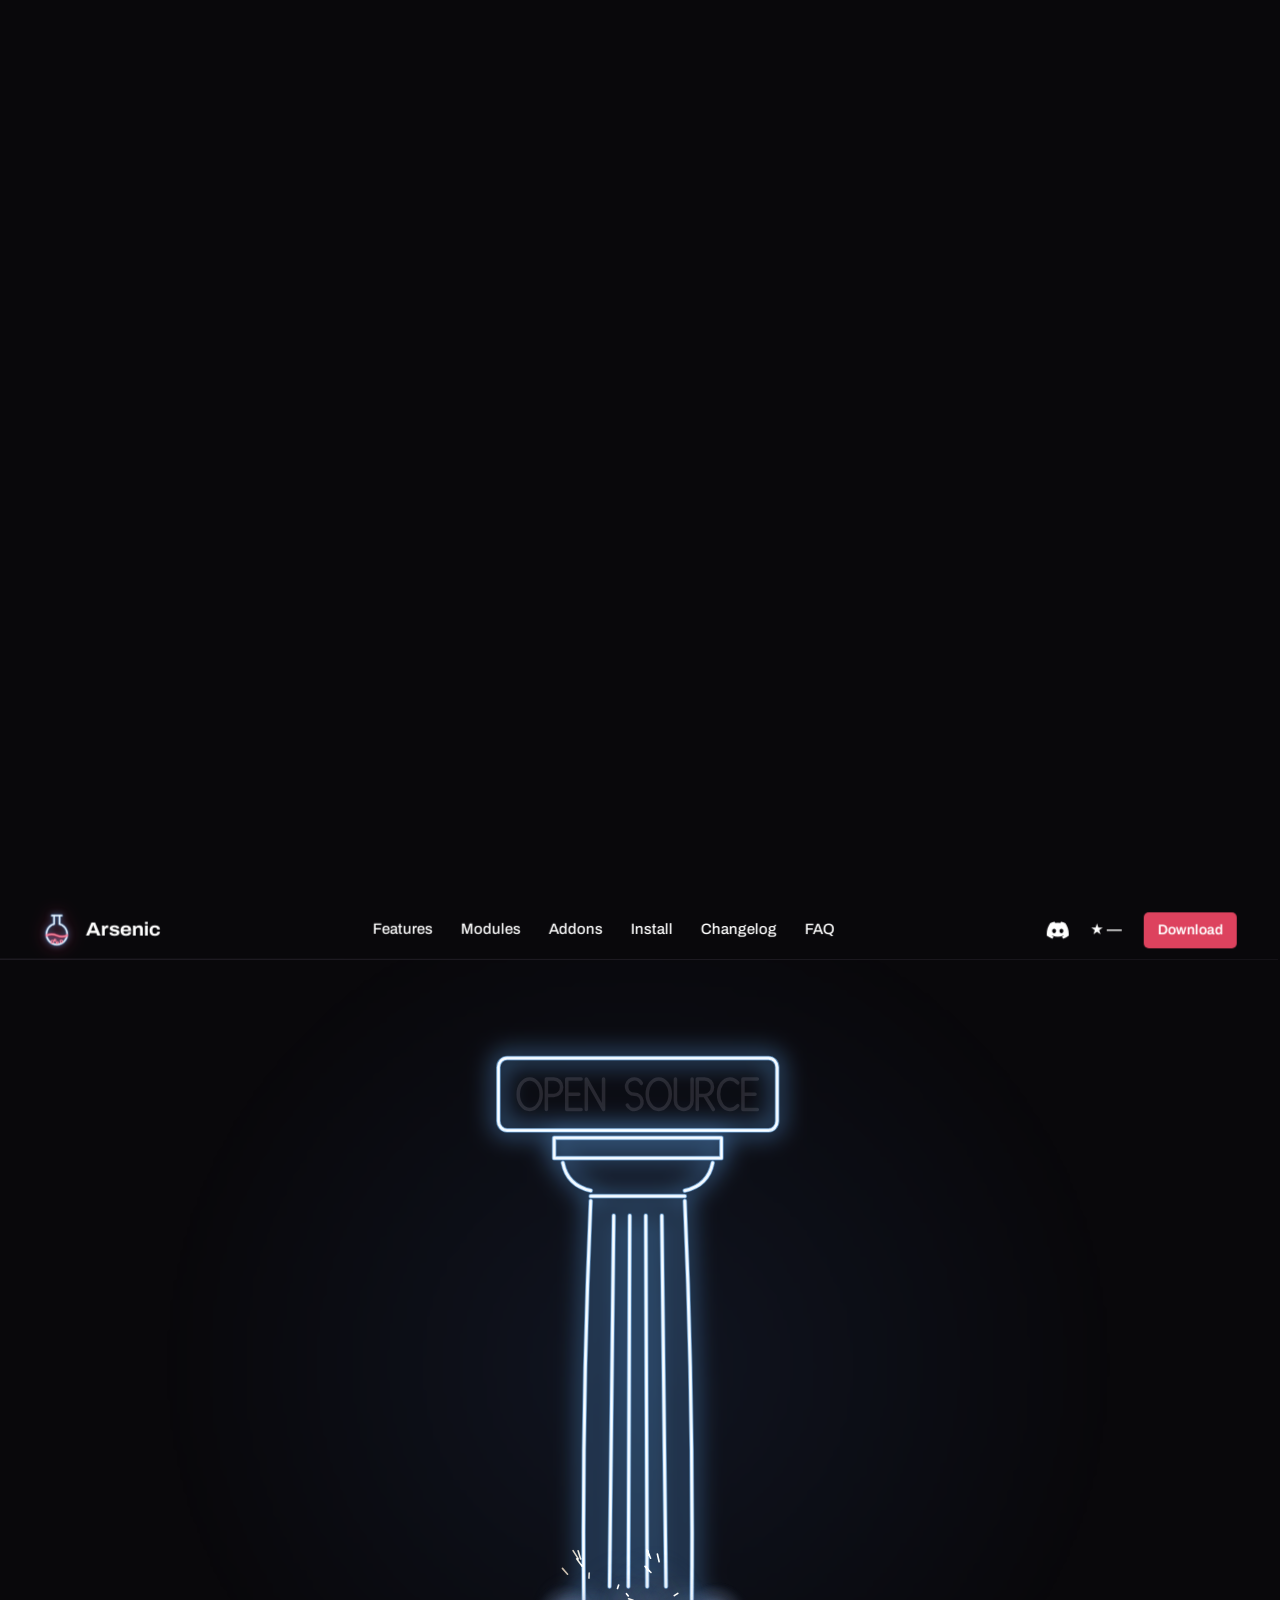
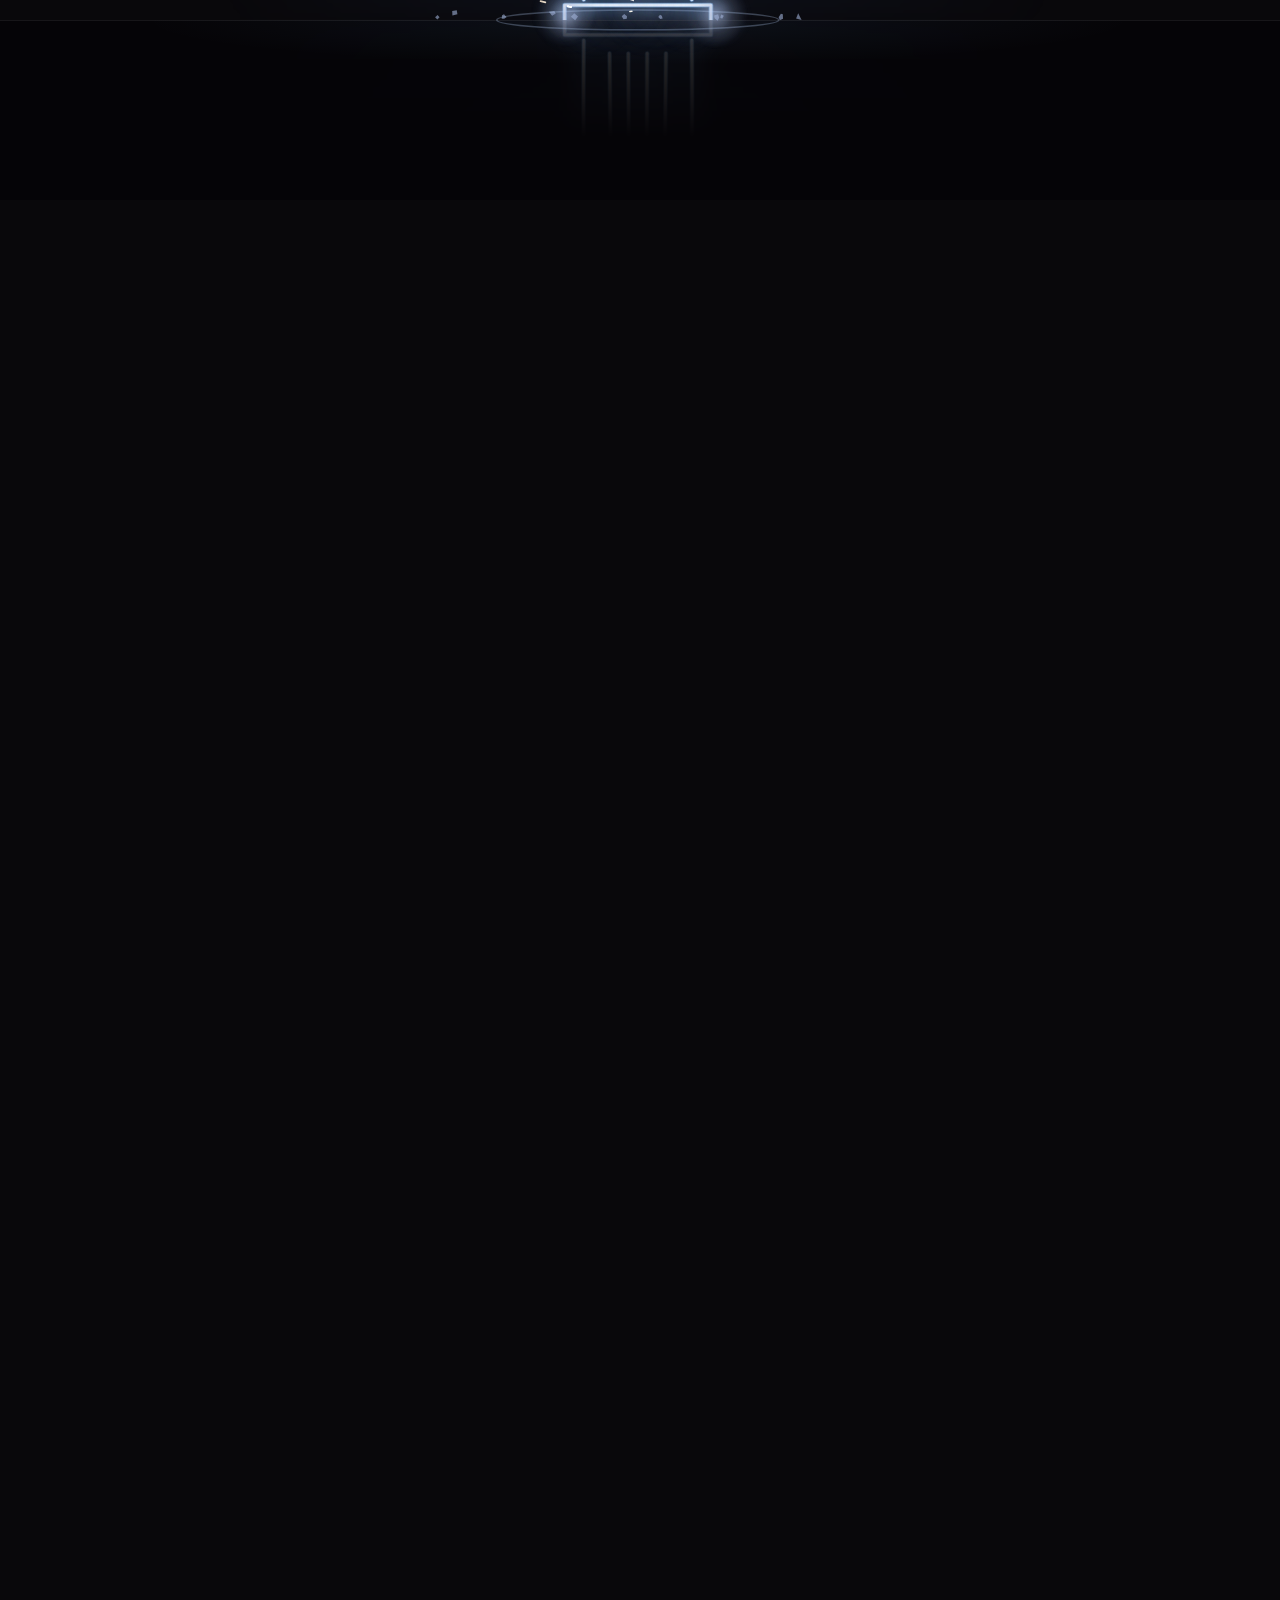
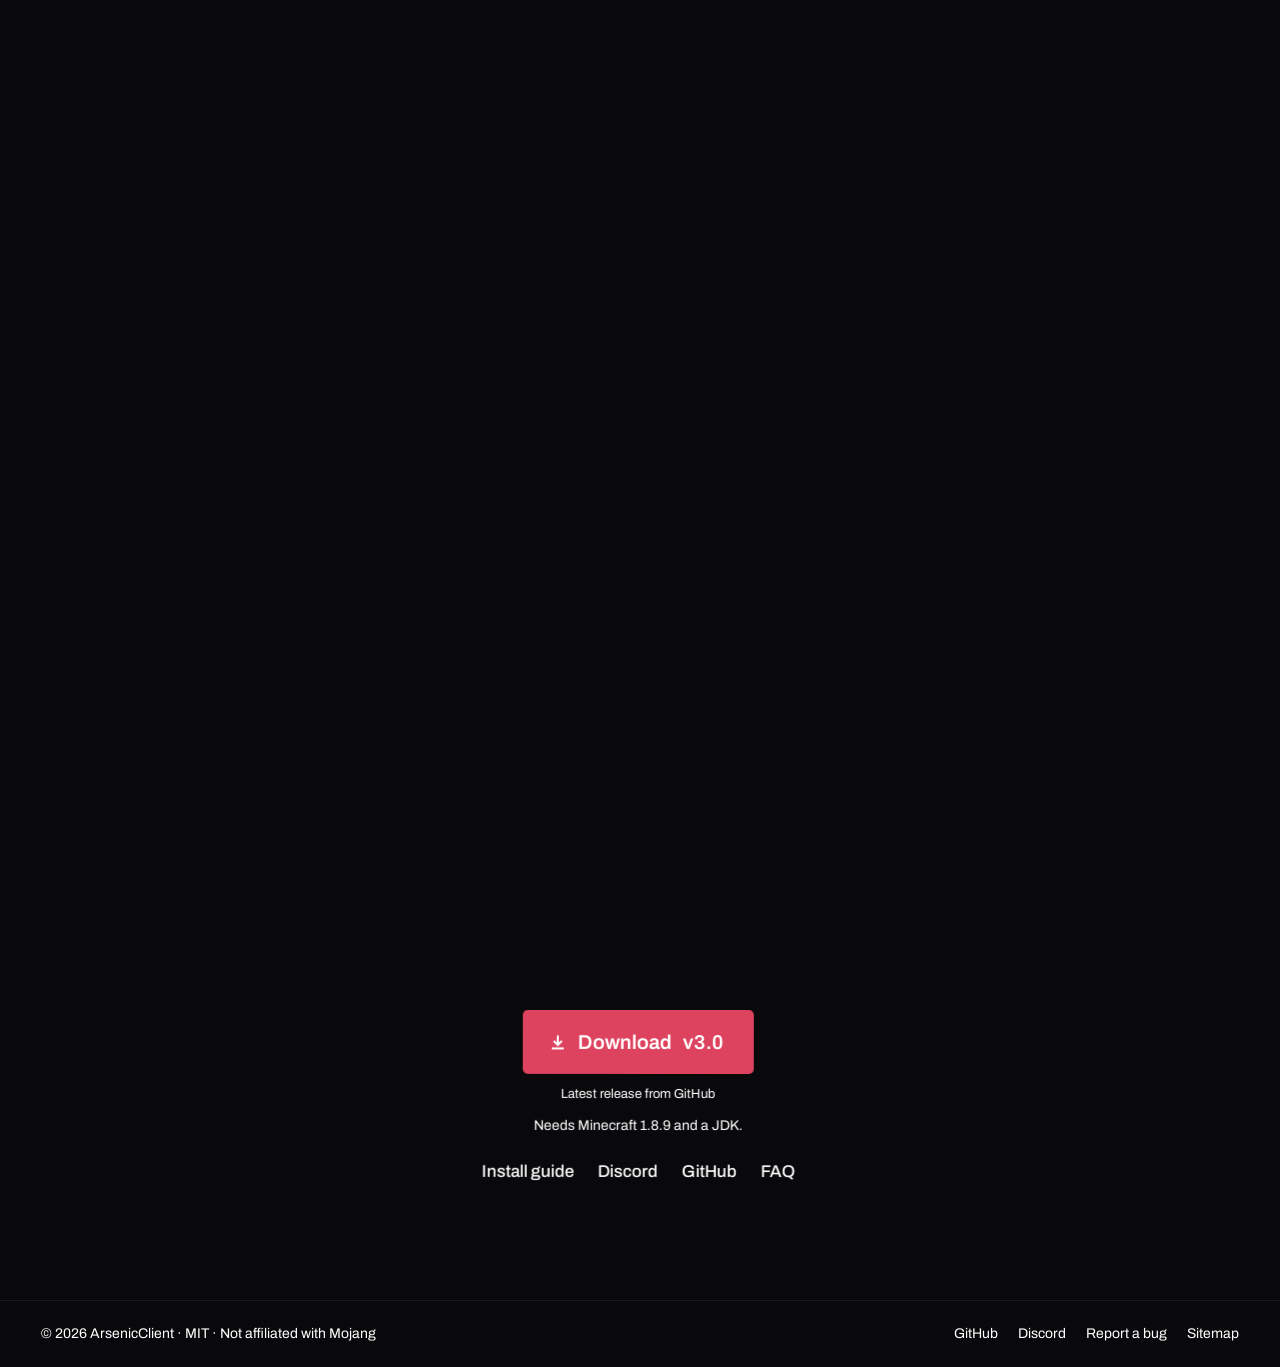
<file: index.html>
<!doctype html>
<html lang="en">
<head>
<meta charset="utf-8">
<meta name="viewport" content="width=device-width,initial-scale=1">
<title>Arsenic Client — Free Open Source Minecraft 1.8.9 PvP Client for Hypixel</title>
<meta name="description" content="Arsenic v3.0: free, open-source Minecraft 1.8.9 client built around Hypixel and Prediction anti-cheat. External injector for Vanilla, Forge and Lunar, 50+ modules, hot-loaded addons and packs.">
<meta name="robots" content="index, follow, max-snippet:-1, max-image-preview:large">
<meta name="author" content="ArsenicClient">
<meta name="theme-color" content="#09080b">
<link rel="canonical" href="https://arsenicclient.github.io/">
<link rel="icon" href="/favicon.ico" sizes="any">
<link rel="icon" type="image/png" sizes="48x48" href="/favicon-48.png">
<link rel="icon" type="image/svg+xml" href="data:image/svg+xml,%3Csvg xmlns="http://www.w3.org/2000/svg" viewBox="0 0 40 40"%3E%3Crect width="40" height="40" rx="9" fill="#09080b"/%3E%3Cpath d="M8.6 26.5Q14.3 24 20 26.5T31.4 26.5A11.5 11.5 0 0 1 8.6 26.5Z" fill="#dd425e"/%3E%3Cpath d="M14.5 4.5H25.5M17 4.5V14A11.5 11.5 0 1 0 23 14V4.5" fill="none" stroke="#d6ecff" stroke-width="2.6" stroke-linecap="round" stroke-linejoin="round"/%3E%3C/svg%3E">
<link rel="apple-touch-icon" href="/apple-touch-icon.png">
<meta name="google-site-verification" content="2pxJgqr8BIjc1vUOhCG8ClirSI0KEv28rkrMKEFR4RU" />
<meta property="og:type" content="website">
<meta property="og:url" content="https://arsenicclient.github.io/">
<meta property="og:title" content="Arsenic Client — Free Open Source Minecraft 1.8.9 PvP Client for Hypixel">
<meta property="og:description" content="Arsenic v3.0: free, open-source Minecraft 1.8.9 client built around Hypixel and Prediction anti-cheat. External injector for Vanilla, Forge and Lunar, 50+ modules, hot-loaded addons and packs.">
<meta property="og:image" content="https://img.youtube.com/vi/rcNm_LSZh-E/maxresdefault.jpg">
<meta property="og:site_name" content="Arsenic Client">
<meta property="og:locale" content="en_US">
<meta name="twitter:card" content="summary_large_image">
<meta name="twitter:title" content="Arsenic Client — Free Open Source Minecraft 1.8.9 PvP Client for Hypixel">
<meta name="twitter:description" content="Arsenic v3.0: free, open-source Minecraft 1.8.9 client built around Hypixel and Prediction anti-cheat. External injector for Vanilla, Forge and Lunar, 50+ modules, hot-loaded addons and packs.">
<meta name="twitter:image" content="https://img.youtube.com/vi/rcNm_LSZh-E/maxresdefault.jpg">
<script type="application/ld+json">
{
  "@context": "https://schema.org",
  "@type": "SoftwareApplication",
  "name": "Arsenic Client",
  "alternateName": [
    "Arsenic",
    "ArsenicClient",
    "Arsenic Minecraft Client"
  ],
  "description": "Arsenic is a free, open-source Minecraft 1.8.9 client for Hypixel PvP. Version 3.0 is an external injector for Vanilla, Forge and Lunar Client, with 50+ built-in modules and a hot-loaded Java addon and pack system.",
  "url": "https://arsenicclient.github.io/",
  "applicationCategory": "GameApplication",
  "operatingSystem": "Windows, macOS, Linux",
  "softwareVersion": "3.0",
  "datePublished": "2025-01-09",
  "dateModified": "2026-10-11",
  "offers": {
    "@type": "Offer",
    "price": "0",
    "priceCurrency": "USD"
  },
  "license": "https://opensource.org/licenses/MIT",
  "isAccessibleForFree": true,
  "downloadUrl": "https://github.com/ArsenicClient/Arsenic/releases/latest",
  "installUrl": "https://arsenicclient.github.io/install.html",
  "screenshot": "https://img.youtube.com/vi/rcNm_LSZh-E/maxresdefault.jpg",
  "softwareRequirements": "Minecraft 1.8.9 (Vanilla, Forge or Lunar Client), Java JDK 8 or newer",
  "programmingLanguage": "Java",
  "codeRepository": "https://github.com/ArsenicClient/Arsenic",
  "author": {
    "@type": "Organization",
    "name": "ArsenicClient",
    "url": "https://github.com/ArsenicClient"
  }
}
</script>
<script type="application/ld+json">
{
  "@context": "https://schema.org",
  "@type": "WebSite",
  "name": "Arsenic Client",
  "alternateName": "Arsenic",
  "url": "https://arsenicclient.github.io/"
}
</script>
<script type="application/ld+json">
{
  "@context": "https://schema.org",
  "@type": "FAQPage",
  "mainEntity": [
    {
      "@type": "Question",
      "name": "What is Arsenic Client?",
      "acceptedAnswer": {
        "@type": "Answer",
        "text": "Arsenic is a free, open-source Minecraft 1.8.9 client built around the Hypixel and Prediction anti-cheats. Anything that flags is removed from the base client, and modules have few settings so they work without configuration. Since v3.0 it is an external injector rather than a Forge mod."
      }
    },
    {
      "@type": "Question",
      "name": "How do I install Arsenic Client?",
      "acceptedAnswer": {
        "@type": "Answer",
        "text": "Start Minecraft 1.8.9 (Vanilla or Forge), double-click the Arsenic jar, pick your game in the window and press Inject. For Lunar Client, double-click the jar and choose \"inject into lunar\", then reopen Lunar on 1.8.9 with OptiFine. Never put the jar in .minecraft/mods. You need a JDK installed."
      }
    },
    {
      "@type": "Question",
      "name": "Is Arsenic still a Forge mod?",
      "acceptedAnswer": {
        "@type": "Answer",
        "text": "No. Since v3.0 Arsenic is no longer a Forge mod. It is an external injector that attaches to a running Vanilla, Forge or Lunar Client game at runtime, so the jar must not be placed in the mods folder."
      }
    },
    {
      "@type": "Question",
      "name": "Is Arsenic Client free?",
      "acceptedAnswer": {
        "@type": "Answer",
        "text": "Yes. Arsenic is completely free and open source under the MIT License. The source is on GitHub and contributions are welcome."
      }
    },
    {
      "@type": "Question",
      "name": "Does Arsenic work on Hypixel?",
      "acceptedAnswer": {
        "@type": "Answer",
        "text": "Arsenic is built around Hypixel and Prediction anti-cheat, and anything that flags is removed from the base client. No cheat client can promise you will never be banned, so test new modules carefully and use at your own risk."
      }
    },
    {
      "@type": "Question",
      "name": "Which Minecraft version and launchers does Arsenic support?",
      "acceptedAnswer": {
        "@type": "Answer",
        "text": "Minecraft 1.8.9 only. It injects into Vanilla, Forge and Lunar Client (Lunar with OptiFine on 1.8.9)."
      }
    }
  ]
}
</script>
<link rel="preconnect" href="https://fonts.googleapis.com">
<link rel="preconnect" href="https://fonts.gstatic.com" crossorigin>
<link href="https://fonts.googleapis.com/css2?family=Archivo:wdth,wght@62..125,100..900&family=JetBrains+Mono:wght@400;500;700&display=swap" rel="stylesheet">
<style>
:root{
  --void:#09080b;--bg:#121015;--bg2:#1a171e;--fg:#fff;--mute:#fff;--line:#2a2630;--red:#dd425e;--red2:#ff5f7c;
  --font:'Archivo',system-ui,sans-serif;--code:'JetBrains Mono',ui-monospace,monospace;
  --pad:clamp(16px,3.2vw,48px);--nav:60px;--sx:0px;--sy:0px;--sr:0deg;
}
*,*::before,*::after{box-sizing:border-box;margin:0;padding:0}
html{background:var(--void);color:var(--fg);-webkit-text-size-adjust:100%}
body{font:400 17px/1.55 var(--font);background:var(--void);overflow-x:hidden}
a{color:inherit;text-decoration:none}
button{font:inherit;color:inherit;background:none;border:0;cursor:pointer}
::selection{background:var(--red);color:#fff}
:focus-visible{outline:2px solid var(--red2);outline-offset:3px}
.sr{position:absolute;width:1px;height:1px;overflow:hidden;clip:rect(0 0 0 0);white-space:nowrap}
.shk{transform:translate3d(var(--sx),var(--sy),0) rotate(var(--sr))}
#neon{position:fixed;inset:0;width:100%;height:100%;z-index:30;pointer-events:none}

/* ---------- nav ---------- */
.nav{position:fixed;inset:0 0 auto;z-index:50;height:var(--nav);display:flex;align-items:center;justify-content:space-between;gap:24px;padding:0 var(--pad);background:var(--void);border-bottom:1px solid #1d1a21}
.brand{display:flex;align-items:center;gap:11px;font:700 19px/1 var(--font);font-stretch:108%}
.mark{width:36px;height:36px;flex:0 0 auto;overflow:visible;filter:drop-shadow(0 0 3px rgba(105,180,255,.55)) drop-shadow(0 0 8px rgba(255,40,85,.35))}
.bubs circle{transform-box:fill-box;transform-origin:center;animation:bub 2.4s ease-in infinite}
.bubs circle:nth-child(2){animation-duration:1.9s;animation-delay:-.7s}.bubs circle:nth-child(3){animation-duration:2.7s;animation-delay:-1.5s}.bubs circle:nth-child(4){animation-duration:2.1s;animation-delay:-1.1s}
@keyframes bub{0%{transform:translateY(0) scale(.5);opacity:0}15%{opacity:1}85%{opacity:1}100%{transform:translateY(-7.5px) scale(1);opacity:0}}
@media (prefers-reduced-motion:reduce){.bubs circle{animation:none}}
.links{display:flex;gap:28px;font:500 15px/1 var(--font);color:var(--mute)}
.links a{transition:color .15s}.links a:hover{color:var(--fg)}
.nav-r{display:flex;align-items:center;gap:22px;font:500 15px/1 var(--font);color:var(--mute)}
.nav-r>a:not(.btn),.nav-r button{transition:color .15s}
.nav-r>a:not(.btn):hover,.nav-r button:hover{color:var(--fg)}
.gh b{color:var(--fg);font-weight:600}
.dc{display:grid;place-items:center;width:34px;height:34px;margin:0 -6px}
.dc svg{width:22px;height:22px}
@media (max-width:860px){.links,.gh{display:none}.nav-r{gap:16px}}

/* ---------- buttons ---------- */
.btn{display:inline-flex;align-items:center;gap:11px;height:52px;padding:0 22px 0 20px;background:var(--red);color:#fff;font:600 17px/1 var(--font);border-radius:5px;transition:background .15s;white-space:nowrap}
.btn:hover{background:#e9566f}
.btn:active{transform:translateY(1px)}
.btn svg{width:18px;height:18px;flex:0 0 auto}
.btn.sm{height:36px;padding:0 14px;font-size:14px}
.btn.xl{height:64px;padding:0 30px 0 26px;font-size:20px}
.meta{font:400 13px/1.3 var(--font);color:var(--mute);min-height:17px}

/* ---------- hero + finale: the canvas draws the temple, this is the text under the floor ---------- */
.hero,.end{position:relative;height:100svh;min-height:600px;background:var(--void)}
.under{position:absolute;z-index:35;left:var(--pad);right:var(--pad);top:calc(var(--floor,74%) + 34px);display:flex;justify-content:space-between;align-items:flex-start;gap:28px}
.lede{font:700 clamp(24px,2.5vw,36px)/1.12 var(--font);font-stretch:106%;letter-spacing:-.015em}
.cta{display:flex;flex-direction:column;align-items:flex-end;gap:10px;flex:0 0 auto}
.reveal{opacity:0;transform:translateY(12px);transition:opacity .5s,transform .6s cubic-bezier(.2,.8,.2,1)}
.live .reveal{opacity:1;transform:none}
.live .reveal.d1{transition-delay:.1s}
.grab{position:absolute;z-index:36;cursor:grab;touch-action:pan-y;-webkit-tap-highlight-color:transparent}
.grab:active{cursor:grabbing}
.blk{position:absolute;z-index:37;cursor:pointer;touch-action:pan-y;-webkit-tap-highlight-color:transparent}
.end .under{flex-direction:column;align-items:center;text-align:center;gap:12px}
.fine{font-size:14px;color:var(--mute)}
.end-links{display:flex;justify-content:center;flex-wrap:wrap;gap:24px;margin-top:10px;font-weight:500;color:var(--mute)}
.end-links a:hover{color:var(--fg)}
@media (max-width:820px){
  .under{flex-direction:column;gap:20px;top:calc(var(--floor,64%) + 26px)}
  .cta{align-items:flex-start}
}

/* ---------- gates: a pillar rises, you go through its shaft into the section ---------- */
.gate{position:relative;background:var(--void)}
.card{position:relative;min-height:100svh;background:var(--bg);display:flex;flex-direction:column;justify-content:center;padding:calc(var(--nav) + clamp(20px,4vh,48px)) var(--pad) clamp(36px,6vh,64px);opacity:0}
.card-h{text-align:center;margin-bottom:clamp(28px,5vh,56px)}
.card h2{font:800 clamp(40px,6.2vw,104px)/.94 var(--font);font-stretch:110%;letter-spacing:-.025em;max-width:12em;margin:0 auto;text-wrap:balance}
.card-h p{margin:16px auto 0;max-width:30em;font-size:clamp(17px,1.4vw,20px);color:var(--mute)}
.card-h .nomods{display:flex;justify-content:center;align-items:baseline;margin-top:20px;font:500 clamp(28px,3.6vw,56px)/1 var(--code);letter-spacing:-.02em}
.card-h .nomods span{font-size:.5em;color:var(--mute);margin-right:.12em}
.nomods s{position:relative;text-decoration:none;color:#fff}
.nomods s::after{content:"";position:absolute;left:-3%;right:-10%;top:48%;height:.11em;min-height:5px;background:var(--red2);border-radius:4px;transform:rotate(-11deg)}
.static .card{opacity:1}

/* ---------- sections ---------- */
.sec-in{width:100%;max-width:1180px;margin:0 auto;display:grid;grid-template-columns:minmax(0,5fr) minmax(0,7fr);gap:clamp(32px,5vw,84px);align-items:start}
@media (max-width:900px){.sec-in{grid-template-columns:1fr}}
.lnk{display:inline-flex;align-items:center;gap:8px;font-weight:600;border-bottom:2px solid var(--red);padding-bottom:2px;transition:gap .2s}
.lnk:hover{gap:13px}
code{font:400 .86em var(--code);background:var(--bg2);border:1px solid var(--line);padding:.08em .35em;border-radius:3px;white-space:nowrap}

.sub{font:500 14px/1 var(--font);color:var(--mute);margin-bottom:14px}
.sub b{color:var(--fg);font-weight:600}
.crew{display:flex;flex-wrap:wrap;gap:8px;margin-bottom:28px;min-height:44px}
.crew a{display:block;border-radius:6px;transition:transform .15s}
.crew a:hover{transform:translateY(-3px)}
.crew img{display:block;width:44px;height:44px;border-radius:6px;background:var(--bg2);border:1px solid var(--line)}

.pane{background:#0f0d12;border:1px solid var(--line);border-radius:6px;overflow:hidden}
.pane-h{display:flex;align-items:center;justify-content:space-between;gap:12px;padding:12px 16px;background:#16131a;border-bottom:1px solid var(--line);font:500 13px/1 var(--font);color:var(--mute)}
.pane-h b{color:var(--fg);font-weight:600}
@media (max-width:560px){.pane-h .path{display:none}}
.log{list-style:none}
.log li{display:grid;grid-template-columns:70px minmax(0,1fr) auto;gap:14px;align-items:baseline;padding:12px 16px;border-bottom:1px solid #1d1a21;font-size:15px}
.log li:last-child{border-bottom:0}
.log .sha{font:400 13px var(--code);color:var(--red2)}
.log .msg{white-space:nowrap;overflow:hidden;text-overflow:ellipsis}
.log .who{font-size:13px;color:var(--mute);white-space:nowrap}
@media (max-width:560px){.log li{grid-template-columns:62px minmax(0,1fr)}.log .who{display:none}}

.steps{list-style:none;counter-reset:s;border-top:1px solid var(--line);margin-bottom:32px}
.steps li{display:grid;grid-template-columns:40px 1fr;align-items:baseline;padding:16px 0;border-bottom:1px solid var(--line);font-size:18px}
.steps li::before{counter-increment:s;content:counter(s);font:700 16px/1 var(--font);color:var(--red2)}
.packs{display:flex;flex-wrap:wrap;gap:8px;margin-bottom:32px}
.packs span{padding:8px 12px;border:1px solid var(--line);border-radius:4px;font-size:14px;color:var(--mute)}
.packs b{color:var(--fg);font-weight:600;margin-right:5px}

.tabs{display:flex;gap:2px}
.tabs button{padding:8px 12px 7px;border-radius:4px 4px 0 0;font:500 13px/1 var(--code);color:var(--mute)}
.tabs button[aria-selected=true]{background:#0f0d12;color:var(--fg)}
.code{font:400 13.5px/1.62 var(--code);padding:16px 0;overflow:auto;max-height:430px;counter-reset:ln;tab-size:4}
@media (max-width:560px){.code{max-height:340px;font-size:12.5px}}
.code .ln{display:block;padding:0 18px 0 0;white-space:pre}
.code .ln::before{counter-increment:ln;content:counter(ln);display:inline-block;width:44px;padding-right:16px;text-align:right;color:#fff}
.k{color:#ff7a90}.a{color:#f5c26b}.s{color:#9fe0a8}.c{color:#fff}.ty{color:#9ec5ff}.n{color:#d6b4ff}

.works ul{list-style:none;display:grid;grid-template-columns:repeat(3,1fr);gap:12px}
.works li{background:var(--bg2);border:1px solid var(--line);border-radius:6px;padding:20px 20px 18px;display:flex;flex-direction:column}
.works .ico{width:44px;height:44px;margin-bottom:22px}
.works .ico svg{display:block;width:100%;height:100%}
.works b{font:700 clamp(22px,2.2vw,30px)/1 var(--font);font-stretch:106%}
.works span{display:flex;align-items:center;gap:8px;margin-top:12px;font-size:14px;color:var(--mute)}
.works span svg{width:14px;height:14px;color:#6fe08a}
@media (max-width:560px){.works li{padding:14px 12px}.works .ico{width:34px;height:34px;margin-bottom:16px}}

footer{display:flex;justify-content:space-between;flex-wrap:wrap;gap:12px;padding:22px var(--pad);border-top:1px solid #1d1a21;font-size:14px;color:var(--mute);background:var(--void)}
footer nav{display:flex;gap:20px;flex-wrap:wrap}
footer a:hover{color:var(--fg)}
@media (prefers-reduced-motion:reduce){.reveal{transition:none}}
</style>
</head>
<body>
<header class="nav shk">
  <a class="brand" href="#top" aria-label="Arsenic home"><svg class="mark" viewBox="0 0 40 40" aria-hidden="true"><path d="M8.6 26.5Q14.3 24 20 26.5T31.4 26.5A11.5 11.5 0 0 1 8.6 26.5Z" fill="rgba(255,60,104,.16)"/><g fill="none" stroke-linecap="round" stroke-linejoin="round"><path d="M14.5 4.5H25.5M17 4.5V14A11.5 11.5 0 1 0 23 14V4.5" stroke="#69b4ff" stroke-width="3.4" opacity=".35"/><path d="M14.5 4.5H25.5M17 4.5V14A11.5 11.5 0 1 0 23 14V4.5" stroke="#d6ecff" stroke-width="1.7"/><path d="M14.5 4.5H25.5M17 4.5V14A11.5 11.5 0 1 0 23 14V4.5" stroke="#fff" stroke-width=".6"/><path d="M8.6 26.5Q14.3 24 20 26.5T31.4 26.5" stroke="#ff2a58" stroke-width="3.2" opacity=".4"/><path d="M8.6 26.5Q14.3 24 20 26.5T31.4 26.5" stroke="#ff8aa2" stroke-width="1.6"/><g class="bubs" stroke="#ff8aa2" stroke-width="1.2"><circle cx="15" cy="33.5" r="1.5"/><circle cx="20.5" cy="34.5" r="1.1"/><circle cx="25" cy="33" r="1.4"/><circle cx="18" cy="32" r="1"/></g></g></svg>Arsenic</a>
  <nav class="links" aria-label="Pages"><a href="features.html">Features</a><a href="modules.html">Modules</a><a href="addons.html">Addons</a><a href="install.html">Install</a><a href="changelog.html">Changelog</a><a href="faq.html">FAQ</a></nav>
  <div class="nav-r">
    <a class="dc" href="https://discord.gg/t6cJQVHupk" target="_blank" rel="noopener" aria-label="Discord"><svg viewBox="0 0 24 24" aria-hidden="true"><path fill="currentColor" d="M20.317 4.37a19.79 19.79 0 0 0-4.885-1.515.074.074 0 0 0-.079.037c-.21.375-.444.865-.608 1.25a18.27 18.27 0 0 0-5.487 0 12.64 12.64 0 0 0-.617-1.25.077.077 0 0 0-.079-.037A19.74 19.74 0 0 0 3.677 4.37a.07.07 0 0 0-.032.027C.533 9.046-.32 13.58.099 18.057a.082.082 0 0 0 .031.057 19.9 19.9 0 0 0 5.993 3.03.078.078 0 0 0 .084-.028c.462-.63.874-1.295 1.226-1.994a.076.076 0 0 0-.041-.106 13.1 13.1 0 0 1-1.872-.892.077.077 0 0 1-.008-.128 10.2 10.2 0 0 0 .372-.292.074.074 0 0 1 .077-.01c3.928 1.793 8.18 1.793 12.062 0a.074.074 0 0 1 .078.01c.12.098.246.198.373.292a.077.077 0 0 1-.006.127 12.3 12.3 0 0 1-1.873.892.077.077 0 0 0-.041.107c.36.698.772 1.362 1.225 1.993a.076.076 0 0 0 .084.028 19.84 19.84 0 0 0 6.002-3.03.077.077 0 0 0 .032-.054c.5-5.177-.838-9.674-3.549-13.66a.061.061 0 0 0-.031-.03zM8.02 15.33c-1.183 0-2.157-1.085-2.157-2.419 0-1.333.956-2.419 2.157-2.419 1.21 0 2.176 1.096 2.157 2.42 0 1.333-.956 2.418-2.157 2.418zm7.975 0c-1.183 0-2.157-1.085-2.157-2.419 0-1.333.955-2.419 2.157-2.419 1.21 0 2.176 1.096 2.157 2.42 0 1.333-.946 2.418-2.157 2.418z"/></svg></a>
    <a class="gh" href="https://github.com/ArsenicClient/Arsenic" target="_blank" rel="noopener">★ <b data-gh="stars">—</b></a>
    <a class="btn sm" href="https://github.com/ArsenicClient/Arsenic/releases/latest" data-gh-href="jar">Download</a>
  </div>
</header>

<main>
<section class="hero" id="top">
  <h1 class="sr">Arsenic, a free Minecraft 1.8.9 client. Open source, addons, injectable.</h1>
  <div class="under shk">
    <div class="reveal">
      <p class="lede">Free client for Minecraft 1.8.9.</p>
      <p class="sr"><span data-gh="stars">—</span> stars, <span data-gh="commits">—</span> commits, <span data-gh="downloads">—</span> downloads.</p>
    </div>
    <div class="cta reveal d1">
      <a class="btn" href="https://github.com/ArsenicClient/Arsenic/releases/latest" data-gh-href="jar"><svg viewBox="0 0 18 18" fill="none" stroke="currentColor" stroke-width="2" aria-hidden="true"><path d="M9 2.5v9.5M5 8l4 4 4-4M3 15.5h12"/></svg>Download <span data-gh="tag">v3.0</span></a>
      <span class="meta" data-gh="jarmeta"></span>
    </div>
  </div>
</section>

<section class="gate" id="source" aria-label="Open source">
  <div class="card">
    <div class="card-h">
      <h2>Every line is public.</h2>
      <p>MIT licensed.</p>
    </div>
    <div class="sec-in">
    <div>
      <h3 class="sub"><b data-gh="people">—</b> contributors</h3>
      <div class="crew" id="crew"></div>
      <a class="lnk" href="https://github.com/ArsenicClient/Arsenic" target="_blank" rel="noopener">GitHub ↗</a>
    </div>
    <div class="pane">
      <div class="pane-h"><span><b>git log</b> · ArsenicClient/Arsenic</span><span id="logAge"></span></div>
      <ul class="log" id="log"><li><span class="sha">·······</span><span class="msg">Fetching commits…</span><span class="who"></span></li></ul>
    </div>
    </div>
  </div>
</section>

<section class="gate" id="addons" aria-label="Addons">
  <div class="card">
    <div class="card-h">
      <h2>Write your own modules.</h2>
      <p>Plain Java. Loads without a restart.</p>
    </div>
    <div class="sec-in">
    <div>
      <ol class="steps">
        <li><span>Drop a <code>.java</code> file in <code>~/Arsenic/addons</code></span></li>
        <li><span>Type <code>.addon reload</code></span></li>
        <li><span>It's in your ClickGUI</span></li>
      </ol>
      <div class="packs"><span><b>18</b>HUD</span><span><b>18</b>Render</span><span><b>13</b>QoL</span><span><b>7</b>Pit</span><span><b>6</b>Bedwars</span><span><b>6</b>Hypixel</span><span><b>3</b>Movement</span></div>
      <a class="lnk" href="addons.html">Addon packs →</a>
    </div>
    <div class="pane">
      <div class="pane-h" style="padding-bottom:0"><div class="tabs" role="tablist"><button role="tab" aria-selected="true" data-tab="0">HitCounter.java</button><button role="tab" aria-selected="false" data-tab="1">AutoGG.java</button></div><span class="path" style="padding-bottom:12px">~/Arsenic/addons</span></div>
      <div class="code" id="code"></div>
    </div>
    </div>
  </div>
</section>

<section class="gate" id="inject" aria-label="Injectable">
  <div class="card">
    <div class="card-h">
      <h2>It's not a mod.</h2>
      <p class="nomods" aria-label="Nothing goes in .minecraft/mods"><span>.minecraft/</span><s>mods/</s></p>
      <p>It attaches to a game that's already running.</p>
    </div>
    <div class="sec-in">
    <div>
      <ol class="steps">
        <li><span>Open Minecraft 1.8.9</span></li>
        <li><span>Run the Arsenic jar</span></li>
        <li><span>Pick your game, press Inject</span></li>
      </ol>
      <a class="lnk" href="install.html">Install guide →</a>
    </div>
    <div class="works">
      <h3 class="sub">Works with</h3>
      <ul>
        <li><i class="ico" data-ico="grass" aria-hidden="true"></i><b>Vanilla</b><span><svg viewBox="0 0 14 14" fill="none" stroke="currentColor" stroke-width="2.2" aria-hidden="true"><path d="M2.5 7.5l3 3 6-7"/></svg>1.8.9</span></li>
        <li><i class="ico" data-ico="anvil" aria-hidden="true"></i><b>Forge</b><span><svg viewBox="0 0 14 14" fill="none" stroke="currentColor" stroke-width="2.2" aria-hidden="true"><path d="M2.5 7.5l3 3 6-7"/></svg>1.8.9</span></li>
        <li><i class="ico" data-ico="moon" aria-hidden="true"></i><b>Lunar</b><span><svg viewBox="0 0 14 14" fill="none" stroke="currentColor" stroke-width="2.2" aria-hidden="true"><path d="M2.5 7.5l3 3 6-7"/></svg>1.8.9</span></li>
      </ul>
    </div>
    </div>
  </div>
</section>

<section class="end" id="download" aria-label="Download">
  <div class="under shk">
    <a class="btn xl" href="https://github.com/ArsenicClient/Arsenic/releases/latest" data-gh-href="jar"><svg viewBox="0 0 18 18" fill="none" stroke="currentColor" stroke-width="2" aria-hidden="true"><path d="M9 2.5v9.5M5 8l4 4 4-4M3 15.5h12"/></svg>Download <span data-gh="tag">v3.0</span></a>
    <span class="meta" data-gh="jarmeta">Latest release from GitHub</span>
    <p class="fine">Needs Minecraft 1.8.9 and a JDK.</p>
    <nav class="end-links" aria-label="More"><a href="install.html">Install guide</a><a href="https://discord.gg/t6cJQVHupk" target="_blank" rel="noopener">Discord</a><a href="https://github.com/ArsenicClient/Arsenic" target="_blank" rel="noopener">GitHub</a><a href="faq.html">FAQ</a></nav>
  </div>
</section>
</main>
<footer>
  <span id="footerCopy">© 2026 ArsenicClient · MIT · Not affiliated with Mojang</span>
  <nav aria-label="Footer"><a href="https://github.com/ArsenicClient/Arsenic" target="_blank" rel="noopener">GitHub</a><a href="https://discord.gg/t6cJQVHupk" target="_blank" rel="noopener">Discord</a><a href="https://github.com/ArsenicClient/Arsenic/issues" target="_blank" rel="noopener">Report a bug</a><a href="sitemap.xml">Sitemap</a></nav>
</footer>
<canvas id="neon" aria-hidden="true"></canvas>

<script>
(() => {
const $ = (s, r = document) => r.querySelector(s), $$ = (s, r = document) => [...r.querySelectorAll(s)];
const reduce = matchMedia('(prefers-reduced-motion: reduce)').matches;
const clamp = (v, a = 0, b = 1) => Math.min(b, Math.max(a, v)), lerp = (a, b, t) => a + (b - a) * t;
const smooth = t => t * t * (3 - 2 * t), sstep = (a, b, x) => smooth(clamp((x - a) / (b - a)));
const fmt = n => n == null ? '—' : n.toLocaleString('en-US');
const esc = s => String(s).replace(/[&<>"]/g, c => ({ '&': '&amp;', '<': '&lt;', '>': '&gt;', '"': '&quot;' }[c]));
const wait = ms => new Promise(r => setTimeout(r, ms));
const anim = (ms, fn) => new Promise(res => { const t0 = performance.now(); (function f(t) { const p = Math.min(1, (t - t0) / ms); fn(p); p < 1 ? requestAnimationFrame(f) : res(); })(t0); });
const root = document.documentElement, NAV = 60;
if (reduce) document.body.classList.add('static');

/* ---------- single-stroke tube lettering (cap height 100, baseline 100) ---------- */
const GLYPH = {
  A: [64, 'M0 100L32 0L64 100M15 63H49'],
  B: [55, 'M0 0V100M0 0H26A23 23 0 0 1 26 46H3M3 46H28A27 27 0 0 1 28 100H0'],
  C: [67, 'M66.8 12.8A40 50 0 1 0 66.8 87.2'],
  D: [60, 'M0 0V100M0 0H14A46 50 0 0 1 14 100H0'],
  E: [50, 'M50 0H0V100H50M6 50H42'],
  I: [0, 'M0 0V100'],
  J: [44, 'M44 0V78A22 22 0 0 1 0 78'],
  L: [46, 'M0 0V100H46'],
  N: [60, 'M0 100V0L60 100V0'],
  O: [80, 'M40 0A40 50 0 1 1 40 100A40 50 0 1 1 40 0'],
  P: [53, 'M0 100V0H26A27 27 0 0 1 26 54H0'],
  R: [56, 'M0 100V0H26A27 27 0 0 1 26 54H0M28 58L56 100'],
  S: [54, 'M51.5 14.4A27 25 0 1 0 27 50A27 25 0 1 1 2.5 85.6'],
  T: [56, 'M0 0H56M28 5V100'],
  U: [58, 'M0 0V71A29 29 0 0 0 58 71V0'],
  W: [84, 'M0 0L21 100L42 8L63 100L84 0'],
  M: [70, 'M0 100V0L35 64L70 0V100'],
  s: [35, 'M33 45.2A17.3 16 0 1 0 17.3 68A17.3 16 0 1 1 1.6 90.8'],
  0: [56, 'M28 0A28 50 0 1 1 28 100A28 50 0 1 1 28 0'],
  1: [44, 'M4 18L24 0V100M4 100H44'],
  2: [54, 'M2 22A26 24 0 1 1 46 42L0 100H54'],
  3: [52, 'M2 14A25 23 0 1 1 24 48A27 26 0 1 1 0 88'],
  4: [56, 'M40 100V0L0 70H56'],
  5: [52, 'M50 0H6L2 44A28 28 0 1 1 0 90'],
  6: [56, 'M44 2Q4 14 2 70M2 70A26 26 0 1 0 54 70A26 26 0 1 0 2 70'],
  7: [52, 'M0 0H52L16 100'],
  8: [52, 'M26 0A22 23 0 1 1 26 46A22 23 0 1 1 26 0M26 46A26 27 0 1 1 26 100A26 27 0 1 1 26 46'],
  9: [54, 'M54 30A27 27 0 1 0 54 32Q52 88 10 98'],
  ',': [10, 'M8 88L2 108'],
  ' ': [44, ''],
};
const M = (a, b, c, d, e, f) => new DOMMatrix([a, b, c, d, e, f]), I = M(1, 0, 0, 1, 0, 0);
const textW = (str, track) => [...str].reduce((w, ch) => w + (GLYPH[ch] ? GLYPH[ch][0] + track : 0), 0) - track;
const P2 = (d, m) => { const p = new Path2D(); p.addPath(new Path2D(d), m); return p; };
const join = (list, m = I) => { const p = new Path2D(); list.forEach(d => p.addPath(typeof d === 'string' ? new Path2D(d) : d, m)); return p; };
function textPaths(str, cap, track, cx, base) {
  let x = 0; const items = [];
  for (const ch of str) { const g = GLYPH[ch]; if (!g) continue; if (g[1]) items.push([g[1], x]); x += g[0] + track; }
  const k = cap / 100, x0 = cx - (x - track) * k / 2;
  return items.map(([d, gx]) => P2(d, M(k, 0, 0, k, x0 + gx * k, base - cap)));
}

/* ---------- columns, drawn as tubes. x centred on 0, y=0 is the abacus top, y=Ct is the floor ---------- */
const spiral = (cx, cy, R, turns, dir, n = 80) => { const k = Math.log(R / 2.4) / (turns * Math.PI * 2), pts = []; for (let i = 0; i <= n; i++) { const t = i / n * turns * Math.PI * 2, r = R * Math.exp(-k * t), a = -Math.PI / 2 - dir * t; pts.push([cx + Math.cos(a) * r, cy + Math.sin(a) * r]); } return pts; };
const poly = pts => pts.map((p, i) => (i ? 'L' : 'M') + p[0].toFixed(1) + ' ' + p[1].toFixed(1)).join('');
const rr = (x0, y0, x1, y1, r) => `M${x0 + r} ${y0}H${x1 - r}A${r} ${r} 0 0 1 ${x1} ${y0 + r}V${y1 - r}A${r} ${r} 0 0 1 ${x1 - r} ${y1}H${x0 + r}A${r} ${r} 0 0 1 ${x0} ${y1 - r}V${y0 + r}A${r} ${r} 0 0 1 ${x0 + r} ${y0}Z`;
const leaf = (x, by, w, h, lean, hook = true) => { const L = x + lean, s = Math.sign(lean); return `M${x - w / 2} ${by}C${x - w / 2} ${by - h * .55} ${L - w * .14} ${by - h * .92} ${L} ${by - h}C${L + w * .14} ${by - h * .92} ${x + w / 2} ${by - h * .55} ${x + w / 2} ${by}` + (s && hook ? `M${L} ${by - h}q${s * 10} -2 ${s * 12} 9` : ''); };
const meander = (x0, x1, yb, g) => { const per = 6 * g, n = Math.floor((x1 - x0) / per), st = (x0 + x1) / 2 - n * per / 2; let d = `M${st} ${yb}`; for (let i = 0; i < n; i++) { const x = st + i * per; d += `V${yb - 2 * g}H${x + 4 * g}V${yb - g}H${x + 2 * g}V${yb}H${x + 6 * g}`; } return d + `V${yb - 2 * g}`; };
const PW = 320, PH = 78, ROOF = 348, ORD = ['doric', 'ionic', 'corinthian'], LABELS = ['OPEN SOURCE', 'ADDONS', 'INJECTABLE'];

function column(order, Ct, label) {
  const B = [], F = [];
  const pill = `M-64 ${Ct - 42}H64A10 10 0 0 1 64 ${Ct - 22}H-64A10 10 0 0 1-64 ${Ct - 42}Z`, plinth = w => `M${-w} ${Ct}V${Ct - 16}H${w}V${Ct}`;
  let T, base, tw, bw, nf;
  if (order === 'doric') {
    T = 68; base = 22; tw = 54; bw = 62; nf = 4;
    B.push('M-96 0H96V22H-96Z', 'M-86 27C-82 46-68 54-54 57', 'M86 27C82 46 68 54 54 57', 'M-54 63H54', plinth(84));
  } else if (order === 'ionic') {
    T = 86; base = 50; tw = 46; bw = 54; nf = 3;
    B.push('M-82 0H82V10H-82Z', poly([...spiral(-64, 40, 24, 2.2, 1).reverse(), ...spiral(64, 40, 24, 2.2, -1)]), 'M-42 56Q0 72 42 56', 'M-50 80H50', pill, plinth(88));
  } else {
    T = 150; base = 50; tw = 46; bw = 54; nf = 3;
    // outer leaves curl up into the corner volutes
    B.push('M-94 0H94L84 15Q0 22-84 15Z', poly(spiral(-80, 31, 12, 1.7, 1)), poly(spiral(80, 31, 12, 1.7, -1)), 'M-6 36a6 6 0 1 0 12 0a6 6 0 1 0-12 0',
      leaf(-56, 140, 46, 56, -8, false), 'M-64 84C-74 70-88 58-82 44', leaf(56, 140, 46, 56, 8, false), 'M64 84C74 70 88 58 82 44',
      leaf(0, 140, 44, 74, 0), 'M0 136V76', leaf(-25, 140, 18, 34, 0), leaf(25, 140, 18, 34, 0), 'M-50 145H50', pill, plinth(88));
  }
  const y0 = T, y1 = Ct - base, mid = (y0 + y1) / 2, cxm = (tw + bw) / 2 + 6;
  B.push(`M${-tw} ${y0}Q${-cxm} ${mid} ${-bw} ${y1}`, `M${tw} ${y0}Q${cxm} ${mid} ${bw} ${y1}`);
  for (let k = 1; k <= nf; k++) { const f = k / (nf + 1) * 2 - 1; F.push(`M${(f * (tw - 8)).toFixed(1)} ${y0 + 16}L${(f * (bw - 8)).toFixed(1)} ${y1 - 14}`); }
  const m = M(1, 0, 0, 1, 0, -Ct);
  return {
    body: join(B, m), flutes: join(F, m), plaque: join([rr(-PW / 2, -PH - 8, PW / 2, -8, 10)], m),
    label: join(textPaths(label, 33, 18, 0, -8 - PH / 2 + 16.5), m),
    shaft: { y0: y0 - Ct, y1: y1 - Ct, tw, bw, cx: cxm }, H: Ct,
  };
}
// roof: bottom edge at y=0, apex at y=-256; the flask sits under the apex
const FL = M(1.3, 0, 0, 1.3, -26, -231);
function roofGeo(text) {
  return {
    frame: join(['M-490 -128H490V0H-490Z', meander(-468, 468, -140, 7), 'M-500 -166H500L0 -256Z']),
    flask: join(['M14.5 4.5H25.5M17 4.5V14A11.5 11.5 0 1 0 23 14V4.5'], FL), liquid: join(['M8.6 26.5Q14.3 24 20 26.5T31.4 26.5'], FL),
    letters: textPaths(text, 84, 30, 0, -22),
  };
}

/* ---------- neon renderer ---------- */
const cv = $('#neon'), ctx = cv.getContext('2d');
let DPR = 1, maxDPR = 2;
// glow goes on a small canvas that gets blurred and stretched over the tubes; shadowBlur at full size is what slow machines choke on
const GQ = .3, gv = document.createElement('canvas'), gx = gv.getContext('2d'), bv = document.createElement('canvas'), bx = bv.getContext('2d');
const canFilter = 'filter' in gx;
let glowed = false;
function fit() {
  DPR = Math.min(maxDPR, devicePixelRatio || 1); cv.width = innerWidth * DPR; cv.height = innerHeight * DPR;
  bv.width = gv.width = Math.ceil(innerWidth * GQ); bv.height = gv.height = Math.ceil(innerHeight * GQ);
}
const NEON = {
  white: { glow: 'rgb(105,180,255)', halo: 'rgba(130,195,255,.5)', tube: '#d6ecff', core: '#ffffff' },
  red: { glow: 'rgb(255,34,80)', halo: 'rgba(255,60,104,.5)', tube: '#ff8aa2', core: '#fff2f5' },
  sand: { glow: 'rgb(255,160,40)', halo: 'rgba(255,184,80,.5)', tube: '#ffd596', core: '#fff7e8' },
};
const grp = () => ({ on: false, seq: [] });
const bucket = () => ({ white: new Path2D(), red: new Path2D(), sand: new Path2D(), off: new Path2D(), n: { white: 0, red: 0, sand: 0, off: 0 } });
function emit(B, path, color, g, m) { const k = g.on ? color : 'off'; B[k].addPath(path, m); B.n[k]++; }
const lw = s => clamp(s * 3.6, 1.6, 3.2), gk = s => clamp(s * 1.25, .55, 1.15);
function flush(B, w, k, a = 1) {
  if (a <= .01) return;
  ctx.lineCap = ctx.lineJoin = gx.lineCap = gx.lineJoin = 'round';
  if (B.n.off) { ctx.globalAlpha = a; ctx.lineWidth = w * 1.1; ctx.strokeStyle = 'rgba(226,220,236,.13)'; ctx.stroke(B.off); }
  syncG();
  for (const c of ['white', 'red', 'sand']) {
    if (!B.n[c]) continue;
    const N = NEON[c];
    // wide soft halo + tight inner glow, on the small canvas
    gx.strokeStyle = N.glow;
    gx.globalAlpha = .1 * a; gx.lineWidth = w * 2 + 14 * k; gx.stroke(B[c]);
    gx.globalAlpha = .55 * a; gx.lineWidth = w * 2.2; gx.stroke(B[c]);
    glowed = true;
    ctx.globalAlpha = a;
    ctx.lineWidth = w * 1.5; ctx.strokeStyle = N.halo; ctx.stroke(B[c]);
    ctx.lineWidth = w; ctx.strokeStyle = N.tube; ctx.stroke(B[c]);
    ctx.lineWidth = Math.max(.7, w * .38); ctx.strokeStyle = N.core; ctx.stroke(B[c]);
  }
  ctx.globalAlpha = gx.globalAlpha = 1;
}
// lay the blurred glow under the tubes (inside whatever clip is active), then wipe it for the next scene
function glowOut() {
  if (!glowed) return;
  glowed = false;
  let src = gv;
  if (canFilter) { bx.setTransform(1, 0, 0, 1, 0, 0); bx.clearRect(0, 0, bv.width, bv.height); bx.filter = 'blur(3px)'; bx.drawImage(gv, 0, 0); bx.filter = 'none'; src = bv; }
  ctx.save(); ctx.setTransform(1, 0, 0, 1, 0, 0); ctx.globalCompositeOperation = 'destination-over';
  ctx.drawImage(src, 0, 0, gv.width, gv.height, 0, 0, gv.width / GQ * DPR, gv.height / GQ * DPR); ctx.restore();
  gx.setTransform(1, 0, 0, 1, 0, 0); gx.clearRect(0, 0, gv.width, gv.height);
}
// the glow canvas follows the main one's transform, scaled down
function syncG() { const m = ctx.getTransform(), q = GQ / DPR; gx.setTransform(m.a * q, m.b * q, m.c * q, m.d * q, m.e * q, m.f * q); }
// soft light thrown on the wall; it's blurry anyway, so it goes on the small glow canvas
function spill(x, y, r, rgb, a, top, h) {
  if (a <= .002 || h <= 0) return;
  syncG();
  const g = gx.createRadialGradient(x, y, 0, x, y, r); g.addColorStop(0, `rgba(${rgb},${a})`); g.addColorStop(1, `rgba(${rgb},0)`);
  gx.fillStyle = g; gx.fillRect(-50, top, innerWidth + 100, h); glowed = true;
}
// mirror whatever is just above the floor into the floor, then fade it out
function reflect(fy, sy, h, alpha) {
  const y = Math.round((fy + sy) * DPR), hh = Math.round(Math.min(h, fy + sy) * DPR);
  if (hh < 2 || alpha <= .01) return;
  ctx.save(); ctx.setTransform(1, 0, 0, 1, 0, 0); ctx.globalAlpha = alpha; ctx.translate(0, 2 * y); ctx.scale(1, -1);
  ctx.drawImage(cv, 0, y - hh, cv.width, hh, 0, y - hh, cv.width, hh); ctx.restore();
  ctx.save(); ctx.globalCompositeOperation = 'destination-out';
  const g = ctx.createLinearGradient(0, fy, 0, fy + h); g.addColorStop(0, 'rgba(0,0,0,.25)'); g.addColorStop(.65, 'rgba(0,0,0,1)');
  ctx.fillStyle = g; ctx.fillRect(-50, fy, innerWidth + 100, h + 2); ctx.restore();
}
function floor(fy, bottom, cx, gw, a) {
  if (bottom <= fy) return;
  ctx.save(); ctx.globalCompositeOperation = 'destination-over'; ctx.fillStyle = '#050407'; ctx.fillRect(-50, fy, innerWidth + 100, bottom - fy + 50); ctx.restore();
  ctx.fillStyle = 'rgba(255,255,255,.075)'; ctx.fillRect(-50, fy, innerWidth + 100, 1);
  if (a > .002) { ctx.save(); ctx.translate(cx, fy); ctx.scale(1, .09); const g = ctx.createRadialGradient(0, 0, 0, 0, 0, gw); g.addColorStop(0, `rgba(120,180,255,${a})`); g.addColorStop(1, 'rgba(120,180,255,0)'); ctx.fillStyle = g; ctx.fillRect(-gw, 0, gw * 2, gw); ctx.restore(); }
}

/* ---------- flicker ---------- */
const pending = new Set();
function seqTo(g, steps, t0) { for (const [dt, v] of steps) g.seq.push([t0 + dt, v]); g.seq.sort((a, b) => a[0] - b[0]); pending.add(g); }
function strike(gs, delay = 0) {
  if (reduce) { gs.forEach(g => g.on = true); return; }
  const t = performance.now() + delay, j = () => Math.random() * 30;
  gs.forEach(g => seqTo(g, [[0, 1], [35 + j(), 0], [80 + j(), 1], [110 + j(), 0], [190 + j(), 1], [215 + j(), 0], [280 + j(), 1]], t));
}
function blink(gs, delay = 0) { if (reduce) return; const t = performance.now() + delay; gs.forEach(g => { if (g.on && !g.seq.length) seqTo(g, [[0, 0], [45, 1], [85, 0], [125, 1]], t); }); }
function dark(gs) { gs.forEach(g => { g.seq = []; g.on = false; pending.delete(g); }); }
function tickFlicker(now) { for (const g of pending) { while (g.seq.length && g.seq[0][0] <= now) g.on = !!g.seq.shift()[1]; if (!g.seq.length) pending.delete(g); } }

/* ---------- shake + particles ---------- */
const S = { trauma: 0, rumble: 0, t: 0 };
const kick = v => { if (!reduce) S.trauma = Math.min(1, S.trauma + v); };
const nz = (t, s) => Math.sin(t + s) * .5 + Math.sin(t * 2.37 + s * 1.3) * .3 + Math.sin(t * 5.1 + s * 2.1) * .2;
const puffs = [], chunks = [], sparks = [], rings = [];
let flash = 0;
const DUST = document.createElement('canvas');
const SANDDUST = document.createElement('canvas');
[[DUST, '160,175,210'], [SANDDUST, '214,196,146']].forEach(([cv, rgb]) => { cv.width = cv.height = 64; const d = cv.getContext('2d'), g = d.createRadialGradient(32, 32, 0, 32, 32, 32); g.addColorStop(0, `rgba(${rgb},1)`); g.addColorStop(.5, `rgba(${rgb},.35)`); g.addColorStop(1, `rgba(${rgb},0)`); d.fillStyle = g; d.fillRect(0, 0, 64, 64); });
function puff(x, y, n, o = {}) {
  if (reduce) return;
  const { dx = 0, spread = 70, up = 50, size = 18, life = .9, sand = false } = o;
  for (let i = 0; i < n; i++) puffs.push({ x: x + (Math.random() - .5) * 10, y: y - Math.random() * 6, vx: dx + (Math.random() - .5) * 2 * spread, vy: -Math.random() * up, r: size * (.6 + Math.random() * .8), age: 0, life: life * (.7 + Math.random() * .6), img: sand ? SANDDUST : DUST });
}
function rocks(x, y, n, o = {}) {
  if (reduce) return;
  const { w = 60, spd = 520, size = 3.2, floor = y, col = 'rgba(160,176,215,.6)' } = o;
  for (let i = 0; i < n; i++) {
    const pts = [], m = 3 + (Math.random() * 3 | 0), s = size * (.5 + Math.random());
    for (let k = 0; k < m; k++) { const a = k / m * Math.PI * 2 + Math.random() * .6; pts.push([Math.cos(a) * s * (.7 + Math.random() * .5), Math.sin(a) * s * (.7 + Math.random() * .5)]); }
    chunks.push({ x: x + (Math.random() - .5) * w, y, vx: (Math.random() - .5) * spd * 1.2, vy: -(.4 + Math.random() * .9) * spd, a: Math.random() * 6, va: (Math.random() - .5) * 18, pts, floor, col, age: 0, life: 1.3 + Math.random() * .6 });
  }
}
function spark(x, y, n, w = 60, floorY = y) { if (reduce) return; for (let i = 0; i < n; i++) sparks.push({ x: x + (Math.random() - .5) * w, y: y - 2, vx: (Math.random() - .5) * 760, vy: -(160 + Math.random() * 560), floor: floorY, age: 0, life: .45 + Math.random() * .5 }); }
function ring(x, y, w) { if (!reduce) rings.push({ x, y, w, age: 0, life: .55 }); }
let fxScroll = scrollY;
function drawFx(dt) {
  // particles live on the page, so they scroll with it
  const dy = scrollY - fxScroll; fxScroll = scrollY;
  if (dy) for (const list of [puffs, chunks, sparks, rings]) for (const p of list) { p.y -= dy; if (p.floor != null) p.floor -= dy; }
  for (let i = puffs.length - 1; i >= 0; i--) { const p = puffs[i]; p.age += dt; if (p.age > p.life) { puffs.splice(i, 1); continue; } const k = Math.exp(-dt * 3.2); p.vx *= k; p.vy = p.vy * k - 12 * dt; p.x += p.vx * dt; p.y += p.vy * dt; }
  for (const p of puffs) { const t = p.age / p.life, r = p.r * (.6 + Math.min(1, t * 2.4)) * 1.8; ctx.globalAlpha = .2 * (1 - t); ctx.drawImage(p.img, p.x - r, p.y - r, r * 2, r * 2); }
  ctx.globalAlpha = 1;
  for (let i = chunks.length - 1; i >= 0; i--) {
    const c = chunks[i]; c.age += dt; if (c.age > c.life) { chunks.splice(i, 1); continue; }
    c.vy += 2100 * dt; c.x += c.vx * dt; c.y += c.vy * dt; c.a += c.va * dt;
    if (c.y > c.floor - 3 && c.vy > 0) { c.y = c.floor - 3; c.vy *= -.3; c.vx *= .55; c.va *= .5; }
    const s = c.age > c.life - .3 ? (c.life - c.age) / .3 : 1;
    ctx.save(); ctx.fillStyle = c.col; ctx.translate(c.x, c.y); ctx.rotate(c.a); ctx.scale(s, s); ctx.beginPath(); c.pts.forEach((p, k) => k ? ctx.lineTo(p[0], p[1]) : ctx.moveTo(p[0], p[1])); ctx.closePath(); ctx.fill(); ctx.restore();
  }
  ctx.globalCompositeOperation = 'lighter'; ctx.lineCap = 'round'; ctx.lineWidth = 1.6;
  for (let i = sparks.length - 1; i >= 0; i--) {
    const k = sparks[i]; k.age += dt; if (k.age > k.life) { sparks.splice(i, 1); continue; }
    k.vy += 1500 * dt; k.x += k.vx * dt; k.y += k.vy * dt;
    if (k.y > k.floor && k.vy > 0) { k.y = k.floor; k.vy *= -.35; k.vx *= .6; }
    const a = 1 - k.age / k.life; ctx.strokeStyle = `rgba(255,${190 + 50 * a | 0},${140 + 70 * a | 0},${a})`;
    ctx.beginPath(); ctx.moveTo(k.x, k.y); ctx.lineTo(k.x - k.vx * .016, k.y - k.vy * .016); ctx.stroke();
  }
  ctx.globalCompositeOperation = 'source-over'; ctx.lineWidth = 1.5;
  for (let i = rings.length - 1; i >= 0; i--) {
    const g = rings[i]; g.age += dt; if (g.age > g.life) { rings.splice(i, 1); continue; }
    const t = g.age / g.life, e = 1 - (1 - t) ** 2; ctx.strokeStyle = `rgba(190,215,255,${.35 * (1 - t)})`;
    ctx.beginPath(); ctx.ellipse(g.x, g.y, g.w * (.5 + e), g.w * .07 * (.5 + e), 0, 0, 7); ctx.stroke();
  }
  if (flash > 0) { ctx.fillStyle = `rgba(255,236,242,${flash})`; ctx.fillRect(-50, -50, innerWidth + 100, innerHeight + 100); flash = Math.max(0, flash - dt * 3.5); }
}

/* ---------- scenes ---------- */
const sqv = (c, now) => { const t = (now - c.sq0) / 1000; return t > .9 || !c.sqP ? 0 : c.sqP * Math.exp(-t * 7) * Math.cos(t * 24); };
const newCol = (i, order, label) => ({ i, order, label, x: 0, y: 0, state: 'down', gF: grp(), gL: grp(), sq0: 0, sqP: 0, geo: null });
function emitCol(B, F, c, m) { emit(B, c.geo.body, 'white', c.gF, m); emit(F || B, c.geo.flutes, 'white', c.gF, m); emit(B, c.geo.plaque, 'white', c.gF, m); emit(B, c.geo.label, 'red', c.gL, m); }
const hiddenOf = (sc, c) => (c.geo.H + 86) * sc.s + 50;

function temple(el, text, fd, fm) {
  return {
    el, text, fd, fm, s: 1, cx: 0, floor: 0, Ct: 420,
    cols: ORD.map((o, i) => newCol(i, o, LABELS[i])),
    roof: { y: 0, tilt: 0, hidden: true, gF: grp(), gT: grp(), gL: [...text].map(grp), geo: null },
    base(c) { const r = this.el.getBoundingClientRect(); return { x: this.cx + c.x * this.s, y: r.top + this.floor, w: 150 * this.s }; },
    groups() { return [...this.cols.flatMap(c => [c.gF, c.gL]), this.roof.gF, this.roof.gT, ...this.roof.gL]; },
  };
}
const hero = temple($('#top'), 'ARSENIC', .74, .64), fin = temple($('#download'), 'DOWNLOAD', .64, .56);
function layTemple(sc) {
  const W = innerWidth, H = sc.el.offsetHeight, mob = W < 820;
  sc.floor = Math.round(H * (mob ? sc.fm : sc.fd));
  sc.el.style.setProperty('--floor', sc.floor + 'px');
  const top = NAV + (mob ? 24 : 30);
  let s = Math.min(W - (mob ? 20 : 80), 1100) / 1000, Ct = 420;
  if (mob) Ct = clamp((sc.floor - top) / s - ROOF, 420, 900); else s = Math.min(s, (sc.floor - top) / (Ct + ROOF));
  sc.s = s; sc.cx = W / 2; sc.Ct = Ct;
  sc.cols.forEach(c => { c.geo = column(c.order, Ct, c.label); c.x = (c.i - 1) * 330; });
  sc.roof.geo = roofGeo(sc.text);
}
function drawTemple(sc, r, sy) {
  const s = sc.s, fy = r.top + sc.floor, cx = sc.cx, now = performance.now(), B = bucket();
  let lit = 0, rl = 0;
  for (const c of sc.cols) { const q = sqv(c, now); emitCol(B, null, c, M(s * (1 + .05 * q), 0, 0, s * (1 - .09 * q), cx + c.x * s, fy + c.y)); lit += c.gF.on ? 1 : 0; }
  const R = sc.roof, top = fy - (sc.Ct + ROOF) * s;
  if (!R.hidden) {
    const ry = fy - (sc.Ct + 92) * s + R.y, a = R.tilt * Math.PI / 180, cs = Math.cos(a) * s, sn = Math.sin(a) * s, m = M(cs, sn, -sn, cs, cx, ry);
    emit(B, R.geo.frame, 'white', R.gF, m); emit(B, R.geo.flask, 'white', R.gT, m); emit(B, R.geo.liquid, 'red', R.gT, m);
    const bp = new Path2D(), bt = now / 2400;
    for (const [x, o] of [[15, 0], [20.5, .35], [25, .62], [18, .82]]) { const f = (bt + o) % 1, br = .9 + .7 * f, y = 33.5 - 7.5 * f; bp.addPath(new Path2D(`M${x + br} ${y}a${br} ${br} 0 1 0 ${-2 * br} 0a${br} ${br} 0 1 0 ${2 * br} 0`)); }
    emit(B, bp, 'red', R.gT, m.multiply(FL));
    R.geo.letters.forEach((p, i) => { emit(B, p, 'red', R.gL[i], m); rl += R.gL[i].on ? 1 : 0; });
    rl /= R.geo.letters.length;
  }
  ctx.save(); ctx.beginPath(); ctx.rect(-50, r.top - 2000, innerWidth + 100, fy - r.top + 2000); ctx.clip();
  spill(cx, fy - (sc.Ct + ROOF) * s * .45, 780 * s, '90,150,255', .085 * lit / 3, r.top, fy - r.top);
  spill(cx, top + 150 * s, 560 * s, '255,40,85', .095 * rl, r.top, fy - r.top);
  if (sc === hero) for (const b of blocks) if (b.g.on && b.state !== 'sky') spill(b.x, fy - b.B * .6, b.B * 1.6, '255,170,60', .07, r.top, fy - r.top);
  flush(B, lw(s), gk(s));
  if (sc === hero) { const K = bucket(); emitBlocks(K, fy); flush(K, clamp(blocks[0].B * .016, 1.2, 2.8), gk(s)); }
  glowOut();
  ctx.restore();
  reflect(fy, sy, Math.min(r.bottom - fy, 300 * s + 60), .27);
  floor(fy, r.bottom, cx, 640 * s, .07 * lit / 3);
}

const gates = $$('.gate').map((el, i) => ({
  el, card: el.querySelector('.card'), col: newCol(i, ORD[i], LABELS[i]), st: 'idle', s: 1, s1: 10, cx: 0, floor: 0, q: 0, cs: -1,
  base() { const r = this.el.getBoundingClientRect(); return { x: this.cx, y: r.top + this.floor, w: 150 * this.s }; },
}));
function layGate(g) {
  const W = innerWidth, H = innerHeight, c = g.col;
  c.geo = column(c.order, 520, c.label); c.x = 0;
  g.s = Math.min(.6 * H / (520 + 86), .78 * W / PW); g.cx = W / 2; g.floor = Math.round(H * .8);
  const sh = c.geo.shaft; g.s1 = Math.max(1.12 * (W / 2) / (sh.tw - 5), 1.2 * (H / 2) / ((sh.y1 - sh.y0) / 2)); g.cs = -1;
}
// the dive: scale up around the middle of the shaft until the shaft is wider than the screen
function gateXf(g, r) {
  const sh = g.col.geo.shaft, e = smooth(g.q), Fy = (sh.y0 + sh.y1) / 2, s = g.s * Math.pow(g.s1 / g.s, e);
  const px = lerp(g.cx, innerWidth / 2, e), py = lerp(r.top + g.floor + Fy * g.s, r.top + innerHeight / 2, e);
  return { s, e, ax: px, ay: py - Fy * s };
}
function drawGate(g, r, sy) {
  const c = g.col, X = gateXf(g, r), q = sqv(c, performance.now());
  const m = M(X.s * (1 + .05 * q), 0, 0, X.s * (1 - .09 * q), X.ax, X.ay + c.y), B = bucket(), F = bucket();
  emitCol(B, F, c, m);
  const z = X.s / g.s, w = lw(g.s) * Math.pow(z, .42), k = gk(g.s) * Math.pow(z, .3);
  ctx.save(); ctx.beginPath(); ctx.rect(-50, r.top - 4000, innerWidth + 100, X.ay - r.top + 4000); ctx.clip();
  if (c.gF.on) spill(X.ax, X.ay - c.geo.H * .55 * X.s, 540 * X.s, '90,150,255', .09 * (1 - X.e), r.top, X.ay - r.top);
  flush(B, w, k); flush(F, w, k, 1 - sstep(0, .1, g.q));
  glowOut();
  ctx.restore();
  if (X.ay < r.bottom) { reflect(X.ay, sy, Math.min(r.bottom - X.ay, 300 * X.s), .25 * (1 - X.e)); floor(X.ay, r.bottom, X.ax, 560 * X.s, c.gF.on ? .07 * (1 - X.e) : 0); }
}
// the section card shows through the shaft while you dive into it
function cardClip(g, r) {
  const st = g.card.style;
  if (g.q <= 0) { if (g.cs !== 0) { st.opacity = 0; g.cs = 0; } return; }
  if (g.q >= 1) { if (g.cs !== 1) { st.opacity = 1; st.clipPath = 'none'; g.cs = 1; } return; }
  g.cs = .5;
  const X = gateXf(g, r), sh = g.col.geo.shaft, n = 10, pts = [], y = g.col.y - r.top;
  const L = t => { const a = (1 - t) ** 2, b = 2 * (1 - t) * t, c = t * t; return [a * (sh.bw - 3) + b * (sh.cx - 3) + c * (sh.tw - 3), a * sh.y1 + b * (sh.y0 + sh.y1) / 2 + c * sh.y0]; };
  for (let i = 0; i <= n; i++) { const p = L(i / n); pts.push(`${(X.ax - p[0] * X.s).toFixed(1)}px ${(X.ay + y + p[1] * X.s).toFixed(1)}px`); }
  for (let i = n; i >= 0; i--) { const p = L(i / n); pts.push(`${(X.ax + p[0] * X.s).toFixed(1)}px ${(X.ay + y + p[1] * X.s).toFixed(1)}px`); }
  st.opacity = sstep(.03, .15, g.q).toFixed(3); st.clipPath = `polygon(${pts.join(',')})`;
}

/* ---------- motion ---------- */
function land(sc, c, p) {
  const b = sc.base(c);
  kick(.4 * p); c.sq0 = performance.now(); c.sqP = p;
  puff(b.x - b.w * .5, b.y, Math.round(5 * p), { dx: -90, spread: 50, up: 26, size: 16 });
  puff(b.x + b.w * .5, b.y, Math.round(5 * p), { dx: 90, spread: 50, up: 26, size: 16 });
  spark(b.x, b.y, Math.round(14 * p), b.w); ring(b.x, b.y, b.w * 1.2);
}
async function rise(sc, c, power = 1) {
  if (reduce) { c.y = 0; c.state = 'up'; c.gF.on = c.gL.on = true; return; }
  const H = hiddenOf(sc, c), over = 30 * power, b = sc.base(c);
  c.state = 'rising'; c.y = H;
  kick(.28 * power);
  rocks(b.x, b.y, Math.round(10 * power), { w: b.w, floor: b.y }); puff(b.x, b.y, Math.round(8 * power), { spread: 110, up: 60 });
  await anim(420, p => { if (c.state !== 'rising') return; c.y = lerp(H, -over, 1 - (1 - p) ** 2); if (Math.random() < .3) puff(b.x + (Math.random() - .5) * b.w, sc.base(c).y, 1, { spread: 30, up: 30, size: 12, life: .6 }); });
  if (c.state !== 'rising') return;
  await anim(180, p => { if (c.state === 'rising') c.y = lerp(-over, 0, p * p); });
  if (c.state !== 'rising') return;
  c.y = 0; c.state = 'up'; land(sc, c, power);
  strike([c.gF], 40); strike([c.gL], 200);
}
async function dropRoof(sc, power = 1) {
  const R = sc.roof, r = sc.el.getBoundingClientRect(), rb = r.top + sc.floor - (sc.Ct + 92) * sc.s, y0 = -(rb + 30);
  R.hidden = false; R.y = y0; R.tilt = 0;
  await anim(420, p => R.y = y0 * (1 - p * p * p));
  R.y = 0; kick(power); flash = .3 * power;
  const now = performance.now(), fy = r.top + sc.floor;
  sc.cols.forEach(c => { c.sq0 = now; c.sqP = 1.1 * power; });
  blink(sc.cols.flatMap(c => [c.gF, c.gL]), 30);
  const ry = r.top + sc.floor - (sc.Ct + 92) * sc.s;
  [-1, 1].forEach(d => { rocks(sc.cx + d * 480 * sc.s, ry, 7, { w: 40, spd: 380, floor: fy }); spark(sc.cx + d * 470 * sc.s, ry, 12, 30, fy); });
  sc.cols.forEach(c => spark(sc.cx + c.x * sc.s, ry, 6, PW * sc.s * .8, fy));
  puff(sc.cx - 470 * sc.s, ry, 5, { dx: -80, spread: 40, up: 30 }); puff(sc.cx + 470 * sc.s, ry, 5, { dx: 80, spread: 40, up: 30 });
  strike([R.gF], 90); strike([R.gT], 150);
  R.gL.forEach((g, i) => strike([g], 210 + i * 70));
  await anim(140, p => R.y = -14 * power * (1 - (1 - p) ** 2));
  await anim(140, p => R.y = -14 * power * (1 - p * p));
  R.y = 0; kick(.16);
}
function hideTemple(sc) {
  sc.cols.forEach(c => { c.state = 'down'; c.y = hiddenOf(sc, c); }); dark(sc.groups());
  sc.roof.hidden = true; sc.roof.y = 0; sc.roof.tilt = 0;
}
function showTemple(sc) {
  sc.cols.forEach(c => { c.state = 'up'; c.y = 0; }); sc.roof.hidden = false; sc.roof.y = 0;
  sc.groups().forEach(g => { g.seq = []; g.on = true; });
}

/* ---------- hero: the sign builds itself, then it's a toy ---------- */
let heroReady = false;
async function heroIntro() {
  hideTemple(hero);
  if (reduce) { showTemple(hero); document.body.classList.add('live'); heroReady = true; dropBlocks(); return; }
  await wait(380); S.rumble = .14; await wait(240);
  for (const c of hero.cols) { rise(hero, c, .85 + c.i * .1); await wait(470); }
  await wait(380); S.rumble = 0;
  await dropRoof(hero, 1);
  document.body.classList.add('live');
  heroReady = true;
  await wait(250); dropBlocks();
}
const grabs = hero.cols.map(c => { const d = document.createElement('div'); d.className = 'grab'; d.setAttribute('aria-hidden', 'true'); hero.el.appendChild(d); return d; });
function layGrabs() {
  hero.cols.forEach((c, i) => { const s = hero.s, h = (hero.Ct + 86) * s, st = grabs[i].style; st.left = (hero.cx + (c.x - 140) * s) + 'px'; st.width = 280 * s + 'px'; st.top = (hero.floor - h) + 'px'; st.height = h + 'px'; });
}
const off = [0, 0, 0], vel = [0, 0, 0], free = [false, false, false];
let drag = null, roofLift = 0;
grabs.forEach((el, i) => {
  el.addEventListener('pointerdown', e => { if (!heroReady || drag) return; drag = { i, y0: e.clientY }; free[i] = false; vel[i] = 0; try { el.setPointerCapture(e.pointerId); } catch (x) {} });
  el.addEventListener('pointermove', e => { if (!drag || drag.i !== i) return; const dy = Math.max(0, e.clientY - drag.y0); off[i] = 230 * (1 - Math.exp(-dy / 230)); });
  const up = cancel => {
    if (!drag || drag.i !== i) return; drag = null;
    if (off[i] < 6) { off[i] = 0; if (!cancel) { vel[i] = -900; free[i] = true; } return; }
    vel[i] = -Math.sqrt(off[i]) * 95; free[i] = true;
  };
  el.addEventListener('pointerup', () => up(false)); el.addEventListener('pointercancel', () => up(true));
});
function stepToy(dt) {
  if (!heroReady) return;
  for (let i = 0; i < 3; i++) {
    if (free[i]) {
      vel[i] += 3600 * dt; off[i] += vel[i] * dt;
      if (off[i] >= 0 && vel[i] > 0) {
        const v = vel[i]; off[i] = 0;
        if (v > 260) { land(hero, hero.cols[i], Math.min(1.2, v / 1100)); if (v > 950) blink(hero.groups(), 20); if (roofLift > 4) kick(.25); vel[i] = -v * .22; } else { free[i] = false; vel[i] = 0; }
      }
    }
    if (free[i] || drag?.i === i || off[i]) hero.cols[i].y = off[i];
  }
  const lift = Math.max(0, -Math.min(...off)), tilt = (off[2] - off[0]) * .012 + (Math.min(0, off[0]) - Math.min(0, off[2])) * .02;
  roofLift = lift; hero.roof.y = -lift; hero.roof.tilt = tilt;
}

/* ---------- the numbers fall out of the sky as neon sandstone and lean on the pillars ---------- */
// one block in a 100-unit box centred on 0: outline, the two sandstone seams, a few strata, the number and its label
function blockGeo(n, label) {
  const num = fmt(n), nc = Math.min(30, 8000 / textW(num, 16)), lc = Math.min(11, 8400 / textW(label, 30));
  return {
    frame: join([rr(-50, -50, 50, 50, 4), 'M-50 -31H50M-50 31H50', 'M-34 -41H-8M12 -41H36', 'M-40 41H-18M2 41H30']),
    text: join([...textPaths(num, nc, 16, 0, 9), ...textPaths(label, lc, 30, 0, 24)]),
  };
}
const blocks = [['stars', 'STARS'], ['commits', 'COMMITS'], ['downloads', 'DOWNLOADS']].map(([k, label]) => ({ k, label, n: null, B: 96, x: 0, y: 0, vy: 0, rot: 0, spin: 0, below: null, state: 'sky', geo: null, g: grp(), hit: null }));
blocks.forEach(b => {
  const d = b.hit = document.createElement('div'); d.className = 'blk'; d.setAttribute('aria-hidden', 'true'); d.style.display = 'none'; hero.el.appendChild(d);
  d.addEventListener('pointerdown', () => { if (b.state === 'rest' && !reduce) { b.state = 'hop'; b.vy = -780; } });
});
// half the height of a tilted square: how far its centre sits above whatever it rests on
const ext = (B, a) => B / 2 * (Math.abs(Math.cos(a)) + Math.abs(Math.sin(a)));
const DEG = Math.PI / 180;
function layBlocks() {
  const s = hero.s, edge = 418 * s, [a, c, d] = blocks;
  let B = Math.min(Math.round(176 * s), Math.floor(innerWidth / 2 - edge - 40));
  if (B >= 90) {
    // beside the outer pillars: one leaning in on the left, two stacked on the right
    a.rot = 9 * DEG; c.rot = -5 * DEG; d.rot = 11 * DEG;
    a.x = hero.cx - edge - 10 - ext(B, a.rot); c.x = hero.cx + edge + 10 + ext(B, c.rot); d.x = c.x + B * .06;
    a.below = c.below = null; d.below = c.n != null ? c : null;
  } else {
    // no room at the sides: one in front of each pillar
    B = clamp(Math.round(280 * s), 64, 150);
    [-8, 6, -11].forEach((r, i) => { const b = blocks[i]; b.rot = r * DEG; b.x = hero.cx + (i - 1) * 330 * s; b.below = null; });
  }
  blocks.forEach(b => { b.B = B; b.geo = b.n != null ? blockGeo(b.n, b.label) : null; const e = ext(B, b.rot), st = b.hit.style; st.left = b.x - e + 'px'; st.top = hero.floor - 2 * e - (b.below ? 2 * ext(B, b.below.rot) : 0) + 'px'; st.width = st.height = 2 * e + 'px'; });
}
// centre of a block in viewport px; a stacked block rides on the one below
function blockC(b, fy) {
  const below = b.below ? blockC(b.below, fy).y - ext(b.B, b.below.rot) + b.B * .04 : fy;
  return { x: b.x, y: below - ext(b.B, b.rot) + b.y };
}
function emitBlocks(B, fy) {
  for (const b of blocks) {
    if (b.state === 'sky' || !b.geo) continue;
    const c = blockC(b, fy), a = b.rot + (b.state === 'fall' ? b.spin * b.y / 600 : 0), k = b.B / 100, cs = Math.cos(a) * k, sn = Math.sin(a) * k, m = M(cs, sn, -sn, cs, c.x, c.y);
    emit(B, b.geo.frame, 'sand', b.g, m); emit(B, b.geo.text, 'sand', b.g, m);
  }
}
function landBlock(b, p) {
  const r = hero.el.getBoundingClientRect(), fy = r.top + hero.floor, y = blockC(b, fy).y + ext(b.B, b.rot), w = b.B, o = { spread: 50, up: 24, size: 18, sand: true };
  if (!b.g.on && !b.g.seq.length) strike([b.g], 60); else blink([b.g], 10);
  if (r.bottom > 0 && r.top < innerHeight) kick((b.below ? .26 : .36) * p);
  puff(b.x - w / 2, y, Math.round(6 * p), { ...o, dx: -110 }); puff(b.x + w / 2, y, Math.round(6 * p), { ...o, dx: 110 });
  rocks(b.x, y, Math.round(9 * p), { w, spd: 380, floor: fy, col: 'rgba(255,196,120,.85)' });
  spark(b.x, y, Math.round(8 * p), w, fy);
  if (!b.below) ring(b.x, y, w * 1.1);
  // the nearest pillar takes the knock
  if (p > .6) { const px = c => hero.cx + c.x * hero.s, c = hero.cols.reduce((a, c) => Math.abs(px(c) - b.x) < Math.abs(px(a) - b.x) ? c : a); c.sq0 = performance.now(); c.sqP = .3 * p; blink([c.gF, c.gL], 20); }
}
function stepBlocks(dt) {
  for (const b of blocks) {
    if (b.state !== 'fall' && b.state !== 'hop') continue;
    b.vy += 3600 * dt; b.y += b.vy * dt;
    if (b.y < 0 || b.vy < 0) continue;
    const v = b.vy; b.y = 0;
    if (v > 300) { landBlock(b, Math.min(1.2, v / 1700)); b.vy = -v * .12; } else { b.vy = 0; b.state = 'rest'; b.hit.style.display = ''; }
  }
}
let dropping = false;
async function dropBlocks() {
  if (dropping) return; dropping = true;
  layBlocks();
  for (const b of blocks) {
    if (b.n == null || b.state !== 'sky') continue;
    if (reduce) { b.state = 'rest'; b.g.on = true; b.hit.style.display = ''; continue; }
    while (b.below && b.below.state !== 'rest') await wait(50);
    b.state = 'fall'; b.vy = 250; b.spin = (Math.random() < .5 ? -1 : 1) * (.5 + Math.random() * .5); b.y = -Math.max(500, hero.el.getBoundingClientRect().top + hero.floor + 60);
    await wait(380);
  }
  dropping = false;
}

/* ---------- finale ---------- */
fin.state = 'idle';
async function finIntro() {
  fin.state = 'busy';
  for (const c of fin.cols) { rise(fin, c, .9); await wait(300); }
  await wait(260);
  await dropRoof(fin, .9);
  fin.state = 'done';
}

/* ---------- per frame ---------- */
/* ---------- scroll lock while a transition plays ---------- */
let lockY = null;
const hold = e => { if (lockY != null) e.preventDefault(); };
addEventListener('wheel', hold, { passive: false });
addEventListener('touchmove', hold, { passive: false });
addEventListener('keydown', e => { if (lockY != null && [' ', 'PageDown', 'PageUp', 'ArrowDown', 'ArrowUp', 'Home', 'End'].includes(e.key)) e.preventDefault(); });
addEventListener('scroll', () => { if (lockY != null && Math.abs(scrollY - lockY) > 1) scrollTo(0, lockY); });

function updGate(g, r) {
  const vh = innerHeight;
  if (!reduce) {
    if (g.st === 'idle' && r.bottom < vh * .3) openGate(g);
    else if (g.st === 'idle' && r.top < vh * .2) r.top > -vh * .5 ? playGate(g) : openGate(g);
    else if (g.st === 'open' && r.top > vh) closeGate(g);
  }
  cardClip(g, r);
}
// the page glides so the section sits at the top, then holds still until the dive is done
async function playGate(g) {
  g.st = 'busy';
  const y0 = scrollY, y1 = g.el.offsetTop, live = () => g.st === 'busy';
  lockY = y0;
  await anim(300, p => { if (live()) { lockY = Math.round(lerp(y0, y1, smooth(p))); scrollTo(0, lockY); } });
  if (live()) await rise(g, g.col, 1.1);
  if (live()) await wait(120);
  if (live()) await anim(950, p => { if (live()) g.q = p; });
  if (live()) openGate(g);
  lockY = null;
}
function openGate(g) { const c = g.col; g.st = 'open'; g.q = 1; c.state = 'up'; c.y = 0; c.gF.on = c.gL.on = true; }
function closeGate(g) { const c = g.col; g.st = 'idle'; g.q = 0; c.state = 'down'; c.y = hiddenOf(g, c); dark([c.gF, c.gL]); }
function updFin(r) {
  const vh = innerHeight;
  if (fin.state === 'idle' && r.top < vh * .3 && r.bottom > vh * .4) finIntro();
  if (fin.state === 'done' && r.top > vh * 1.02) { hideTemple(fin); fin.state = 'idle'; }
}
let last = performance.now();
function frame(now) {
  const dt = Math.min(.05, (now - last) / 1000); last = now; S.t += dt;
  S.trauma = Math.max(0, S.trauma - dt * 1.5);
  const sh = reduce ? 0 : Math.min(1, S.trauma * S.trauma + S.rumble), st = S.t * 30;
  const sx = sh > .001 ? nz(st, 1) * 16 * sh : 0, sy = sh > .001 ? nz(st, 4) * 12 * sh : 0;
  tickFlicker(now); stepToy(dt); stepBlocks(dt);
  // read every position once, before anything writes styles, so the browser lays out once per frame
  const vh = innerHeight, hr = hero.el.getBoundingClientRect(), fr = fin.el.getBoundingClientRect(), gr = gates.map(g => g.el.getBoundingClientRect());
  gates.forEach((g, i) => updGate(g, gr[i])); updFin(fr);
  // an old sign: now and then a tube drops out for a moment
  if (!reduce && heroReady && Math.random() < dt * .14) { const pool = hero.roof.gL.concat(hero.cols.map(c => c.gL), blocks.filter(b => b.state === 'rest').map(b => b.g)); blink([pool[Math.random() * pool.length | 0]]); }

  const live = [[hero, hr], [fin, fr]].filter(([, r]) => r.bottom > 0 && r.top < vh), dive = gates.filter((g, i) => !reduce && g.q < 1 && gr[i].bottom > 0 && gr[i].top < vh);
  const busy = live.length || dive.length || puffs.length || chunks.length || sparks.length || rings.length || flash > 0;
  // nothing neon on screen: leave the canvas alone instead of redrawing an empty frame
  if (busy || drewLast) {
    ctx.setTransform(DPR, 0, 0, DPR, 0, 0); ctx.clearRect(0, 0, innerWidth, innerHeight); ctx.translate(sx, sy);
    for (const [sc, r] of live) drawTemple(sc, r, sy);
    for (const g of dive) drawGate(g, gr[gates.indexOf(g)], sy);
    drawFx(dt);
    drewLast = busy;
  } else fxScroll = scrollY;
  if (sh > .001 || root.style.getPropertyValue('--sx') !== '0px') {
    root.style.setProperty('--sx', sx.toFixed(2) + 'px'); root.style.setProperty('--sy', sy.toFixed(2) + 'px');
    root.style.setProperty('--sr', (sh > .001 ? nz(st, 9) * .5 * sh : 0).toFixed(3) + 'deg');
  }
  if (busy) pace(now - prev);
  prev = now;
  requestAnimationFrame(frame);
}
let drewLast = true, prev = performance.now(), slow = 0;
// a machine that can't hold ~40fps while drawing gets a 1x canvas instead of a retina one
function pace(ft) {
  if (document.hidden || ft > 500) return;
  if (ft > 26) slow++; else slow = Math.max(0, slow - 1);
  if (slow > 45 && maxDPR > 1) { maxDPR = 1; slow = 0; layout(); }
}
function layout() { fit(); layTemple(hero); layTemple(fin); layGrabs(); layBlocks(); gates.forEach(layGate); }
addEventListener('resize', () => {
  layout();
  for (const sc of [hero, fin]) sc.cols.forEach(c => { if (c.state === 'down') c.y = hiddenOf(sc, c); });
  gates.forEach(g => { if (g.col.state === 'down') g.col.y = hiddenOf(g, g.col); });
});

// nav jumps skip the transitions
$$('a[href^="#"]').forEach(a => a.addEventListener('click', e => {
  const id = a.getAttribute('href').slice(1), g = gates.find(g => g.el.id === id), t = id === 'top' ? 0 : document.getElementById(id)?.offsetTop;
  if (t == null) return; e.preventDefault(); lockY = null;
  // everything up to where you land is already open
  if (!reduce) gates.forEach(x => { if (x.el.offsetTop <= t + 1) openGate(x); }); scrollTo({ top: t, behavior: reduce ? 'auto' : 'smooth' });
}));

/* ---------- GitHub (live, cached for 10 min) ---------- */
const API = 'https://api.github.com/repos/ArsenicClient/Arsenic';
const ago = iso => { const s = (Date.now() - new Date(iso)) / 1000; return s < 3600 ? Math.max(1, Math.round(s / 60)) + 'm ago' : s < 86400 ? Math.round(s / 3600) + 'h ago' : Math.round(s / 86400) + 'd ago'; };
const gh = (async () => {
  const KEY = 'arsenic-neon-gh2';
  try { const c = JSON.parse(sessionStorage.getItem(KEY)); if (c && Date.now() - c.t < 6e5) return c.d; } catch (e) {}
  const get = u => fetch(u, { headers: { Accept: 'application/vnd.github+json' } }).then(r => { if (!r.ok) throw r.status; return r; });
  const lastPage = r => { const m = (r.headers.get('Link') || '').match(/page=(\d+)>; rel="last"/); return m ? +m[1] : null; };
  const [repo, rels, log, count, people] = await Promise.all([
    get(API).then(r => r.json()).catch(() => null),
    get(API + '/releases?per_page=100').then(r => r.json()).catch(() => null),
    get(API + '/commits?per_page=7').then(r => r.json()).catch(() => null),
    get(API + '/commits?per_page=1').then(lastPage).catch(() => null),
    get(API + '/contributors?per_page=100').then(r => r.json()).catch(() => null),
  ]);
  const d = { stars: repo?.stargazers_count ?? null, commits: count, downloads: null, tag: null, jar: null, jarName: null, jarSize: null, people: null, crew: [], log: [] };
  if (Array.isArray(people)) { const humans = people.filter(p => p.type !== 'Bot'); d.people = humans.length; d.crew = humans.slice(0, 32).map(p => ({ login: p.login, url: p.html_url, avatar: p.avatar_url + (p.avatar_url.includes('?') ? '&' : '?') + 's=88' })); }
  if (Array.isArray(log)) d.log = log.map(c => ({ sha: c.sha.slice(0, 7), msg: (c.commit.message || '').split('\n')[0], who: c.author?.login || c.commit.author?.name || '?', date: c.commit.author?.date, url: c.html_url }));
  if (Array.isArray(rels)) {
    d.downloads = rels.reduce((n, r) => n + r.assets.reduce((m, a) => m + a.download_count, 0), 0);
    const l = rels[0]; if (l) { d.tag = l.tag_name; const jars = l.assets.filter(a => /\.jar$/.test(a.name)), j = jars.find(a => /main/i.test(a.name)) || jars[0]; if (j) { d.jar = j.browser_download_url; d.jarName = j.name; d.jarSize = j.size; } else d.jar = l.html_url; }
  }
  try { sessionStorage.setItem(KEY, JSON.stringify({ t: Date.now(), d })); } catch (e) {}
  return d;
})();
gh.then(d => {
  for (const k of ['stars', 'commits', 'downloads', 'people']) if (d[k] != null) $$(`[data-gh="${k}"]`).forEach(e => e.textContent = fmt(d[k]));
  if (d.tag) $$('[data-gh="tag"]').forEach(e => e.textContent = d.tag);
  if (d.jar) $$('[data-gh-href="jar"]').forEach(e => e.href = d.jar);
  blocks.forEach(b => b.n = d[b.k]);
  if (heroReady) dropBlocks();
  if (d.crew.length) $('#crew').innerHTML = d.crew.map(p => `<a href="${esc(p.url)}" target="_blank" rel="noopener" title="${esc(p.login)}"><img src="${esc(p.avatar)}" alt="${esc(p.login)}" width="44" height="44" loading="lazy"></a>`).join('');
  if (d.jarName) $$('[data-gh="jarmeta"]').forEach(e => e.textContent = `${d.jarName} · ${(d.jarSize / 1048576).toFixed(2)} MB`);
  const log = $('#log');
  if (d.log.length) {
    log.innerHTML = d.log.map(c => `<li><a class="sha" href="${c.url}" target="_blank" rel="noopener">${c.sha}</a><span class="msg" title="${esc(c.msg)}">${esc(c.msg)}</span><span class="who">${esc(c.who)} · ${ago(c.date)}</span></li>`).join('');
    $('#logAge').textContent = 'latest ' + ago(d.log[0].date);
  } else log.innerHTML = '<li><span class="sha">—</span><span class="msg">GitHub is rate limiting this tab.</span><a class="who" href="https://github.com/ArsenicClient/Arsenic/commits" target="_blank" rel="noopener">Open the log ↗</a></li>';
}).catch(() => {});

/* ---------- addon code ---------- */
const SRC = [
`import arsenic.event.bus.Listener;
import arsenic.event.bus.annotations.EventLink;
import arsenic.event.impl.EventAttack;
import arsenic.event.impl.EventRender2D;
import arsenic.module.Module;
import arsenic.module.ModuleCategory;
import arsenic.module.ModuleInfo;
import arsenic.utils.render.DrawUtils;

@ModuleInfo(name = "HitCounter", category = ModuleCategory.RENDER)
public class HitCounter extends Module {
    private int hits;

    @EventLink
    public final Listener<EventAttack> onAttack = event -> hits++;

    @EventLink
    public final Listener<EventRender2D> onRender = event -> {
        DrawUtils.drawRoundedRect(4, 30, 84, 46, 4, 0x96121212);
        mc.fontRendererObj.drawStringWithShadow("Hits: " + hits, 8, 34, 0xFFFFFFFF);
    };

    @Override
    protected void onDisable() { hits = 0; }
}`,
`import arsenic.event.bus.Listener;
import arsenic.event.bus.annotations.EventLink;
import arsenic.event.impl.EventPacket;
import arsenic.module.Module;
import arsenic.module.ModuleCategory;
import arsenic.module.ModuleInfo;
import net.minecraft.network.play.server.S02PacketChat;

@ModuleInfo(name = "AutoGG", category = ModuleCategory.PLAYER)
public class AutoGG extends Module {

    @EventLink
    public final Listener<EventPacket.Incoming.Post> onChat = event -> {
        if (!(event.getPacket() instanceof S02PacketChat)) return;
        String msg = ((S02PacketChat) event.getPacket()).getChatComponent().getUnformattedText();
        // end-of-game summary on most Hypixel modes
        if (msg.contains("1st Killer")) mc.thePlayer.sendChatMessage("gg");
    };
}`];
function hl(src) {
  return src.split('\n').map(line => {
    let out = '', m, i = 0;
    const re = /(\/\/.*$)|("(?:[^"\\]|\\.)*")|(@\w+)|\b(public|private|protected|final|class|extends|import|return|if|new|void|int|instanceof|static|this)\b|\b(0x[0-9A-F]+|\d+(?:\.\d+)?)\b|\b([A-Z]\w*)\b/g;
    while ((m = re.exec(line))) { out += esc(line.slice(i, m.index)); i = re.lastIndex; out += `<span class="${m[1] ? 'c' : m[2] ? 's' : m[3] ? 'a' : m[4] ? 'k' : m[5] ? 'n' : 'ty'}">${esc(m[0])}</span>`; }
    return `<span class="ln">${out + esc(line.slice(i)) || ' '}</span>`;
  }).join('');
}
function showTab(i) { $('#code').innerHTML = hl(SRC[i]); $$('.tabs button').forEach((b, j) => b.setAttribute('aria-selected', i === j)); }
$$('.tabs button').forEach(b => b.addEventListener('click', () => showTab(+b.dataset.tab))); showTab(0);

/* ---------- works-with icons, pixel art ---------- */
const ICONS = {
  grass: [{ G: '#7cbd4c', g: '#5e9a37', d: '#8b5e3c', D: '#6a462b', l: '#a57650' }, ['GGgGGGGGgGGG', 'GgGGGgGGGGgG', 'GGGGgGGgGGGG', 'dGgdGGdGGgdG', 'ddGddddGdGdd', 'dlddDdddddld', 'dddddddlDddd', 'dDdlddddddDd', 'ddddddDddddd', 'dldDddddldDd', 'ddddldddddDd', 'dDdddddDdldd']],
  anvil: [{ h: '#aeb2bd', a: '#70757f', s: '#45484f' }, ['............', 'hhhhhhhhhhhh', 'aaaaaaaaaaaa', 'aaaaaaaaaaas', '.ssssssssss.', '....aaas....', '....aaas....', '...haaaas...', '..haaaaaas..', '..aaaaaaaas.', '..ssssssss..', '............']],
  moon: [{ m: '#a9b3cb', M: '#eef1f7' }, ['.....m......', '...mm.......', '..mMM.......', '.mMM........', '.mMM........', 'mmMM........', 'mmMMM.......', '.mMMM.......', '.mMMMMM...m.', '..mMMMMMMm..', '...mmmmmm...', '.....mm.....']],
};
$$('[data-ico]').forEach(el => {
  const [pal, rows] = ICONS[el.dataset.ico], d = {};
  rows.forEach((r, y) => [...r].forEach((ch, x) => { if (pal[ch]) d[ch] = (d[ch] || '') + `M${x} ${y}h1v1h-1z`; }));
  el.innerHTML = `<svg viewBox="0 0 12 12" shape-rendering="crispEdges">${Object.keys(d).map(k => `<path fill="${pal[k]}" d="${d[k]}"/>`).join('')}</svg>`;
});

/* ---------- boot ---------- */
layout();
hideTemple(hero); hideTemple(fin);
gates.forEach(g => { g.col.y = hiddenOf(g, g.col); });
requestAnimationFrame(t => { last = t; frame(t); heroIntro(); });
})();
</script>
</body>
</html>
</file>
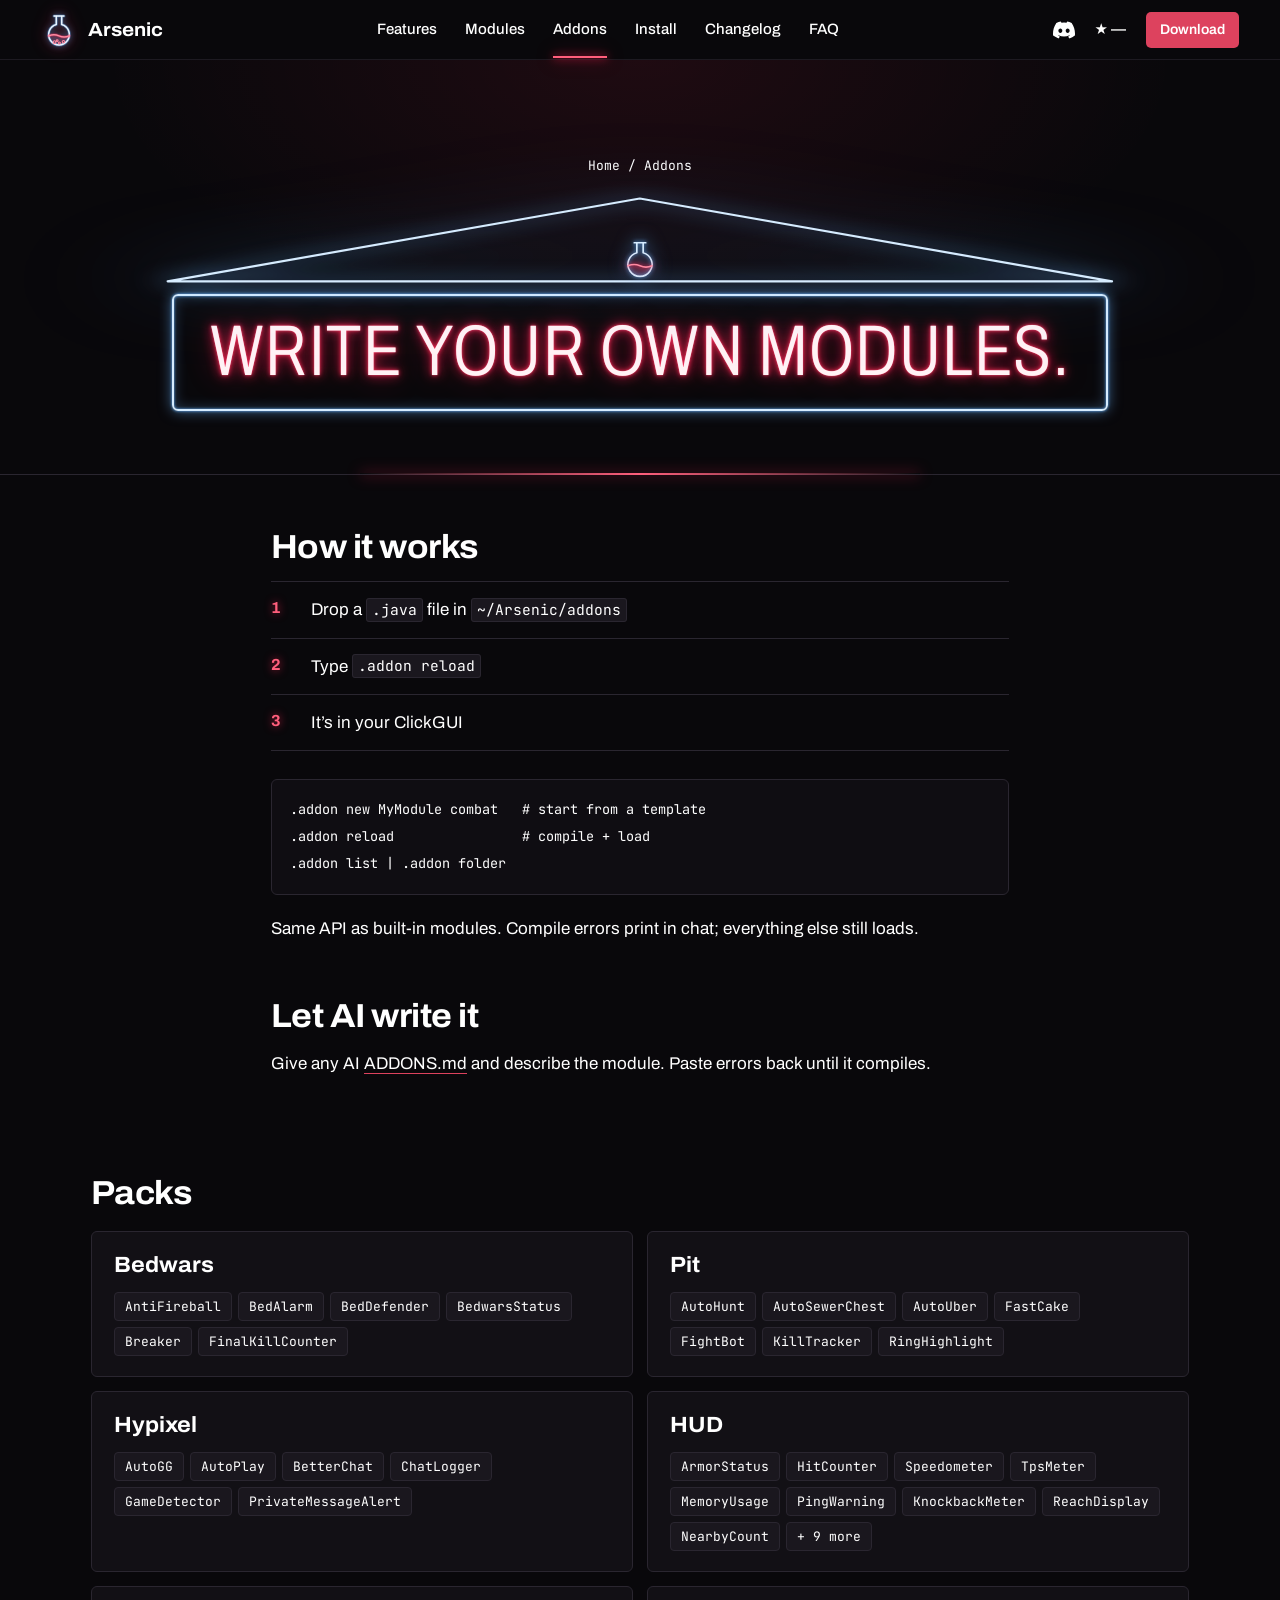
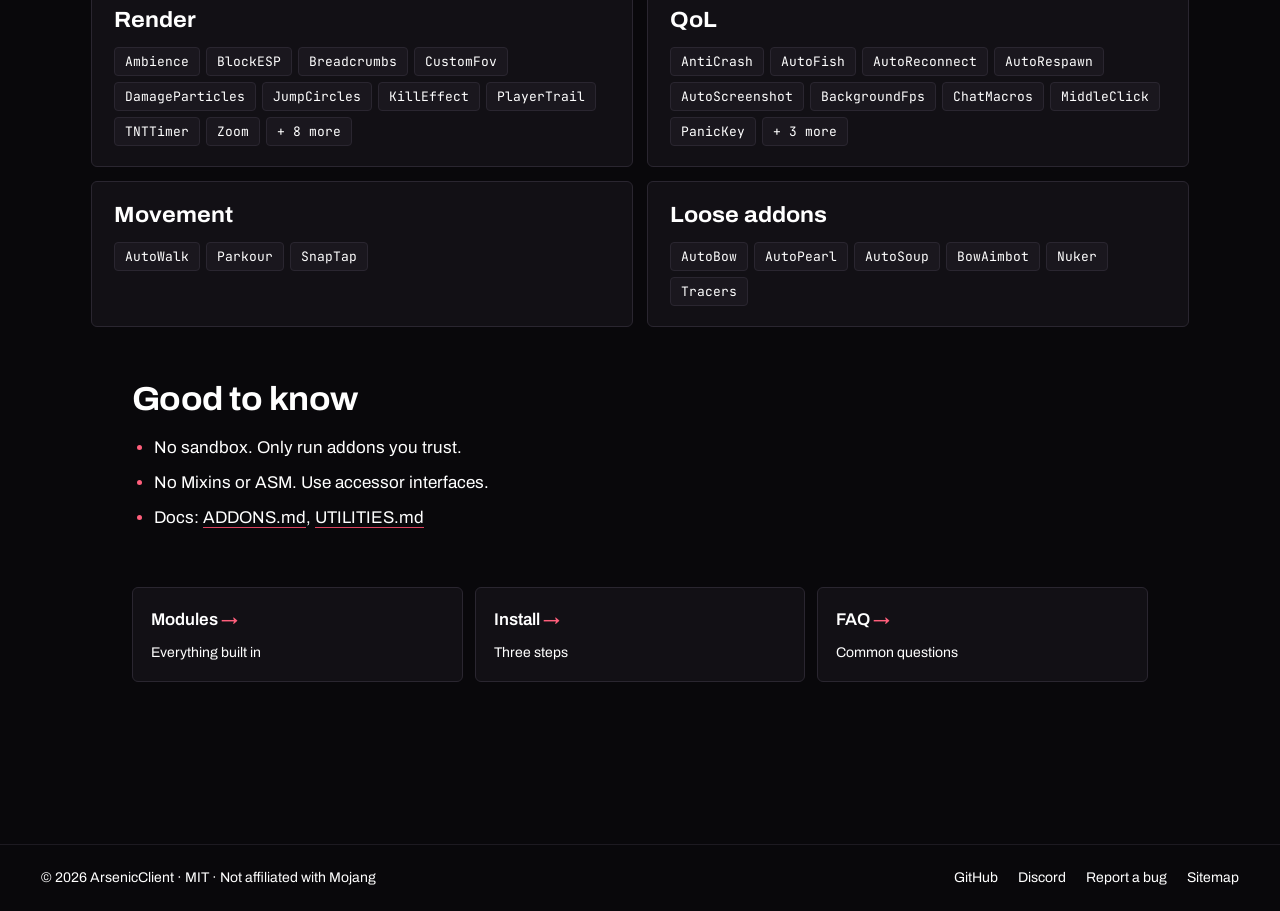
<file: addons.html>
<!DOCTYPE html>
<html lang="en">
<head>
<meta charset="UTF-8">
<meta name="viewport" content="width=device-width, initial-scale=1.0">
<title>Arsenic Addons &amp; Packs — Bedwars, Pit, HUD &amp; Custom Java Modules</title>
<meta name="description" content="Arsenic Client addon system: write Minecraft 1.8.9 modules as plain .java files, hot-load with .addon reload, or use default Bedwars, Pit, HUD, render, QoL and Hypixel packs.">
<meta name="robots" content="index, follow, max-snippet:-1, max-image-preview:large">
<meta name="author" content="ArsenicClient">
<meta name="theme-color" content="#09080b">
<link rel="canonical" href="https://arsenicclient.github.io/addons.html">
<link rel="icon" href="/favicon.ico" sizes="any">
<link rel="icon" type="image/png" sizes="48x48" href="/favicon-48.png">
<link rel="icon" type="image/svg+xml" href="data:image/svg+xml,%3Csvg xmlns="http://www.w3.org/2000/svg" viewBox="0 0 40 40"%3E%3Crect width="40" height="40" rx="9" fill="#09080b"/%3E%3Cpath d="M8.6 26.5Q14.3 24 20 26.5T31.4 26.5A11.5 11.5 0 0 1 8.6 26.5Z" fill="#dd425e"/%3E%3Cpath d="M14.5 4.5H25.5M17 4.5V14A11.5 11.5 0 1 0 23 14V4.5" fill="none" stroke="#d6ecff" stroke-width="2.6" stroke-linecap="round" stroke-linejoin="round"/%3E%3C/svg%3E">
<link rel="apple-touch-icon" href="/apple-touch-icon.png">
<meta property="og:type" content="website">
<meta property="og:url" content="https://arsenicclient.github.io/addons.html">
<meta property="og:title" content="Arsenic Addons &amp; Packs — Bedwars, Pit, HUD &amp; Custom Java Modules">
<meta property="og:description" content="Arsenic Client addon system: write Minecraft 1.8.9 modules as plain .java files, hot-load with .addon reload, or use default Bedwars, Pit, HUD, render, QoL and Hypixel packs.">
<meta property="og:image" content="https://img.youtube.com/vi/rcNm_LSZh-E/maxresdefault.jpg">
<meta property="og:site_name" content="Arsenic Client">
<meta property="og:locale" content="en_US">
<meta name="twitter:card" content="summary_large_image">
<meta name="twitter:title" content="Arsenic Addons &amp; Packs — Bedwars, Pit, HUD &amp; Custom Java Modules">
<meta name="twitter:description" content="Arsenic Client addon system: write Minecraft 1.8.9 modules as plain .java files, hot-load with .addon reload, or use default Bedwars, Pit, HUD, render, QoL and Hypixel packs.">
<meta name="twitter:image" content="https://img.youtube.com/vi/rcNm_LSZh-E/maxresdefault.jpg">
<script type="application/ld+json">
{
  "@context": "https://schema.org",
  "@type": "BreadcrumbList",
  "itemListElement": [
    {
      "@type": "ListItem",
      "position": 1,
      "name": "Arsenic Client",
      "item": "https://arsenicclient.github.io/"
    },
    {
      "@type": "ListItem",
      "position": 2,
      "name": "Addons",
      "item": "https://arsenicclient.github.io/addons.html"
    }
  ]
}
</script>
<link rel="preconnect" href="https://fonts.googleapis.com">
<link rel="preconnect" href="https://fonts.gstatic.com" crossorigin>
<link href="https://fonts.googleapis.com/css2?family=Archivo:wdth,wght@62..125,100..900&family=JetBrains+Mono:wght@400;500;700&display=swap" rel="stylesheet">
<link rel="stylesheet" href="assets/style.css">
</head>
<body>
<header class="nav" id="nav">
  <a class="brand" href="index.html" aria-label="Arsenic home"><svg class="mark" viewBox="0 0 40 40" aria-hidden="true"><path d="M8.6 26.5Q14.3 24 20 26.5T31.4 26.5A11.5 11.5 0 0 1 8.6 26.5Z" fill="rgba(255,60,104,.16)"/><g fill="none" stroke-linecap="round" stroke-linejoin="round"><path d="M14.5 4.5H25.5M17 4.5V14A11.5 11.5 0 1 0 23 14V4.5" stroke="#69b4ff" stroke-width="3.4" opacity=".35"/><path d="M14.5 4.5H25.5M17 4.5V14A11.5 11.5 0 1 0 23 14V4.5" stroke="#d6ecff" stroke-width="1.7"/><path d="M14.5 4.5H25.5M17 4.5V14A11.5 11.5 0 1 0 23 14V4.5" stroke="#fff" stroke-width=".6"/><path d="M8.6 26.5Q14.3 24 20 26.5T31.4 26.5" stroke="#ff2a58" stroke-width="3.2" opacity=".4"/><path d="M8.6 26.5Q14.3 24 20 26.5T31.4 26.5" stroke="#ff8aa2" stroke-width="1.6"/><g class="bubs" stroke="#ff8aa2" stroke-width="1.2"><circle cx="15" cy="33.5" r="1.5"/><circle cx="20.5" cy="34.5" r="1.1"/><circle cx="25" cy="33" r="1.4"/><circle cx="18" cy="32" r="1"/></g></g></svg>Arsenic</a>
  <nav class="links" aria-label="Pages"><a href="features.html">Features</a><a href="modules.html">Modules</a><a href="addons.html" aria-current="page">Addons</a><a href="install.html">Install</a><a href="changelog.html">Changelog</a><a href="faq.html">FAQ</a></nav>
  <div class="nav-r">
    <a class="dc" href="https://discord.gg/t6cJQVHupk" target="_blank" rel="noopener" aria-label="Discord"><svg viewBox="0 0 24 24" aria-hidden="true"><path fill="currentColor" d="M20.317 4.37a19.79 19.79 0 0 0-4.885-1.515.074.074 0 0 0-.079.037c-.21.375-.444.865-.608 1.25a18.27 18.27 0 0 0-5.487 0 12.64 12.64 0 0 0-.617-1.25.077.077 0 0 0-.079-.037A19.74 19.74 0 0 0 3.677 4.37a.07.07 0 0 0-.032.027C.533 9.046-.32 13.58.099 18.057a.082.082 0 0 0 .031.057 19.9 19.9 0 0 0 5.993 3.03.078.078 0 0 0 .084-.028c.462-.63.874-1.295 1.226-1.994a.076.076 0 0 0-.041-.106 13.1 13.1 0 0 1-1.872-.892.077.077 0 0 1-.008-.128 10.2 10.2 0 0 0 .372-.292.074.074 0 0 1 .077-.01c3.928 1.793 8.18 1.793 12.062 0a.074.074 0 0 1 .078.01c.12.098.246.198.373.292a.077.077 0 0 1-.006.127 12.3 12.3 0 0 1-1.873.892.077.077 0 0 0-.041.107c.36.698.772 1.362 1.225 1.993a.076.076 0 0 0 .084.028 19.84 19.84 0 0 0 6.002-3.03.077.077 0 0 0 .032-.054c.5-5.177-.838-9.674-3.549-13.66a.061.061 0 0 0-.031-.03zM8.02 15.33c-1.183 0-2.157-1.085-2.157-2.419 0-1.333.956-2.419 2.157-2.419 1.21 0 2.176 1.096 2.157 2.42 0 1.333-.956 2.418-2.157 2.418zm7.975 0c-1.183 0-2.157-1.085-2.157-2.419 0-1.333.955-2.419 2.157-2.419 1.21 0 2.176 1.096 2.157 2.42 0 1.333-.946 2.418-2.157 2.418z"/></svg></a>
    <a class="gh" href="https://github.com/ArsenicClient/Arsenic" target="_blank" rel="noopener">★ <b data-gh="stars">—</b></a>
    <a class="btn sm" href="download.html">Download</a>
  </div>
</header>
<main>
<header class="page-hero">
  <div class="crumbs"><a href="index.html">Home</a> / Addons</div>
  <div class="sign"><div class="roof" aria-hidden="true"><svg class="tri" viewBox="0 0 100 20" preserveAspectRatio="none"><path d="M1 19.5L50 1L99 19.5Z" vector-effect="non-scaling-stroke"/></svg><svg class="fl" viewBox="0 0 40 40"><path class="liq" d="M8.6 26.5Q14.3 24 20 26.5T31.4 26.5A11.5 11.5 0 0 1 8.6 26.5Z"/><path class="gl" d="M14.5 4.5H25.5M17 4.5V14A11.5 11.5 0 1 0 23 14V4.5"/><path class="wv" d="M8.6 26.5Q14.3 24 20 26.5T31.4 26.5"/></svg></div><h1>Write your own <span>modules</span>.</h1></div>
</header>
<div class="prose">
<h2>How it works</h2>
<ol class="steps"><li>Drop a <code>.java</code> file in <code>~/Arsenic/addons</code></li><li>Type <code>.addon reload</code></li><li>It&rsquo;s in your ClickGUI</li></ol>
<pre><code>.addon new MyModule combat   # start from a template
.addon reload                # compile + load
.addon list | .addon folder</code></pre>
<p>Same API as built-in modules. Compile errors print in chat; everything else still loads.</p>
<h2>Let AI write it</h2>
<p>Give any AI <a href="https://raw.githubusercontent.com/ArsenicClient/Arsenic/main/ADDONS.md" target="_blank" rel="noopener">ADDONS.md</a> and describe the module. Paste errors back until it compiles.</p>
</div>
<div class="wide flush">
<h2 class="wide-h">Packs</h2>
<div class="cat-grid">
<div class="cat-card"><h3>Bedwars</h3><div class="chips"><span class="chip">AntiFireball</span><span class="chip">BedAlarm</span><span class="chip">BedDefender</span><span class="chip">BedwarsStatus</span><span class="chip">Breaker</span><span class="chip">FinalKillCounter</span></div></div>
<div class="cat-card"><h3>Pit</h3><div class="chips"><span class="chip">AutoHunt</span><span class="chip">AutoSewerChest</span><span class="chip">AutoUber</span><span class="chip">FastCake</span><span class="chip">FightBot</span><span class="chip">KillTracker</span><span class="chip">RingHighlight</span></div></div>
<div class="cat-card"><h3>Hypixel</h3><div class="chips"><span class="chip">AutoGG</span><span class="chip">AutoPlay</span><span class="chip">BetterChat</span><span class="chip">ChatLogger</span><span class="chip">GameDetector</span><span class="chip">PrivateMessageAlert</span></div></div>
<div class="cat-card"><h3>HUD</h3><div class="chips"><span class="chip">ArmorStatus</span><span class="chip">HitCounter</span><span class="chip">Speedometer</span><span class="chip">TpsMeter</span><span class="chip">MemoryUsage</span><span class="chip">PingWarning</span><span class="chip">KnockbackMeter</span><span class="chip">ReachDisplay</span><span class="chip">NearbyCount</span><span class="chip">+ 9 more</span></div></div>
<div class="cat-card"><h3>Render</h3><div class="chips"><span class="chip">Ambience</span><span class="chip">BlockESP</span><span class="chip">Breadcrumbs</span><span class="chip">CustomFov</span><span class="chip">DamageParticles</span><span class="chip">JumpCircles</span><span class="chip">KillEffect</span><span class="chip">PlayerTrail</span><span class="chip">TNTTimer</span><span class="chip">Zoom</span><span class="chip">+ 8 more</span></div></div>
<div class="cat-card"><h3>QoL</h3><div class="chips"><span class="chip">AntiCrash</span><span class="chip">AutoFish</span><span class="chip">AutoReconnect</span><span class="chip">AutoRespawn</span><span class="chip">AutoScreenshot</span><span class="chip">BackgroundFps</span><span class="chip">ChatMacros</span><span class="chip">MiddleClick</span><span class="chip">PanicKey</span><span class="chip">+ 3 more</span></div></div>
<div class="cat-card"><h3>Movement</h3><div class="chips"><span class="chip">AutoWalk</span><span class="chip">Parkour</span><span class="chip">SnapTap</span></div></div>
<div class="cat-card"><h3>Loose addons</h3><div class="chips"><span class="chip">AutoBow</span><span class="chip">AutoPearl</span><span class="chip">AutoSoup</span><span class="chip">BowAimbot</span><span class="chip">Nuker</span><span class="chip">Tracers</span></div></div>
</div>
<div class="prose">
<h2>Good to know</h2>
<ul><li>No sandbox. Only run addons you trust.</li><li>No Mixins or ASM. Use accessor interfaces.</li><li>Docs: <a href="https://github.com/ArsenicClient/Arsenic/blob/main/ADDONS.md" target="_blank" rel="noopener">ADDONS.md</a>, <a href="https://github.com/ArsenicClient/Arsenic/blob/main/UTILITIES.md" target="_blank" rel="noopener">UTILITIES.md</a></li></ul>
<div class="related"><a href="modules.html"><b>Modules</b><span>Everything built in</span></a><a href="install.html"><b>Install</b><span>Three steps</span></a><a href="faq.html"><b>FAQ</b><span>Common questions</span></a></div>
</div>
</main>
<footer>
  <span id="footerCopy">© 2026 ArsenicClient · MIT · Not affiliated with Mojang</span>
  <nav aria-label="Footer"><a href="https://github.com/ArsenicClient/Arsenic" target="_blank" rel="noopener">GitHub</a><a href="https://discord.gg/t6cJQVHupk" target="_blank" rel="noopener">Discord</a><a href="https://github.com/ArsenicClient/Arsenic/issues" target="_blank" rel="noopener">Report a bug</a><a href="sitemap.xml">Sitemap</a></nav>
</footer>
<script src="assets/main.js"></script>
</body>
</html>
</file>
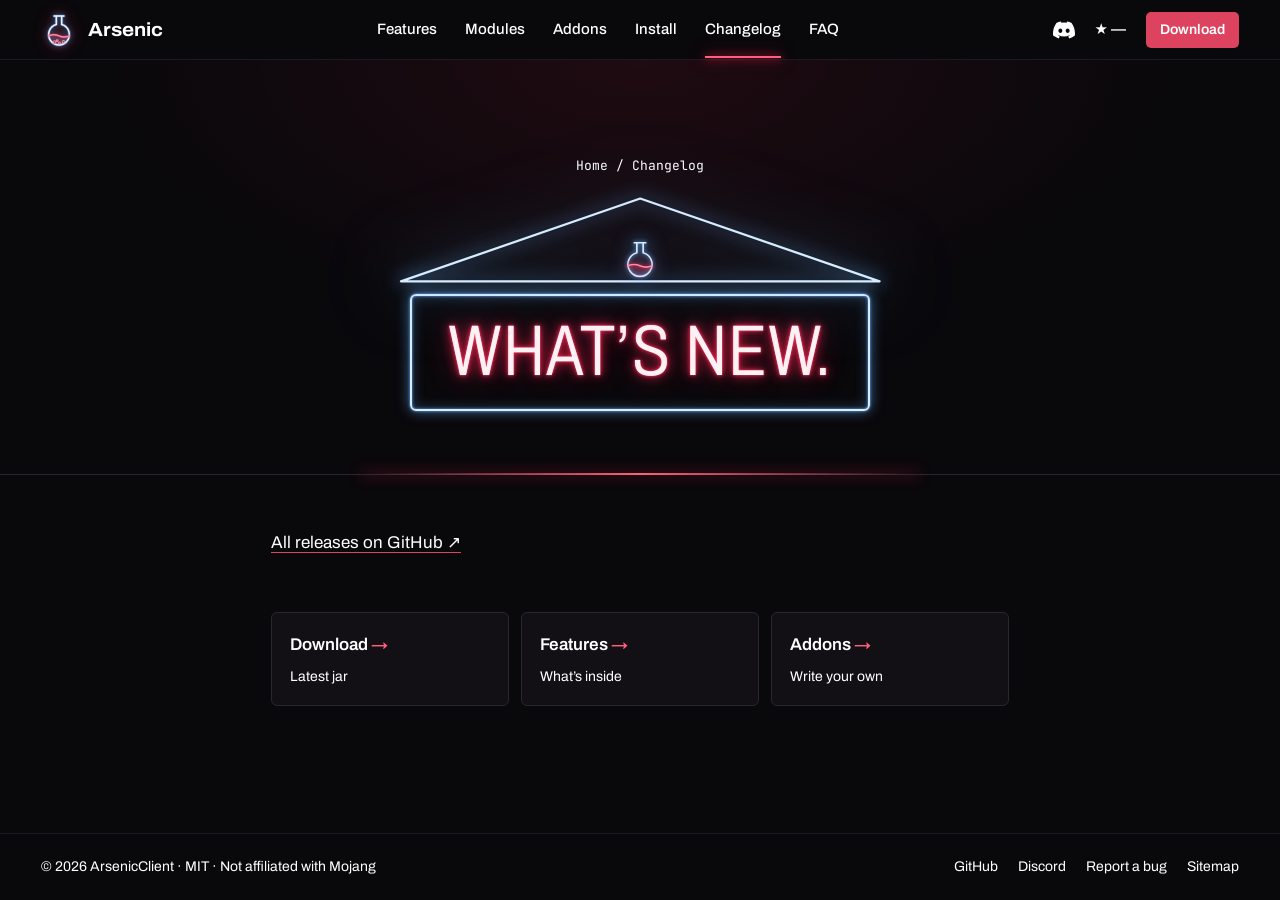
<file: changelog.html>
<!DOCTYPE html>
<html lang="en">
<head>
<meta charset="UTF-8">
<meta name="viewport" content="width=device-width, initial-scale=1.0">
<title>Arsenic Client Changelog — v3.0 Injector, Addons, v2.0 and Earlier</title>
<meta name="description" content="Arsenic Client release history: v3.0 external injector and addon packs, v2.0 simplified settings, v1.1 UI update, and every version back to v0.1.">
<meta name="robots" content="index, follow, max-snippet:-1, max-image-preview:large">
<meta name="author" content="ArsenicClient">
<meta name="theme-color" content="#09080b">
<link rel="canonical" href="https://arsenicclient.github.io/changelog.html">
<link rel="icon" href="/favicon.ico" sizes="any">
<link rel="icon" type="image/png" sizes="48x48" href="/favicon-48.png">
<link rel="icon" type="image/svg+xml" href="data:image/svg+xml,%3Csvg xmlns="http://www.w3.org/2000/svg" viewBox="0 0 40 40"%3E%3Crect width="40" height="40" rx="9" fill="#09080b"/%3E%3Cpath d="M8.6 26.5Q14.3 24 20 26.5T31.4 26.5A11.5 11.5 0 0 1 8.6 26.5Z" fill="#dd425e"/%3E%3Cpath d="M14.5 4.5H25.5M17 4.5V14A11.5 11.5 0 1 0 23 14V4.5" fill="none" stroke="#d6ecff" stroke-width="2.6" stroke-linecap="round" stroke-linejoin="round"/%3E%3C/svg%3E">
<link rel="apple-touch-icon" href="/apple-touch-icon.png">
<meta property="og:type" content="website">
<meta property="og:url" content="https://arsenicclient.github.io/changelog.html">
<meta property="og:title" content="Arsenic Client Changelog — v3.0 Injector, Addons, v2.0 and Earlier">
<meta property="og:description" content="Arsenic Client release history: v3.0 external injector and addon packs, v2.0 simplified settings, v1.1 UI update, and every version back to v0.1.">
<meta property="og:image" content="https://img.youtube.com/vi/rcNm_LSZh-E/maxresdefault.jpg">
<meta property="og:site_name" content="Arsenic Client">
<meta property="og:locale" content="en_US">
<meta name="twitter:card" content="summary_large_image">
<meta name="twitter:title" content="Arsenic Client Changelog — v3.0 Injector, Addons, v2.0 and Earlier">
<meta name="twitter:description" content="Arsenic Client release history: v3.0 external injector and addon packs, v2.0 simplified settings, v1.1 UI update, and every version back to v0.1.">
<meta name="twitter:image" content="https://img.youtube.com/vi/rcNm_LSZh-E/maxresdefault.jpg">
<script type="application/ld+json">
{
  "@context": "https://schema.org",
  "@type": "BreadcrumbList",
  "itemListElement": [
    {
      "@type": "ListItem",
      "position": 1,
      "name": "Arsenic Client",
      "item": "https://arsenicclient.github.io/"
    },
    {
      "@type": "ListItem",
      "position": 2,
      "name": "Changelog",
      "item": "https://arsenicclient.github.io/changelog.html"
    }
  ]
}
</script>
<link rel="preconnect" href="https://fonts.googleapis.com">
<link rel="preconnect" href="https://fonts.gstatic.com" crossorigin>
<link href="https://fonts.googleapis.com/css2?family=Archivo:wdth,wght@62..125,100..900&family=JetBrains+Mono:wght@400;500;700&display=swap" rel="stylesheet">
<link rel="stylesheet" href="assets/style.css">
</head>
<body>
<header class="nav" id="nav">
  <a class="brand" href="index.html" aria-label="Arsenic home"><svg class="mark" viewBox="0 0 40 40" aria-hidden="true"><path d="M8.6 26.5Q14.3 24 20 26.5T31.4 26.5A11.5 11.5 0 0 1 8.6 26.5Z" fill="rgba(255,60,104,.16)"/><g fill="none" stroke-linecap="round" stroke-linejoin="round"><path d="M14.5 4.5H25.5M17 4.5V14A11.5 11.5 0 1 0 23 14V4.5" stroke="#69b4ff" stroke-width="3.4" opacity=".35"/><path d="M14.5 4.5H25.5M17 4.5V14A11.5 11.5 0 1 0 23 14V4.5" stroke="#d6ecff" stroke-width="1.7"/><path d="M14.5 4.5H25.5M17 4.5V14A11.5 11.5 0 1 0 23 14V4.5" stroke="#fff" stroke-width=".6"/><path d="M8.6 26.5Q14.3 24 20 26.5T31.4 26.5" stroke="#ff2a58" stroke-width="3.2" opacity=".4"/><path d="M8.6 26.5Q14.3 24 20 26.5T31.4 26.5" stroke="#ff8aa2" stroke-width="1.6"/><g class="bubs" stroke="#ff8aa2" stroke-width="1.2"><circle cx="15" cy="33.5" r="1.5"/><circle cx="20.5" cy="34.5" r="1.1"/><circle cx="25" cy="33" r="1.4"/><circle cx="18" cy="32" r="1"/></g></g></svg>Arsenic</a>
  <nav class="links" aria-label="Pages"><a href="features.html">Features</a><a href="modules.html">Modules</a><a href="addons.html">Addons</a><a href="install.html">Install</a><a href="changelog.html" aria-current="page">Changelog</a><a href="faq.html">FAQ</a></nav>
  <div class="nav-r">
    <a class="dc" href="https://discord.gg/t6cJQVHupk" target="_blank" rel="noopener" aria-label="Discord"><svg viewBox="0 0 24 24" aria-hidden="true"><path fill="currentColor" d="M20.317 4.37a19.79 19.79 0 0 0-4.885-1.515.074.074 0 0 0-.079.037c-.21.375-.444.865-.608 1.25a18.27 18.27 0 0 0-5.487 0 12.64 12.64 0 0 0-.617-1.25.077.077 0 0 0-.079-.037A19.74 19.74 0 0 0 3.677 4.37a.07.07 0 0 0-.032.027C.533 9.046-.32 13.58.099 18.057a.082.082 0 0 0 .031.057 19.9 19.9 0 0 0 5.993 3.03.078.078 0 0 0 .084-.028c.462-.63.874-1.295 1.226-1.994a.076.076 0 0 0-.041-.106 13.1 13.1 0 0 1-1.872-.892.077.077 0 0 1-.008-.128 10.2 10.2 0 0 0 .372-.292.074.074 0 0 1 .077-.01c3.928 1.793 8.18 1.793 12.062 0a.074.074 0 0 1 .078.01c.12.098.246.198.373.292a.077.077 0 0 1-.006.127 12.3 12.3 0 0 1-1.873.892.077.077 0 0 0-.041.107c.36.698.772 1.362 1.225 1.993a.076.076 0 0 0 .084.028 19.84 19.84 0 0 0 6.002-3.03.077.077 0 0 0 .032-.054c.5-5.177-.838-9.674-3.549-13.66a.061.061 0 0 0-.031-.03zM8.02 15.33c-1.183 0-2.157-1.085-2.157-2.419 0-1.333.956-2.419 2.157-2.419 1.21 0 2.176 1.096 2.157 2.42 0 1.333-.956 2.418-2.157 2.418zm7.975 0c-1.183 0-2.157-1.085-2.157-2.419 0-1.333.955-2.419 2.157-2.419 1.21 0 2.176 1.096 2.157 2.42 0 1.333-.946 2.418-2.157 2.418z"/></svg></a>
    <a class="gh" href="https://github.com/ArsenicClient/Arsenic" target="_blank" rel="noopener">★ <b data-gh="stars">—</b></a>
    <a class="btn sm" href="download.html">Download</a>
  </div>
</header>
<main>
<header class="page-hero">
  <div class="crumbs"><a href="index.html">Home</a> / Changelog</div>
  <div class="sign"><div class="roof" aria-hidden="true"><svg class="tri" viewBox="0 0 100 20" preserveAspectRatio="none"><path d="M1 19.5L50 1L99 19.5Z" vector-effect="non-scaling-stroke"/></svg><svg class="fl" viewBox="0 0 40 40"><path class="liq" d="M8.6 26.5Q14.3 24 20 26.5T31.4 26.5A11.5 11.5 0 0 1 8.6 26.5Z"/><path class="gl" d="M14.5 4.5H25.5M17 4.5V14A11.5 11.5 0 1 0 23 14V4.5"/><path class="wv" d="M8.6 26.5Q14.3 24 20 26.5T31.4 26.5"/></svg></div><h1>What&rsquo;s <span>new</span>.</h1></div>
</header>
<div class="prose">
<div id="changelog">

</div>
<p><a href="https://github.com/ArsenicClient/Arsenic/releases" target="_blank" rel="noopener">All releases on GitHub ↗</a></p>
<div class="related"><a href="download.html"><b>Download</b><span>Latest jar</span></a><a href="features.html"><b>Features</b><span>What&rsquo;s inside</span></a><a href="addons.html"><b>Addons</b><span>Write your own</span></a></div>
</div>
</main>
<footer>
  <span id="footerCopy">© 2026 ArsenicClient · MIT · Not affiliated with Mojang</span>
  <nav aria-label="Footer"><a href="https://github.com/ArsenicClient/Arsenic" target="_blank" rel="noopener">GitHub</a><a href="https://discord.gg/t6cJQVHupk" target="_blank" rel="noopener">Discord</a><a href="https://github.com/ArsenicClient/Arsenic/issues" target="_blank" rel="noopener">Report a bug</a><a href="sitemap.xml">Sitemap</a></nav>
</footer>
<script src="assets/main.js"></script>
</body>
</html>
</file>
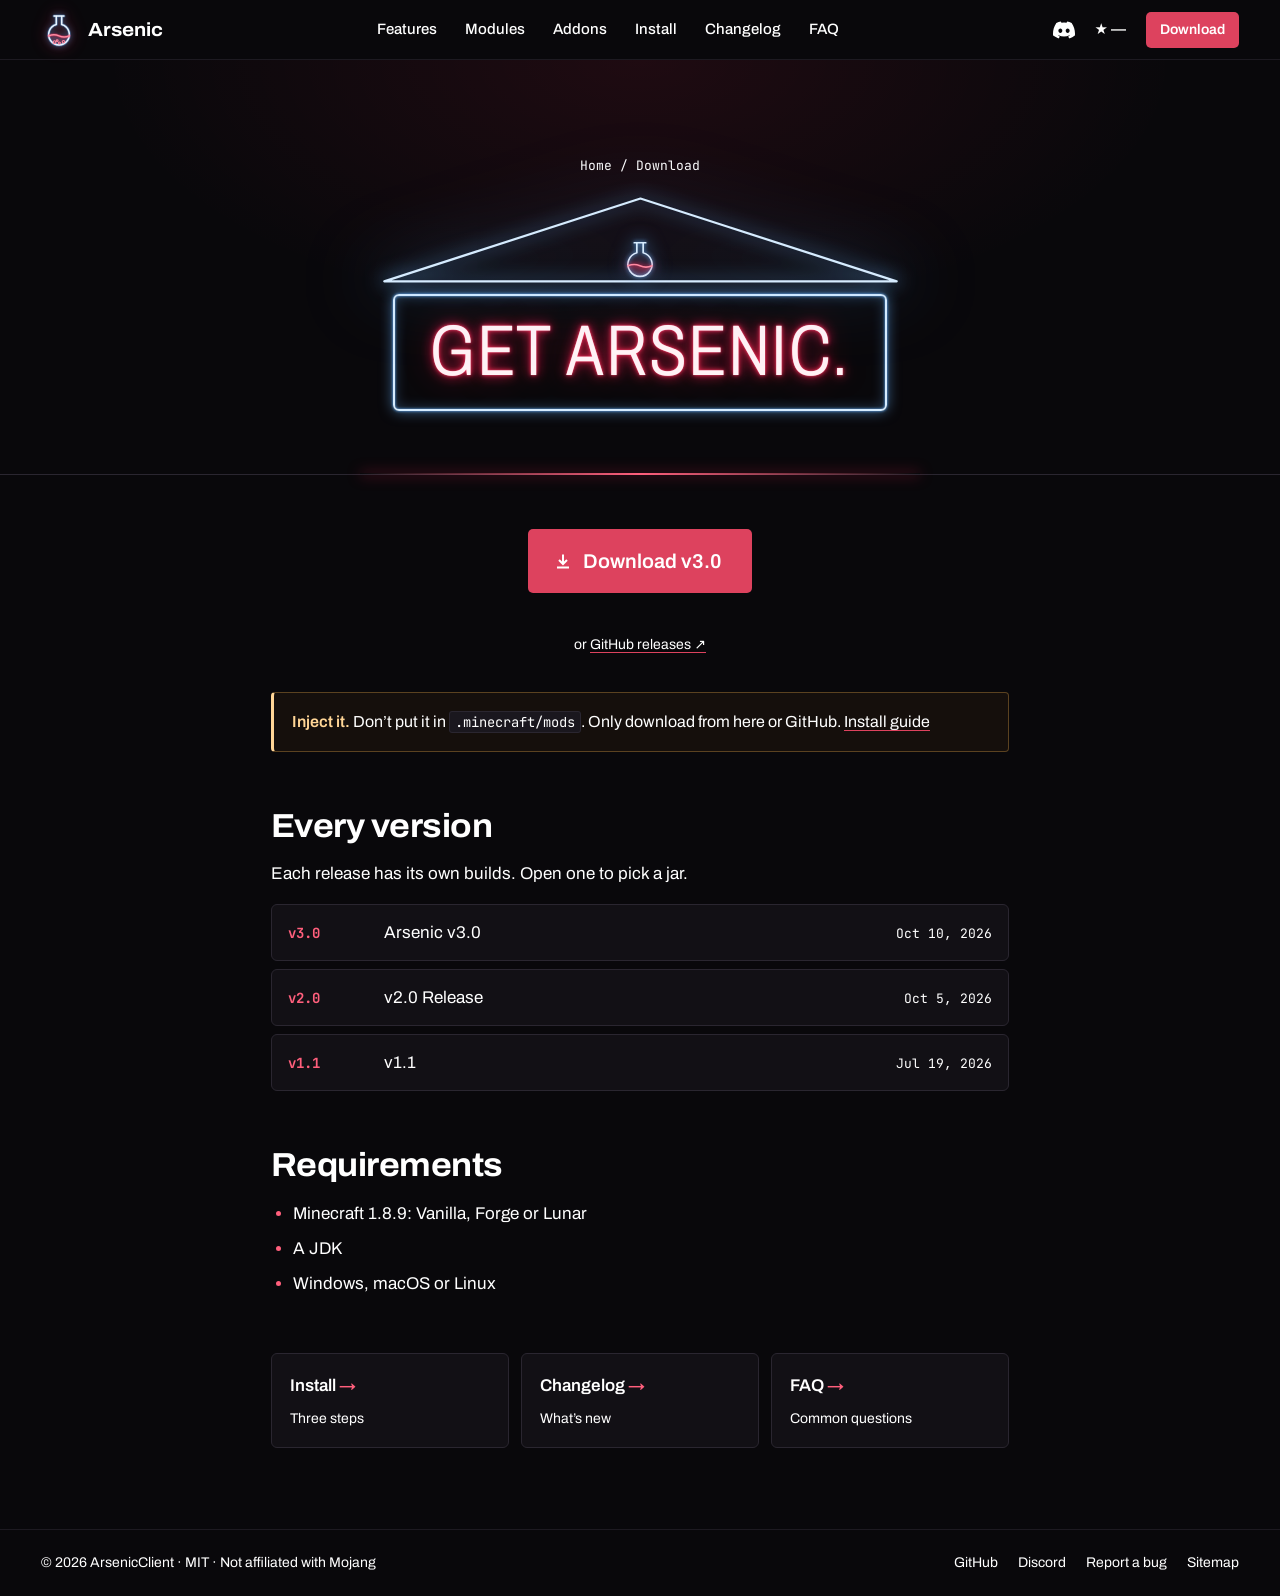
<file: download.html>
<!DOCTYPE html>
<html lang="en">
<head>
<meta charset="UTF-8">
<meta name="viewport" content="width=device-width, initial-scale=1.0">
<title>Download Arsenic Client v3.0 — Free Minecraft 1.8.9 Client for Hypixel</title>
<meta name="description" content="Download the latest Arsenic Client jar (v3.0) free from GitHub. Minecraft 1.8.9 injector for Vanilla, Forge and Lunar. Open source, MIT licensed.">
<meta name="robots" content="index, follow, max-snippet:-1, max-image-preview:large">
<meta name="author" content="ArsenicClient">
<meta name="theme-color" content="#09080b">
<link rel="canonical" href="https://arsenicclient.github.io/download.html">
<link rel="icon" href="/favicon.ico" sizes="any">
<link rel="icon" type="image/png" sizes="48x48" href="/favicon-48.png">
<link rel="icon" type="image/svg+xml" href="data:image/svg+xml,%3Csvg xmlns="http://www.w3.org/2000/svg" viewBox="0 0 40 40"%3E%3Crect width="40" height="40" rx="9" fill="#09080b"/%3E%3Cpath d="M8.6 26.5Q14.3 24 20 26.5T31.4 26.5A11.5 11.5 0 0 1 8.6 26.5Z" fill="#dd425e"/%3E%3Cpath d="M14.5 4.5H25.5M17 4.5V14A11.5 11.5 0 1 0 23 14V4.5" fill="none" stroke="#d6ecff" stroke-width="2.6" stroke-linecap="round" stroke-linejoin="round"/%3E%3C/svg%3E">
<link rel="apple-touch-icon" href="/apple-touch-icon.png">
<meta property="og:type" content="website">
<meta property="og:url" content="https://arsenicclient.github.io/download.html">
<meta property="og:title" content="Download Arsenic Client v3.0 — Free Minecraft 1.8.9 Client for Hypixel">
<meta property="og:description" content="Download the latest Arsenic Client jar (v3.0) free from GitHub. Minecraft 1.8.9 injector for Vanilla, Forge and Lunar. Open source, MIT licensed.">
<meta property="og:image" content="https://img.youtube.com/vi/rcNm_LSZh-E/maxresdefault.jpg">
<meta property="og:site_name" content="Arsenic Client">
<meta property="og:locale" content="en_US">
<meta name="twitter:card" content="summary_large_image">
<meta name="twitter:title" content="Download Arsenic Client v3.0 — Free Minecraft 1.8.9 Client for Hypixel">
<meta name="twitter:description" content="Download the latest Arsenic Client jar (v3.0) free from GitHub. Minecraft 1.8.9 injector for Vanilla, Forge and Lunar. Open source, MIT licensed.">
<meta name="twitter:image" content="https://img.youtube.com/vi/rcNm_LSZh-E/maxresdefault.jpg">
<script type="application/ld+json">
{
  "@context": "https://schema.org",
  "@type": "BreadcrumbList",
  "itemListElement": [
    {
      "@type": "ListItem",
      "position": 1,
      "name": "Arsenic Client",
      "item": "https://arsenicclient.github.io/"
    },
    {
      "@type": "ListItem",
      "position": 2,
      "name": "Download",
      "item": "https://arsenicclient.github.io/download.html"
    }
  ]
}
</script>
<link rel="preconnect" href="https://fonts.googleapis.com">
<link rel="preconnect" href="https://fonts.gstatic.com" crossorigin>
<link href="https://fonts.googleapis.com/css2?family=Archivo:wdth,wght@62..125,100..900&family=JetBrains+Mono:wght@400;500;700&display=swap" rel="stylesheet">
<link rel="stylesheet" href="assets/style.css">
</head>
<body>
<header class="nav" id="nav">
  <a class="brand" href="index.html" aria-label="Arsenic home"><svg class="mark" viewBox="0 0 40 40" aria-hidden="true"><path d="M8.6 26.5Q14.3 24 20 26.5T31.4 26.5A11.5 11.5 0 0 1 8.6 26.5Z" fill="rgba(255,60,104,.16)"/><g fill="none" stroke-linecap="round" stroke-linejoin="round"><path d="M14.5 4.5H25.5M17 4.5V14A11.5 11.5 0 1 0 23 14V4.5" stroke="#69b4ff" stroke-width="3.4" opacity=".35"/><path d="M14.5 4.5H25.5M17 4.5V14A11.5 11.5 0 1 0 23 14V4.5" stroke="#d6ecff" stroke-width="1.7"/><path d="M14.5 4.5H25.5M17 4.5V14A11.5 11.5 0 1 0 23 14V4.5" stroke="#fff" stroke-width=".6"/><path d="M8.6 26.5Q14.3 24 20 26.5T31.4 26.5" stroke="#ff2a58" stroke-width="3.2" opacity=".4"/><path d="M8.6 26.5Q14.3 24 20 26.5T31.4 26.5" stroke="#ff8aa2" stroke-width="1.6"/><g class="bubs" stroke="#ff8aa2" stroke-width="1.2"><circle cx="15" cy="33.5" r="1.5"/><circle cx="20.5" cy="34.5" r="1.1"/><circle cx="25" cy="33" r="1.4"/><circle cx="18" cy="32" r="1"/></g></g></svg>Arsenic</a>
  <nav class="links" aria-label="Pages"><a href="features.html">Features</a><a href="modules.html">Modules</a><a href="addons.html">Addons</a><a href="install.html">Install</a><a href="changelog.html">Changelog</a><a href="faq.html">FAQ</a></nav>
  <div class="nav-r">
    <a class="dc" href="https://discord.gg/t6cJQVHupk" target="_blank" rel="noopener" aria-label="Discord"><svg viewBox="0 0 24 24" aria-hidden="true"><path fill="currentColor" d="M20.317 4.37a19.79 19.79 0 0 0-4.885-1.515.074.074 0 0 0-.079.037c-.21.375-.444.865-.608 1.25a18.27 18.27 0 0 0-5.487 0 12.64 12.64 0 0 0-.617-1.25.077.077 0 0 0-.079-.037A19.74 19.74 0 0 0 3.677 4.37a.07.07 0 0 0-.032.027C.533 9.046-.32 13.58.099 18.057a.082.082 0 0 0 .031.057 19.9 19.9 0 0 0 5.993 3.03.078.078 0 0 0 .084-.028c.462-.63.874-1.295 1.226-1.994a.076.076 0 0 0-.041-.106 13.1 13.1 0 0 1-1.872-.892.077.077 0 0 1-.008-.128 10.2 10.2 0 0 0 .372-.292.074.074 0 0 1 .077-.01c3.928 1.793 8.18 1.793 12.062 0a.074.074 0 0 1 .078.01c.12.098.246.198.373.292a.077.077 0 0 1-.006.127 12.3 12.3 0 0 1-1.873.892.077.077 0 0 0-.041.107c.36.698.772 1.362 1.225 1.993a.076.076 0 0 0 .084.028 19.84 19.84 0 0 0 6.002-3.03.077.077 0 0 0 .032-.054c.5-5.177-.838-9.674-3.549-13.66a.061.061 0 0 0-.031-.03zM8.02 15.33c-1.183 0-2.157-1.085-2.157-2.419 0-1.333.956-2.419 2.157-2.419 1.21 0 2.176 1.096 2.157 2.42 0 1.333-.956 2.418-2.157 2.418zm7.975 0c-1.183 0-2.157-1.085-2.157-2.419 0-1.333.955-2.419 2.157-2.419 1.21 0 2.176 1.096 2.157 2.42 0 1.333-.946 2.418-2.157 2.418z"/></svg></a>
    <a class="gh" href="https://github.com/ArsenicClient/Arsenic" target="_blank" rel="noopener">★ <b data-gh="stars">—</b></a>
    <a class="btn sm" href="download.html">Download</a>
  </div>
</header>
<main>
<header class="page-hero">
  <div class="crumbs"><a href="index.html">Home</a> / Download</div>
  <div class="sign"><div class="roof" aria-hidden="true"><svg class="tri" viewBox="0 0 100 20" preserveAspectRatio="none"><path d="M1 19.5L50 1L99 19.5Z" vector-effect="non-scaling-stroke"/></svg><svg class="fl" viewBox="0 0 40 40"><path class="liq" d="M8.6 26.5Q14.3 24 20 26.5T31.4 26.5A11.5 11.5 0 0 1 8.6 26.5Z"/><path class="gl" d="M14.5 4.5H25.5M17 4.5V14A11.5 11.5 0 1 0 23 14V4.5"/><path class="wv" d="M8.6 26.5Q14.3 24 20 26.5T31.4 26.5"/></svg></div><h1>Get <span>Arsenic</span>.</h1></div>
</header>
<div class="prose">
<div class="get">
<p><button id="heroDownloadBtn" class="btn-hero-dl" onclick="triggerDownload()"><svg viewBox="0 0 18 18" fill="none" stroke="currentColor" stroke-width="2" aria-hidden="true"><path d="M9 2.5v9.5M5 8l4 4 4-4M3 15.5h12"/></svg><span id="heroDownloadLabel">Download v3.0</span></button></p>
<div id="releaseFileMeta" class="release-meta"></div>
<p class="alt">or <a href="https://github.com/ArsenicClient/Arsenic/releases/latest" target="_blank" rel="noopener">GitHub releases ↗</a></p>
</div>
<div class="note"><strong>Inject it.</strong> Don&rsquo;t put it in <code>.minecraft/mods</code>. Only download from here or GitHub. <a href="install.html">Install guide</a></div>
<h2>Every version</h2>
<p>Each release has its own builds. Open one to pick a jar.</p>
<div class="rel-list" id="dlList">
<a class="rel-row" href="https://github.com/ArsenicClient/Arsenic/releases/tag/v3.0"><span class="rel-tag">v3.0</span><span class="rel-name">Arsenic v3.0</span><span class="rel-meta">Oct 10, 2026</span></a>
<a class="rel-row" href="https://github.com/ArsenicClient/Arsenic/releases/tag/v2.0"><span class="rel-tag">v2.0</span><span class="rel-name">v2.0 Release</span><span class="rel-meta">Oct 5, 2026</span></a>
<a class="rel-row" href="https://github.com/ArsenicClient/Arsenic/releases/tag/v1.1"><span class="rel-tag">v1.1</span><span class="rel-name">v1.1</span><span class="rel-meta">Jul 19, 2026</span></a>
</div>
<h2>Requirements</h2>
<ul><li>Minecraft 1.8.9: Vanilla, Forge or Lunar</li><li>A JDK</li><li>Windows, macOS or Linux</li></ul>
<div class="related"><a href="install.html"><b>Install</b><span>Three steps</span></a><a href="changelog.html"><b>Changelog</b><span>What&rsquo;s new</span></a><a href="faq.html"><b>FAQ</b><span>Common questions</span></a></div>
</div>
</main>
<footer>
  <span id="footerCopy">© 2026 ArsenicClient · MIT · Not affiliated with Mojang</span>
  <nav aria-label="Footer"><a href="https://github.com/ArsenicClient/Arsenic" target="_blank" rel="noopener">GitHub</a><a href="https://discord.gg/t6cJQVHupk" target="_blank" rel="noopener">Discord</a><a href="https://github.com/ArsenicClient/Arsenic/issues" target="_blank" rel="noopener">Report a bug</a><a href="sitemap.xml">Sitemap</a></nav>
</footer>
<script src="assets/main.js"></script>
</body>
</html>
</file>
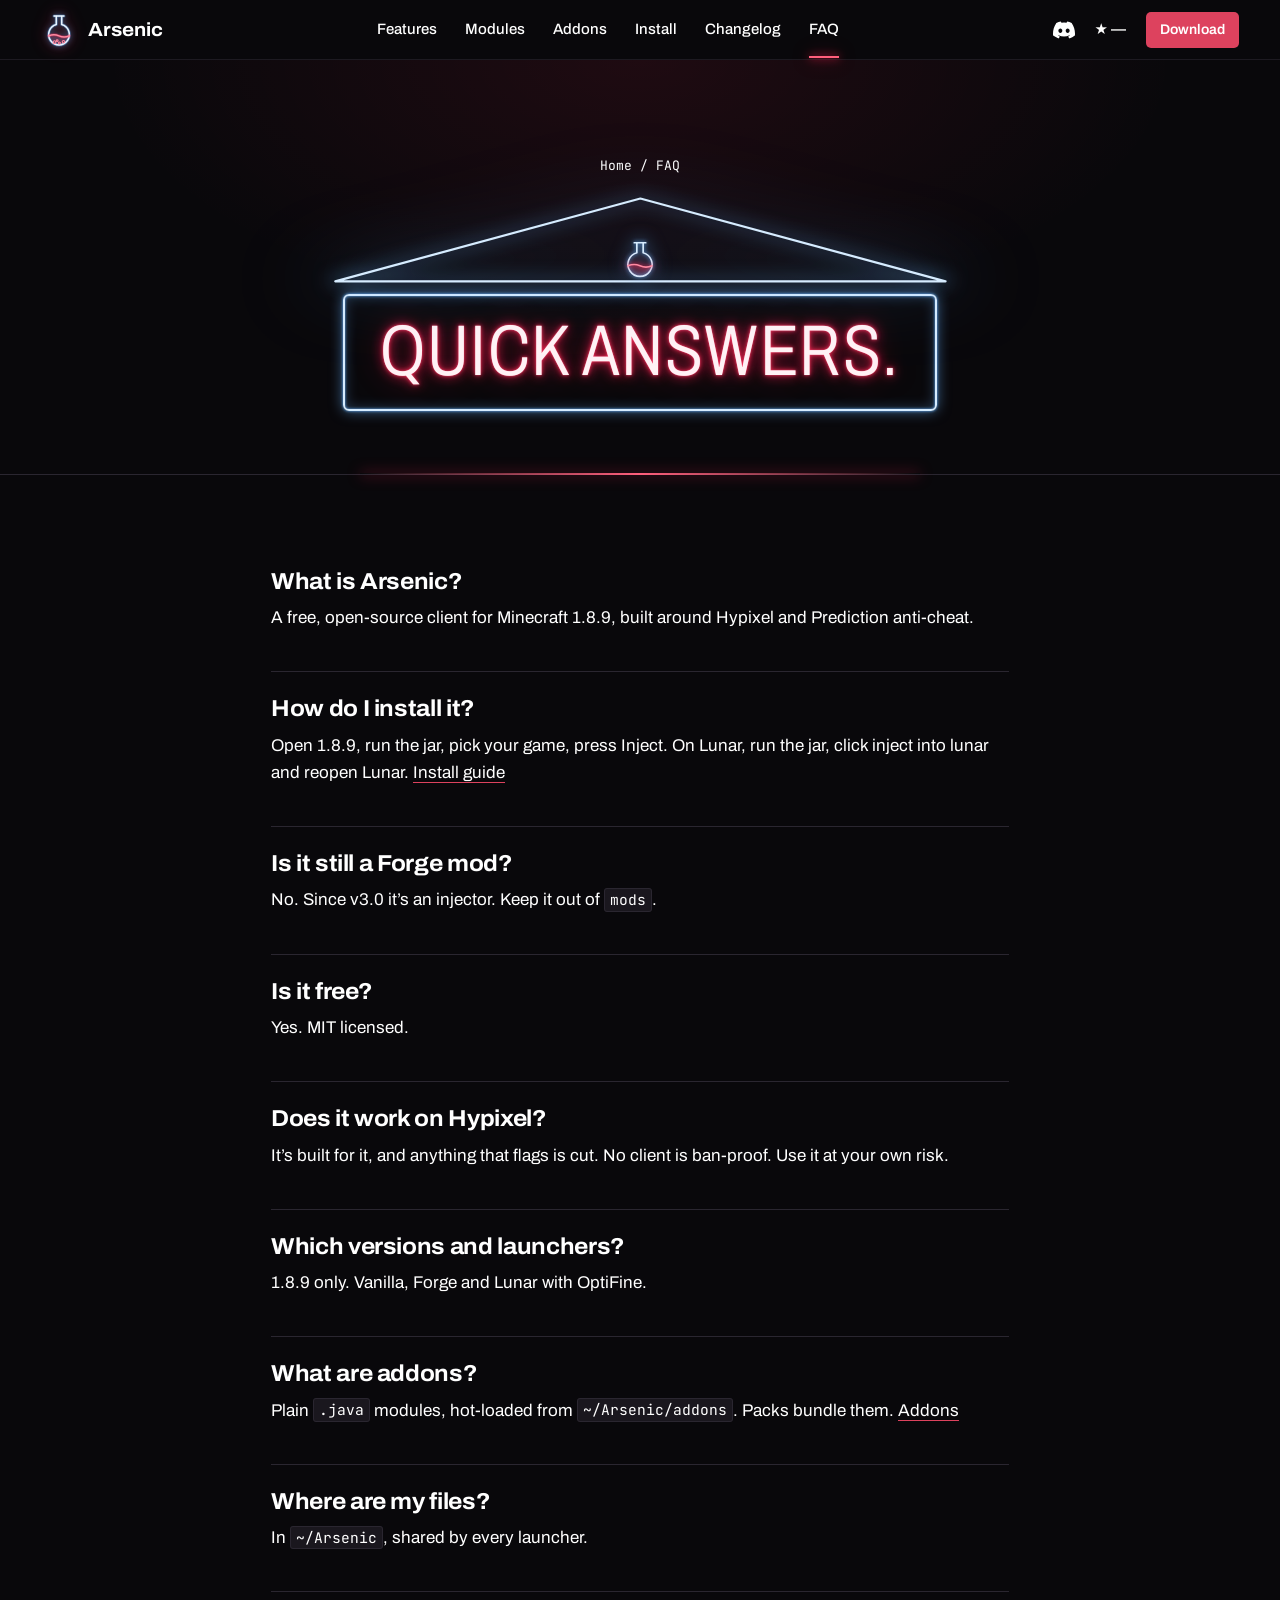
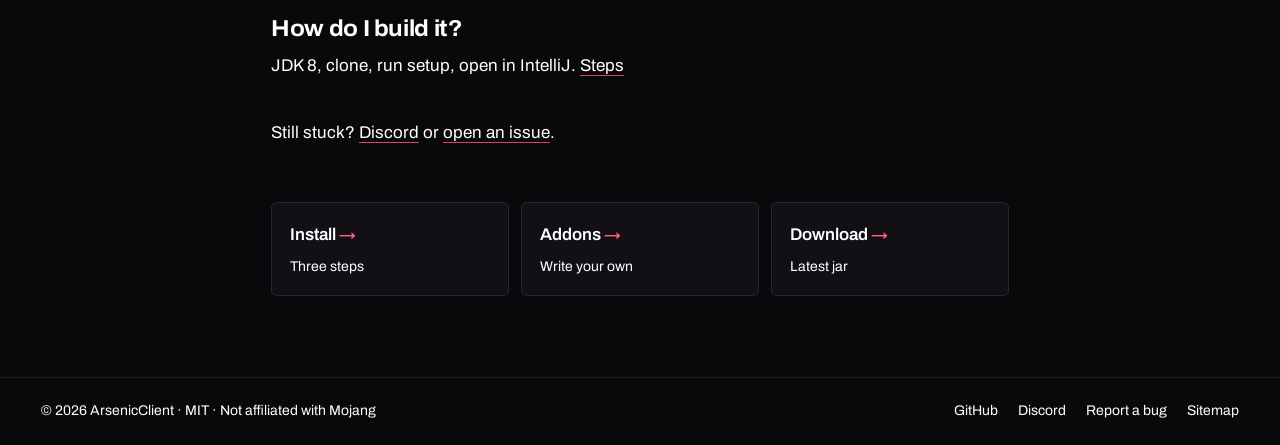
<file: faq.html>
<!DOCTYPE html>
<html lang="en">
<head>
<meta charset="UTF-8">
<meta name="viewport" content="width=device-width, initial-scale=1.0">
<title>Arsenic Client FAQ — Install, Hypixel, Addons, Lunar &amp; Build Questions</title>
<meta name="description" content="Answers to common Arsenic Client questions: is it free, is it still a Forge mod, how to install on Lunar, addons, config location and building from source.">
<meta name="robots" content="index, follow, max-snippet:-1, max-image-preview:large">
<meta name="author" content="ArsenicClient">
<meta name="theme-color" content="#09080b">
<link rel="canonical" href="https://arsenicclient.github.io/faq.html">
<link rel="icon" href="/favicon.ico" sizes="any">
<link rel="icon" type="image/png" sizes="48x48" href="/favicon-48.png">
<link rel="icon" type="image/svg+xml" href="data:image/svg+xml,%3Csvg xmlns="http://www.w3.org/2000/svg" viewBox="0 0 40 40"%3E%3Crect width="40" height="40" rx="9" fill="#09080b"/%3E%3Cpath d="M8.6 26.5Q14.3 24 20 26.5T31.4 26.5A11.5 11.5 0 0 1 8.6 26.5Z" fill="#dd425e"/%3E%3Cpath d="M14.5 4.5H25.5M17 4.5V14A11.5 11.5 0 1 0 23 14V4.5" fill="none" stroke="#d6ecff" stroke-width="2.6" stroke-linecap="round" stroke-linejoin="round"/%3E%3C/svg%3E">
<link rel="apple-touch-icon" href="/apple-touch-icon.png">
<meta property="og:type" content="website">
<meta property="og:url" content="https://arsenicclient.github.io/faq.html">
<meta property="og:title" content="Arsenic Client FAQ — Install, Hypixel, Addons, Lunar &amp; Build Questions">
<meta property="og:description" content="Answers to common Arsenic Client questions: is it free, is it still a Forge mod, how to install on Lunar, addons, config location and building from source.">
<meta property="og:image" content="https://img.youtube.com/vi/rcNm_LSZh-E/maxresdefault.jpg">
<meta property="og:site_name" content="Arsenic Client">
<meta property="og:locale" content="en_US">
<meta name="twitter:card" content="summary_large_image">
<meta name="twitter:title" content="Arsenic Client FAQ — Install, Hypixel, Addons, Lunar &amp; Build Questions">
<meta name="twitter:description" content="Answers to common Arsenic Client questions: is it free, is it still a Forge mod, how to install on Lunar, addons, config location and building from source.">
<meta name="twitter:image" content="https://img.youtube.com/vi/rcNm_LSZh-E/maxresdefault.jpg">
<script type="application/ld+json">
{
  "@context": "https://schema.org",
  "@type": "BreadcrumbList",
  "itemListElement": [
    {
      "@type": "ListItem",
      "position": 1,
      "name": "Arsenic Client",
      "item": "https://arsenicclient.github.io/"
    },
    {
      "@type": "ListItem",
      "position": 2,
      "name": "FAQ",
      "item": "https://arsenicclient.github.io/faq.html"
    }
  ]
}
</script>
<script type="application/ld+json">
{
  "@context": "https://schema.org",
  "@type": "FAQPage",
  "mainEntity": [
    {
      "@type": "Question",
      "name": "What is Arsenic?",
      "acceptedAnswer": {
        "@type": "Answer",
        "text": "A free, open-source client for Minecraft 1.8.9, built around Hypixel and Prediction anti-cheat."
      }
    },
    {
      "@type": "Question",
      "name": "How do I install it?",
      "acceptedAnswer": {
        "@type": "Answer",
        "text": "Open 1.8.9, run the jar, pick your game, press Inject. On Lunar, run the jar, click inject into lunar and reopen Lunar."
      }
    },
    {
      "@type": "Question",
      "name": "Is it still a Forge mod?",
      "acceptedAnswer": {
        "@type": "Answer",
        "text": "No. Since v3.0 it’s an injector. Keep it out of mods."
      }
    },
    {
      "@type": "Question",
      "name": "Is it free?",
      "acceptedAnswer": {
        "@type": "Answer",
        "text": "Yes. MIT licensed."
      }
    },
    {
      "@type": "Question",
      "name": "Does it work on Hypixel?",
      "acceptedAnswer": {
        "@type": "Answer",
        "text": "It’s built for it, and anything that flags is cut. No client is ban-proof. Use it at your own risk."
      }
    },
    {
      "@type": "Question",
      "name": "Which versions and launchers?",
      "acceptedAnswer": {
        "@type": "Answer",
        "text": "1.8.9 only. Vanilla, Forge and Lunar with OptiFine."
      }
    },
    {
      "@type": "Question",
      "name": "What are addons?",
      "acceptedAnswer": {
        "@type": "Answer",
        "text": "Plain .java modules, hot-loaded from ~/Arsenic/addons. Packs bundle them."
      }
    },
    {
      "@type": "Question",
      "name": "Where are my files?",
      "acceptedAnswer": {
        "@type": "Answer",
        "text": "In ~/Arsenic, shared by every launcher."
      }
    },
    {
      "@type": "Question",
      "name": "How do I build it?",
      "acceptedAnswer": {
        "@type": "Answer",
        "text": "JDK 8, clone, run setup, open in IntelliJ."
      }
    }
  ]
}
</script>
<link rel="preconnect" href="https://fonts.googleapis.com">
<link rel="preconnect" href="https://fonts.gstatic.com" crossorigin>
<link href="https://fonts.googleapis.com/css2?family=Archivo:wdth,wght@62..125,100..900&family=JetBrains+Mono:wght@400;500;700&display=swap" rel="stylesheet">
<link rel="stylesheet" href="assets/style.css">
</head>
<body>
<header class="nav" id="nav">
  <a class="brand" href="index.html" aria-label="Arsenic home"><svg class="mark" viewBox="0 0 40 40" aria-hidden="true"><path d="M8.6 26.5Q14.3 24 20 26.5T31.4 26.5A11.5 11.5 0 0 1 8.6 26.5Z" fill="rgba(255,60,104,.16)"/><g fill="none" stroke-linecap="round" stroke-linejoin="round"><path d="M14.5 4.5H25.5M17 4.5V14A11.5 11.5 0 1 0 23 14V4.5" stroke="#69b4ff" stroke-width="3.4" opacity=".35"/><path d="M14.5 4.5H25.5M17 4.5V14A11.5 11.5 0 1 0 23 14V4.5" stroke="#d6ecff" stroke-width="1.7"/><path d="M14.5 4.5H25.5M17 4.5V14A11.5 11.5 0 1 0 23 14V4.5" stroke="#fff" stroke-width=".6"/><path d="M8.6 26.5Q14.3 24 20 26.5T31.4 26.5" stroke="#ff2a58" stroke-width="3.2" opacity=".4"/><path d="M8.6 26.5Q14.3 24 20 26.5T31.4 26.5" stroke="#ff8aa2" stroke-width="1.6"/><g class="bubs" stroke="#ff8aa2" stroke-width="1.2"><circle cx="15" cy="33.5" r="1.5"/><circle cx="20.5" cy="34.5" r="1.1"/><circle cx="25" cy="33" r="1.4"/><circle cx="18" cy="32" r="1"/></g></g></svg>Arsenic</a>
  <nav class="links" aria-label="Pages"><a href="features.html">Features</a><a href="modules.html">Modules</a><a href="addons.html">Addons</a><a href="install.html">Install</a><a href="changelog.html">Changelog</a><a href="faq.html" aria-current="page">FAQ</a></nav>
  <div class="nav-r">
    <a class="dc" href="https://discord.gg/t6cJQVHupk" target="_blank" rel="noopener" aria-label="Discord"><svg viewBox="0 0 24 24" aria-hidden="true"><path fill="currentColor" d="M20.317 4.37a19.79 19.79 0 0 0-4.885-1.515.074.074 0 0 0-.079.037c-.21.375-.444.865-.608 1.25a18.27 18.27 0 0 0-5.487 0 12.64 12.64 0 0 0-.617-1.25.077.077 0 0 0-.079-.037A19.74 19.74 0 0 0 3.677 4.37a.07.07 0 0 0-.032.027C.533 9.046-.32 13.58.099 18.057a.082.082 0 0 0 .031.057 19.9 19.9 0 0 0 5.993 3.03.078.078 0 0 0 .084-.028c.462-.63.874-1.295 1.226-1.994a.076.076 0 0 0-.041-.106 13.1 13.1 0 0 1-1.872-.892.077.077 0 0 1-.008-.128 10.2 10.2 0 0 0 .372-.292.074.074 0 0 1 .077-.01c3.928 1.793 8.18 1.793 12.062 0a.074.074 0 0 1 .078.01c.12.098.246.198.373.292a.077.077 0 0 1-.006.127 12.3 12.3 0 0 1-1.873.892.077.077 0 0 0-.041.107c.36.698.772 1.362 1.225 1.993a.076.076 0 0 0 .084.028 19.84 19.84 0 0 0 6.002-3.03.077.077 0 0 0 .032-.054c.5-5.177-.838-9.674-3.549-13.66a.061.061 0 0 0-.031-.03zM8.02 15.33c-1.183 0-2.157-1.085-2.157-2.419 0-1.333.956-2.419 2.157-2.419 1.21 0 2.176 1.096 2.157 2.42 0 1.333-.956 2.418-2.157 2.418zm7.975 0c-1.183 0-2.157-1.085-2.157-2.419 0-1.333.955-2.419 2.157-2.419 1.21 0 2.176 1.096 2.157 2.42 0 1.333-.946 2.418-2.157 2.418z"/></svg></a>
    <a class="gh" href="https://github.com/ArsenicClient/Arsenic" target="_blank" rel="noopener">★ <b data-gh="stars">—</b></a>
    <a class="btn sm" href="download.html">Download</a>
  </div>
</header>
<main>
<header class="page-hero">
  <div class="crumbs"><a href="index.html">Home</a> / FAQ</div>
  <div class="sign"><div class="roof" aria-hidden="true"><svg class="tri" viewBox="0 0 100 20" preserveAspectRatio="none"><path d="M1 19.5L50 1L99 19.5Z" vector-effect="non-scaling-stroke"/></svg><svg class="fl" viewBox="0 0 40 40"><path class="liq" d="M8.6 26.5Q14.3 24 20 26.5T31.4 26.5A11.5 11.5 0 0 1 8.6 26.5Z"/><path class="gl" d="M14.5 4.5H25.5M17 4.5V14A11.5 11.5 0 1 0 23 14V4.5"/><path class="wv" d="M8.6 26.5Q14.3 24 20 26.5T31.4 26.5"/></svg></div><h1>Quick <span>answers</span>.</h1></div>
</header>
<div class="prose">
<h2 class="q">What is Arsenic?</h2><p>A free, open-source client for Minecraft 1.8.9, built around Hypixel and Prediction anti-cheat.</p>
<h2 class="q">How do I install it?</h2><p>Open 1.8.9, run the jar, pick your game, press Inject. On Lunar, run the jar, click inject into lunar and reopen Lunar. <a href="install.html">Install guide</a></p>
<h2 class="q">Is it still a Forge mod?</h2><p>No. Since v3.0 it&rsquo;s an injector. Keep it out of <code>mods</code>.</p>
<h2 class="q">Is it free?</h2><p>Yes. MIT licensed.</p>
<h2 class="q">Does it work on Hypixel?</h2><p>It&rsquo;s built for it, and anything that flags is cut. No client is ban-proof. Use it at your own risk.</p>
<h2 class="q">Which versions and launchers?</h2><p>1.8.9 only. Vanilla, Forge and Lunar with OptiFine.</p>
<h2 class="q">What are addons?</h2><p>Plain <code>.java</code> modules, hot-loaded from <code>~/Arsenic/addons</code>. Packs bundle them. <a href="addons.html">Addons</a></p>
<h2 class="q">Where are my files?</h2><p>In <code>~/Arsenic</code>, shared by every launcher.</p>
<h2 class="q">How do I build it?</h2><p>JDK 8, clone, run setup, open in IntelliJ. <a href="install.html#build">Steps</a></p>
<p class="more">Still stuck? <a href="https://discord.gg/t6cJQVHupk" target="_blank" rel="noopener">Discord</a> or <a href="https://github.com/ArsenicClient/Arsenic/issues" target="_blank" rel="noopener">open an issue</a>.</p>
<div class="related"><a href="install.html"><b>Install</b><span>Three steps</span></a><a href="addons.html"><b>Addons</b><span>Write your own</span></a><a href="download.html"><b>Download</b><span>Latest jar</span></a></div>
</div>
</main>
<footer>
  <span id="footerCopy">© 2026 ArsenicClient · MIT · Not affiliated with Mojang</span>
  <nav aria-label="Footer"><a href="https://github.com/ArsenicClient/Arsenic" target="_blank" rel="noopener">GitHub</a><a href="https://discord.gg/t6cJQVHupk" target="_blank" rel="noopener">Discord</a><a href="https://github.com/ArsenicClient/Arsenic/issues" target="_blank" rel="noopener">Report a bug</a><a href="sitemap.xml">Sitemap</a></nav>
</footer>
<script src="assets/main.js"></script>
</body>
</html>
</file>
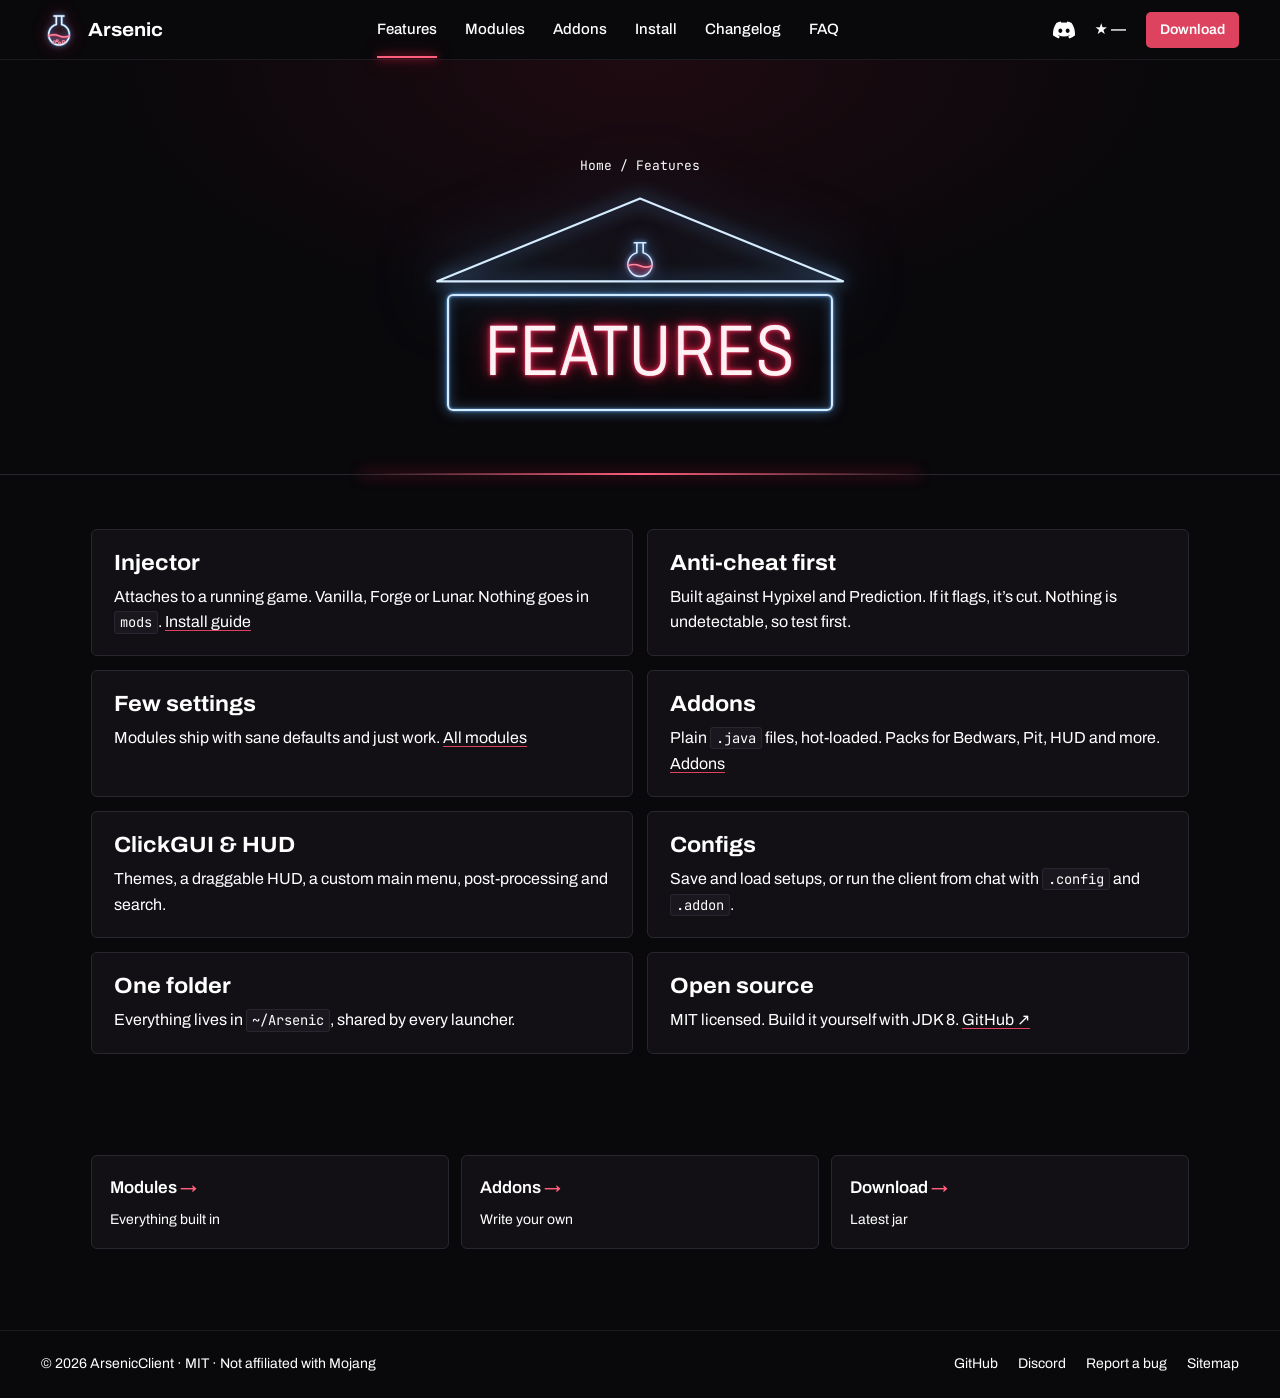
<file: features.html>
<!DOCTYPE html>
<html lang="en">
<head>
<meta charset="UTF-8">
<meta name="viewport" content="width=device-width, initial-scale=1.0">
<title>Features — Arsenic Client Minecraft 1.8.9 Injector, Addons &amp; ClickGUI</title>
<meta name="description" content="Everything in Arsenic Client v3.0: external injector for Vanilla, Forge and Lunar, simple modules, hot-loaded Java addons, packs, ClickGUI themes, configs and in-chat commands.">
<meta name="robots" content="index, follow, max-snippet:-1, max-image-preview:large">
<meta name="author" content="ArsenicClient">
<meta name="theme-color" content="#09080b">
<link rel="canonical" href="https://arsenicclient.github.io/features.html">
<link rel="icon" href="/favicon.ico" sizes="any">
<link rel="icon" type="image/png" sizes="48x48" href="/favicon-48.png">
<link rel="icon" type="image/svg+xml" href="data:image/svg+xml,%3Csvg xmlns="http://www.w3.org/2000/svg" viewBox="0 0 40 40"%3E%3Crect width="40" height="40" rx="9" fill="#09080b"/%3E%3Cpath d="M8.6 26.5Q14.3 24 20 26.5T31.4 26.5A11.5 11.5 0 0 1 8.6 26.5Z" fill="#dd425e"/%3E%3Cpath d="M14.5 4.5H25.5M17 4.5V14A11.5 11.5 0 1 0 23 14V4.5" fill="none" stroke="#d6ecff" stroke-width="2.6" stroke-linecap="round" stroke-linejoin="round"/%3E%3C/svg%3E">
<link rel="apple-touch-icon" href="/apple-touch-icon.png">
<meta property="og:type" content="website">
<meta property="og:url" content="https://arsenicclient.github.io/features.html">
<meta property="og:title" content="Features — Arsenic Client Minecraft 1.8.9 Injector, Addons &amp; ClickGUI">
<meta property="og:description" content="Everything in Arsenic Client v3.0: external injector for Vanilla, Forge and Lunar, simple modules, hot-loaded Java addons, packs, ClickGUI themes, configs and in-chat commands.">
<meta property="og:image" content="https://img.youtube.com/vi/rcNm_LSZh-E/maxresdefault.jpg">
<meta property="og:site_name" content="Arsenic Client">
<meta property="og:locale" content="en_US">
<meta name="twitter:card" content="summary_large_image">
<meta name="twitter:title" content="Features — Arsenic Client Minecraft 1.8.9 Injector, Addons &amp; ClickGUI">
<meta name="twitter:description" content="Everything in Arsenic Client v3.0: external injector for Vanilla, Forge and Lunar, simple modules, hot-loaded Java addons, packs, ClickGUI themes, configs and in-chat commands.">
<meta name="twitter:image" content="https://img.youtube.com/vi/rcNm_LSZh-E/maxresdefault.jpg">
<script type="application/ld+json">
{
  "@context": "https://schema.org",
  "@type": "BreadcrumbList",
  "itemListElement": [
    {
      "@type": "ListItem",
      "position": 1,
      "name": "Arsenic Client",
      "item": "https://arsenicclient.github.io/"
    },
    {
      "@type": "ListItem",
      "position": 2,
      "name": "Features",
      "item": "https://arsenicclient.github.io/features.html"
    }
  ]
}
</script>
<link rel="preconnect" href="https://fonts.googleapis.com">
<link rel="preconnect" href="https://fonts.gstatic.com" crossorigin>
<link href="https://fonts.googleapis.com/css2?family=Archivo:wdth,wght@62..125,100..900&family=JetBrains+Mono:wght@400;500;700&display=swap" rel="stylesheet">
<link rel="stylesheet" href="assets/style.css">
</head>
<body>
<header class="nav" id="nav">
  <a class="brand" href="index.html" aria-label="Arsenic home"><svg class="mark" viewBox="0 0 40 40" aria-hidden="true"><path d="M8.6 26.5Q14.3 24 20 26.5T31.4 26.5A11.5 11.5 0 0 1 8.6 26.5Z" fill="rgba(255,60,104,.16)"/><g fill="none" stroke-linecap="round" stroke-linejoin="round"><path d="M14.5 4.5H25.5M17 4.5V14A11.5 11.5 0 1 0 23 14V4.5" stroke="#69b4ff" stroke-width="3.4" opacity=".35"/><path d="M14.5 4.5H25.5M17 4.5V14A11.5 11.5 0 1 0 23 14V4.5" stroke="#d6ecff" stroke-width="1.7"/><path d="M14.5 4.5H25.5M17 4.5V14A11.5 11.5 0 1 0 23 14V4.5" stroke="#fff" stroke-width=".6"/><path d="M8.6 26.5Q14.3 24 20 26.5T31.4 26.5" stroke="#ff2a58" stroke-width="3.2" opacity=".4"/><path d="M8.6 26.5Q14.3 24 20 26.5T31.4 26.5" stroke="#ff8aa2" stroke-width="1.6"/><g class="bubs" stroke="#ff8aa2" stroke-width="1.2"><circle cx="15" cy="33.5" r="1.5"/><circle cx="20.5" cy="34.5" r="1.1"/><circle cx="25" cy="33" r="1.4"/><circle cx="18" cy="32" r="1"/></g></g></svg>Arsenic</a>
  <nav class="links" aria-label="Pages"><a href="features.html" aria-current="page">Features</a><a href="modules.html">Modules</a><a href="addons.html">Addons</a><a href="install.html">Install</a><a href="changelog.html">Changelog</a><a href="faq.html">FAQ</a></nav>
  <div class="nav-r">
    <a class="dc" href="https://discord.gg/t6cJQVHupk" target="_blank" rel="noopener" aria-label="Discord"><svg viewBox="0 0 24 24" aria-hidden="true"><path fill="currentColor" d="M20.317 4.37a19.79 19.79 0 0 0-4.885-1.515.074.074 0 0 0-.079.037c-.21.375-.444.865-.608 1.25a18.27 18.27 0 0 0-5.487 0 12.64 12.64 0 0 0-.617-1.25.077.077 0 0 0-.079-.037A19.74 19.74 0 0 0 3.677 4.37a.07.07 0 0 0-.032.027C.533 9.046-.32 13.58.099 18.057a.082.082 0 0 0 .031.057 19.9 19.9 0 0 0 5.993 3.03.078.078 0 0 0 .084-.028c.462-.63.874-1.295 1.226-1.994a.076.076 0 0 0-.041-.106 13.1 13.1 0 0 1-1.872-.892.077.077 0 0 1-.008-.128 10.2 10.2 0 0 0 .372-.292.074.074 0 0 1 .077-.01c3.928 1.793 8.18 1.793 12.062 0a.074.074 0 0 1 .078.01c.12.098.246.198.373.292a.077.077 0 0 1-.006.127 12.3 12.3 0 0 1-1.873.892.077.077 0 0 0-.041.107c.36.698.772 1.362 1.225 1.993a.076.076 0 0 0 .084.028 19.84 19.84 0 0 0 6.002-3.03.077.077 0 0 0 .032-.054c.5-5.177-.838-9.674-3.549-13.66a.061.061 0 0 0-.031-.03zM8.02 15.33c-1.183 0-2.157-1.085-2.157-2.419 0-1.333.956-2.419 2.157-2.419 1.21 0 2.176 1.096 2.157 2.42 0 1.333-.956 2.418-2.157 2.418zm7.975 0c-1.183 0-2.157-1.085-2.157-2.419 0-1.333.955-2.419 2.157-2.419 1.21 0 2.176 1.096 2.157 2.42 0 1.333-.946 2.418-2.157 2.418z"/></svg></a>
    <a class="gh" href="https://github.com/ArsenicClient/Arsenic" target="_blank" rel="noopener">★ <b data-gh="stars">—</b></a>
    <a class="btn sm" href="download.html">Download</a>
  </div>
</header>
<main>
<header class="page-hero">
  <div class="crumbs"><a href="index.html">Home</a> / Features</div>
  <div class="sign"><div class="roof" aria-hidden="true"><svg class="tri" viewBox="0 0 100 20" preserveAspectRatio="none"><path d="M1 19.5L50 1L99 19.5Z" vector-effect="non-scaling-stroke"/></svg><svg class="fl" viewBox="0 0 40 40"><path class="liq" d="M8.6 26.5Q14.3 24 20 26.5T31.4 26.5A11.5 11.5 0 0 1 8.6 26.5Z"/><path class="gl" d="M14.5 4.5H25.5M17 4.5V14A11.5 11.5 0 1 0 23 14V4.5"/><path class="wv" d="M8.6 26.5Q14.3 24 20 26.5T31.4 26.5"/></svg></div><h1><span>Features</span></h1></div>
</header>
<div class="wide">
<div class="cat-grid feats">
<div class="cat-card"><h3>Injector</h3><p>Attaches to a running game. Vanilla, Forge or Lunar. Nothing goes in <code>mods</code>. <a href="install.html">Install guide</a></p></div>
<div class="cat-card"><h3>Anti-cheat first</h3><p>Built against Hypixel and Prediction. If it flags, it&rsquo;s cut. Nothing is undetectable, so test first.</p></div>
<div class="cat-card"><h3>Few settings</h3><p>Modules ship with sane defaults and just work. <a href="modules.html">All modules</a></p></div>
<div class="cat-card"><h3>Addons</h3><p>Plain <code>.java</code> files, hot-loaded. Packs for Bedwars, Pit, HUD and more. <a href="addons.html">Addons</a></p></div>
<div class="cat-card"><h3>ClickGUI &amp; HUD</h3><p>Themes, a draggable HUD, a custom main menu, post-processing and search.</p></div>
<div class="cat-card"><h3>Configs</h3><p>Save and load setups, or run the client from chat with <code>.config</code> and <code>.addon</code>.</p></div>
<div class="cat-card"><h3>One folder</h3><p>Everything lives in <code>~/Arsenic</code>, shared by every launcher.</p></div>
<div class="cat-card"><h3>Open source</h3><p>MIT licensed. Build it yourself with JDK 8. <a href="https://github.com/ArsenicClient/Arsenic" target="_blank" rel="noopener">GitHub ↗</a></p></div>
</div>
<div class="prose flush">
<div class="related"><a href="modules.html"><b>Modules</b><span>Everything built in</span></a><a href="addons.html"><b>Addons</b><span>Write your own</span></a><a href="download.html"><b>Download</b><span>Latest jar</span></a></div>
</div>
</div>
</main>
<footer>
  <span id="footerCopy">© 2026 ArsenicClient · MIT · Not affiliated with Mojang</span>
  <nav aria-label="Footer"><a href="https://github.com/ArsenicClient/Arsenic" target="_blank" rel="noopener">GitHub</a><a href="https://discord.gg/t6cJQVHupk" target="_blank" rel="noopener">Discord</a><a href="https://github.com/ArsenicClient/Arsenic/issues" target="_blank" rel="noopener">Report a bug</a><a href="sitemap.xml">Sitemap</a></nav>
</footer>
<script src="assets/main.js"></script>
</body>
</html>
</file>
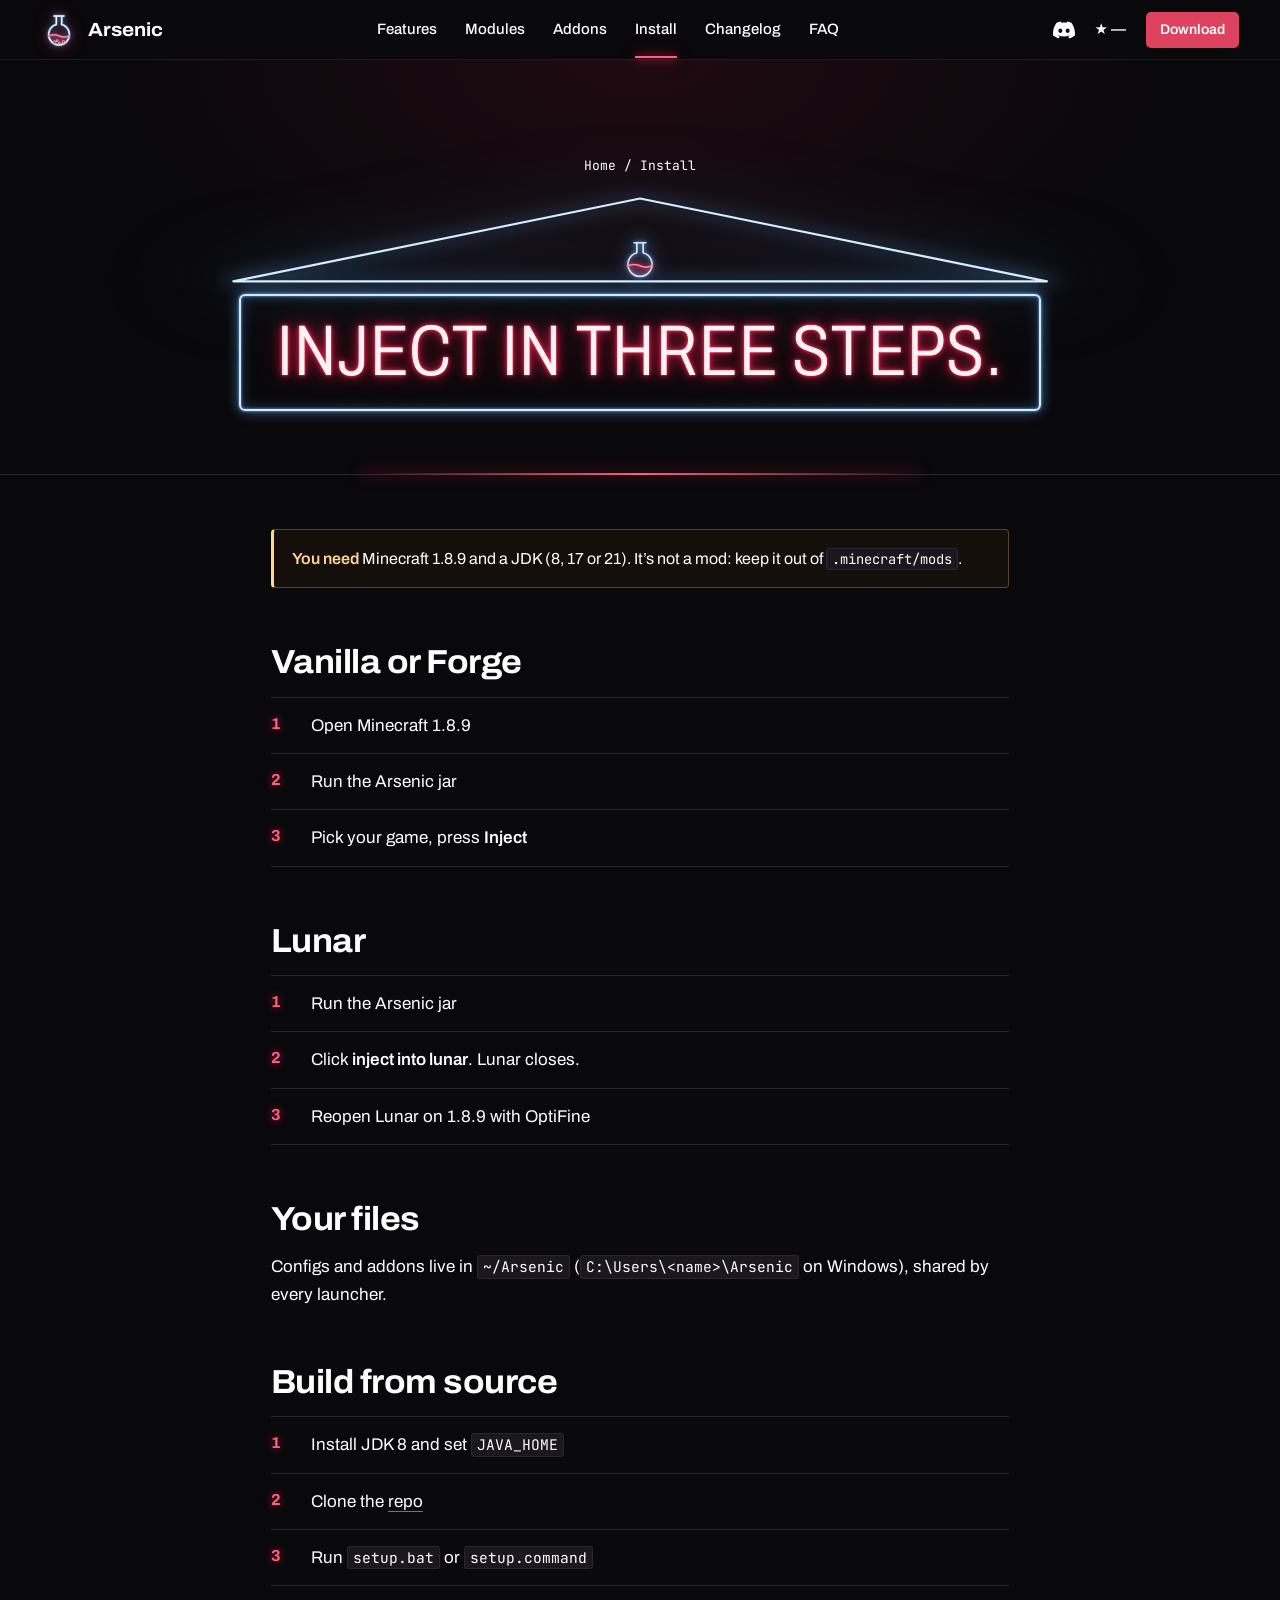
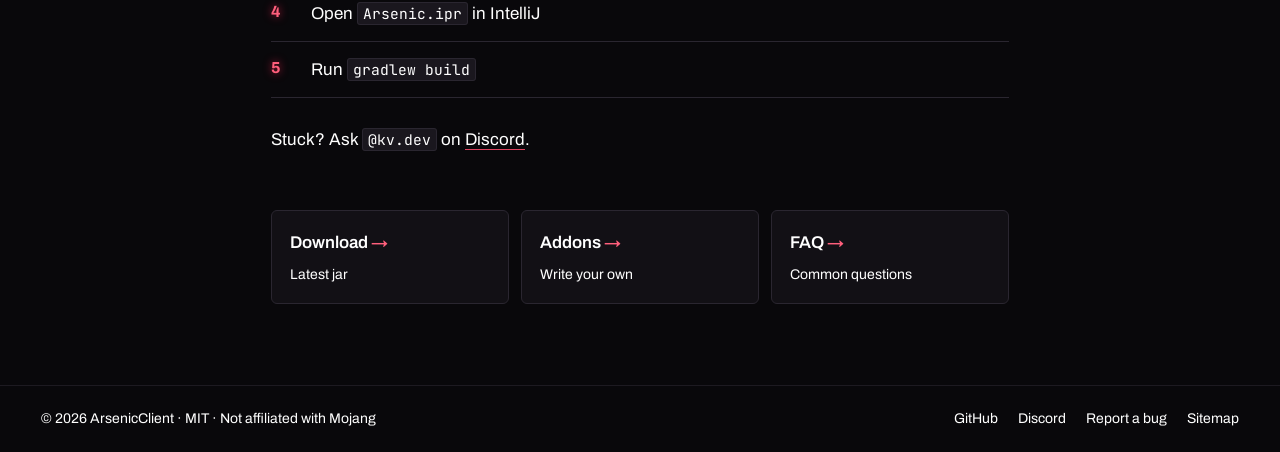
<file: install.html>
<!DOCTYPE html>
<html lang="en">
<head>
<meta charset="UTF-8">
<meta name="viewport" content="width=device-width, initial-scale=1.0">
<title>How to Install Arsenic Client — Inject into Minecraft 1.8.9 (Vanilla, Forge, Lunar)</title>
<meta name="description" content="Step-by-step Arsenic Client install guide for Minecraft 1.8.9: inject into Vanilla or Forge, or into Lunar Client. No mods folder needed. Requires a JDK.">
<meta name="robots" content="index, follow, max-snippet:-1, max-image-preview:large">
<meta name="author" content="ArsenicClient">
<meta name="theme-color" content="#09080b">
<link rel="canonical" href="https://arsenicclient.github.io/install.html">
<link rel="icon" href="/favicon.ico" sizes="any">
<link rel="icon" type="image/png" sizes="48x48" href="/favicon-48.png">
<link rel="icon" type="image/svg+xml" href="data:image/svg+xml,%3Csvg xmlns="http://www.w3.org/2000/svg" viewBox="0 0 40 40"%3E%3Crect width="40" height="40" rx="9" fill="#09080b"/%3E%3Cpath d="M8.6 26.5Q14.3 24 20 26.5T31.4 26.5A11.5 11.5 0 0 1 8.6 26.5Z" fill="#dd425e"/%3E%3Cpath d="M14.5 4.5H25.5M17 4.5V14A11.5 11.5 0 1 0 23 14V4.5" fill="none" stroke="#d6ecff" stroke-width="2.6" stroke-linecap="round" stroke-linejoin="round"/%3E%3C/svg%3E">
<link rel="apple-touch-icon" href="/apple-touch-icon.png">
<meta property="og:type" content="website">
<meta property="og:url" content="https://arsenicclient.github.io/install.html">
<meta property="og:title" content="How to Install Arsenic Client — Inject into Minecraft 1.8.9 (Vanilla, Forge, Lunar)">
<meta property="og:description" content="Step-by-step Arsenic Client install guide for Minecraft 1.8.9: inject into Vanilla or Forge, or into Lunar Client. No mods folder needed. Requires a JDK.">
<meta property="og:image" content="https://img.youtube.com/vi/rcNm_LSZh-E/maxresdefault.jpg">
<meta property="og:site_name" content="Arsenic Client">
<meta property="og:locale" content="en_US">
<meta name="twitter:card" content="summary_large_image">
<meta name="twitter:title" content="How to Install Arsenic Client — Inject into Minecraft 1.8.9 (Vanilla, Forge, Lunar)">
<meta name="twitter:description" content="Step-by-step Arsenic Client install guide for Minecraft 1.8.9: inject into Vanilla or Forge, or into Lunar Client. No mods folder needed. Requires a JDK.">
<meta name="twitter:image" content="https://img.youtube.com/vi/rcNm_LSZh-E/maxresdefault.jpg">
<script type="application/ld+json">
{
  "@context": "https://schema.org",
  "@type": "BreadcrumbList",
  "itemListElement": [
    {
      "@type": "ListItem",
      "position": 1,
      "name": "Arsenic Client",
      "item": "https://arsenicclient.github.io/"
    },
    {
      "@type": "ListItem",
      "position": 2,
      "name": "Install",
      "item": "https://arsenicclient.github.io/install.html"
    }
  ]
}
</script>
<script type="application/ld+json">
{
  "@context": "https://schema.org",
  "@type": "FAQPage",
  "mainEntity": [
    {
      "@type": "Question",
      "name": "How do I install Arsenic Client?",
      "acceptedAnswer": {
        "@type": "Answer",
        "text": "Start Minecraft 1.8.9 (Vanilla or Forge), double-click the Arsenic jar, pick your game in the window and press Inject. For Lunar Client, double-click the jar and choose \"inject into lunar\", then reopen Lunar on 1.8.9 with OptiFine. Never put the jar in .minecraft/mods. You need a JDK installed."
      }
    },
    {
      "@type": "Question",
      "name": "Is Arsenic still a Forge mod?",
      "acceptedAnswer": {
        "@type": "Answer",
        "text": "No. Since v3.0 Arsenic is no longer a Forge mod. It is an external injector that attaches to a running Vanilla, Forge or Lunar Client game at runtime, so the jar must not be placed in the mods folder."
      }
    },
    {
      "@type": "Question",
      "name": "Where are my configs and addons stored?",
      "acceptedAnswer": {
        "@type": "Answer",
        "text": "Everything lives in a single Arsenic folder in your home directory: C:\\Users\\\\Arsenic on Windows and ~/Arsenic on macOS and Linux. It is shared across Vanilla, Forge and Lunar."
      }
    }
  ]
}
</script>
<link rel="preconnect" href="https://fonts.googleapis.com">
<link rel="preconnect" href="https://fonts.gstatic.com" crossorigin>
<link href="https://fonts.googleapis.com/css2?family=Archivo:wdth,wght@62..125,100..900&family=JetBrains+Mono:wght@400;500;700&display=swap" rel="stylesheet">
<link rel="stylesheet" href="assets/style.css">
</head>
<body>
<header class="nav" id="nav">
  <a class="brand" href="index.html" aria-label="Arsenic home"><svg class="mark" viewBox="0 0 40 40" aria-hidden="true"><path d="M8.6 26.5Q14.3 24 20 26.5T31.4 26.5A11.5 11.5 0 0 1 8.6 26.5Z" fill="rgba(255,60,104,.16)"/><g fill="none" stroke-linecap="round" stroke-linejoin="round"><path d="M14.5 4.5H25.5M17 4.5V14A11.5 11.5 0 1 0 23 14V4.5" stroke="#69b4ff" stroke-width="3.4" opacity=".35"/><path d="M14.5 4.5H25.5M17 4.5V14A11.5 11.5 0 1 0 23 14V4.5" stroke="#d6ecff" stroke-width="1.7"/><path d="M14.5 4.5H25.5M17 4.5V14A11.5 11.5 0 1 0 23 14V4.5" stroke="#fff" stroke-width=".6"/><path d="M8.6 26.5Q14.3 24 20 26.5T31.4 26.5" stroke="#ff2a58" stroke-width="3.2" opacity=".4"/><path d="M8.6 26.5Q14.3 24 20 26.5T31.4 26.5" stroke="#ff8aa2" stroke-width="1.6"/><g class="bubs" stroke="#ff8aa2" stroke-width="1.2"><circle cx="15" cy="33.5" r="1.5"/><circle cx="20.5" cy="34.5" r="1.1"/><circle cx="25" cy="33" r="1.4"/><circle cx="18" cy="32" r="1"/></g></g></svg>Arsenic</a>
  <nav class="links" aria-label="Pages"><a href="features.html">Features</a><a href="modules.html">Modules</a><a href="addons.html">Addons</a><a href="install.html" aria-current="page">Install</a><a href="changelog.html">Changelog</a><a href="faq.html">FAQ</a></nav>
  <div class="nav-r">
    <a class="dc" href="https://discord.gg/t6cJQVHupk" target="_blank" rel="noopener" aria-label="Discord"><svg viewBox="0 0 24 24" aria-hidden="true"><path fill="currentColor" d="M20.317 4.37a19.79 19.79 0 0 0-4.885-1.515.074.074 0 0 0-.079.037c-.21.375-.444.865-.608 1.25a18.27 18.27 0 0 0-5.487 0 12.64 12.64 0 0 0-.617-1.25.077.077 0 0 0-.079-.037A19.74 19.74 0 0 0 3.677 4.37a.07.07 0 0 0-.032.027C.533 9.046-.32 13.58.099 18.057a.082.082 0 0 0 .031.057 19.9 19.9 0 0 0 5.993 3.03.078.078 0 0 0 .084-.028c.462-.63.874-1.295 1.226-1.994a.076.076 0 0 0-.041-.106 13.1 13.1 0 0 1-1.872-.892.077.077 0 0 1-.008-.128 10.2 10.2 0 0 0 .372-.292.074.074 0 0 1 .077-.01c3.928 1.793 8.18 1.793 12.062 0a.074.074 0 0 1 .078.01c.12.098.246.198.373.292a.077.077 0 0 1-.006.127 12.3 12.3 0 0 1-1.873.892.077.077 0 0 0-.041.107c.36.698.772 1.362 1.225 1.993a.076.076 0 0 0 .084.028 19.84 19.84 0 0 0 6.002-3.03.077.077 0 0 0 .032-.054c.5-5.177-.838-9.674-3.549-13.66a.061.061 0 0 0-.031-.03zM8.02 15.33c-1.183 0-2.157-1.085-2.157-2.419 0-1.333.956-2.419 2.157-2.419 1.21 0 2.176 1.096 2.157 2.42 0 1.333-.956 2.418-2.157 2.418zm7.975 0c-1.183 0-2.157-1.085-2.157-2.419 0-1.333.955-2.419 2.157-2.419 1.21 0 2.176 1.096 2.157 2.42 0 1.333-.946 2.418-2.157 2.418z"/></svg></a>
    <a class="gh" href="https://github.com/ArsenicClient/Arsenic" target="_blank" rel="noopener">★ <b data-gh="stars">—</b></a>
    <a class="btn sm" href="download.html">Download</a>
  </div>
</header>
<main>
<header class="page-hero">
  <div class="crumbs"><a href="index.html">Home</a> / Install</div>
  <div class="sign"><div class="roof" aria-hidden="true"><svg class="tri" viewBox="0 0 100 20" preserveAspectRatio="none"><path d="M1 19.5L50 1L99 19.5Z" vector-effect="non-scaling-stroke"/></svg><svg class="fl" viewBox="0 0 40 40"><path class="liq" d="M8.6 26.5Q14.3 24 20 26.5T31.4 26.5A11.5 11.5 0 0 1 8.6 26.5Z"/><path class="gl" d="M14.5 4.5H25.5M17 4.5V14A11.5 11.5 0 1 0 23 14V4.5"/><path class="wv" d="M8.6 26.5Q14.3 24 20 26.5T31.4 26.5"/></svg></div><h1>Inject in <span>three steps</span>.</h1></div>
</header>
<div class="prose">
<div class="note"><strong>You need</strong> Minecraft 1.8.9 and a JDK (8, 17 or 21). It&rsquo;s not a mod: keep it out of <code>.minecraft/mods</code>.</div>
<h2>Vanilla or Forge</h2>
<ol class="steps"><li>Open Minecraft 1.8.9</li><li>Run the Arsenic jar</li><li>Pick your game, press <strong>Inject</strong></li></ol>
<h2>Lunar</h2>
<ol class="steps"><li>Run the Arsenic jar</li><li>Click <strong>inject into lunar</strong>. Lunar closes.</li><li>Reopen Lunar on 1.8.9 with OptiFine</li></ol>
<h2>Your files</h2>
<p>Configs and addons live in <code>~/Arsenic</code> (<code>C:\Users\&lt;name&gt;\Arsenic</code> on Windows), shared by every launcher.</p>
<h2 id="build">Build from source</h2>
<ol class="steps"><li>Install JDK 8 and set <code>JAVA_HOME</code></li><li>Clone the <a href="https://github.com/ArsenicClient/Arsenic" target="_blank" rel="noopener">repo</a></li><li>Run <code>setup.bat</code> or <code>setup.command</code></li><li>Open <code>Arsenic.ipr</code> in IntelliJ</li><li>Run <code>gradlew build</code></li></ol>
<p>Stuck? Ask <code>@kv.dev</code> on <a href="https://discord.gg/t6cJQVHupk" target="_blank" rel="noopener">Discord</a>.</p>
<div class="related"><a href="download.html"><b>Download</b><span>Latest jar</span></a><a href="addons.html"><b>Addons</b><span>Write your own</span></a><a href="faq.html"><b>FAQ</b><span>Common questions</span></a></div>
</div>
</main>
<footer>
  <span id="footerCopy">© 2026 ArsenicClient · MIT · Not affiliated with Mojang</span>
  <nav aria-label="Footer"><a href="https://github.com/ArsenicClient/Arsenic" target="_blank" rel="noopener">GitHub</a><a href="https://discord.gg/t6cJQVHupk" target="_blank" rel="noopener">Discord</a><a href="https://github.com/ArsenicClient/Arsenic/issues" target="_blank" rel="noopener">Report a bug</a><a href="sitemap.xml">Sitemap</a></nav>
</footer>
<script src="assets/main.js"></script>
</body>
</html>
</file>
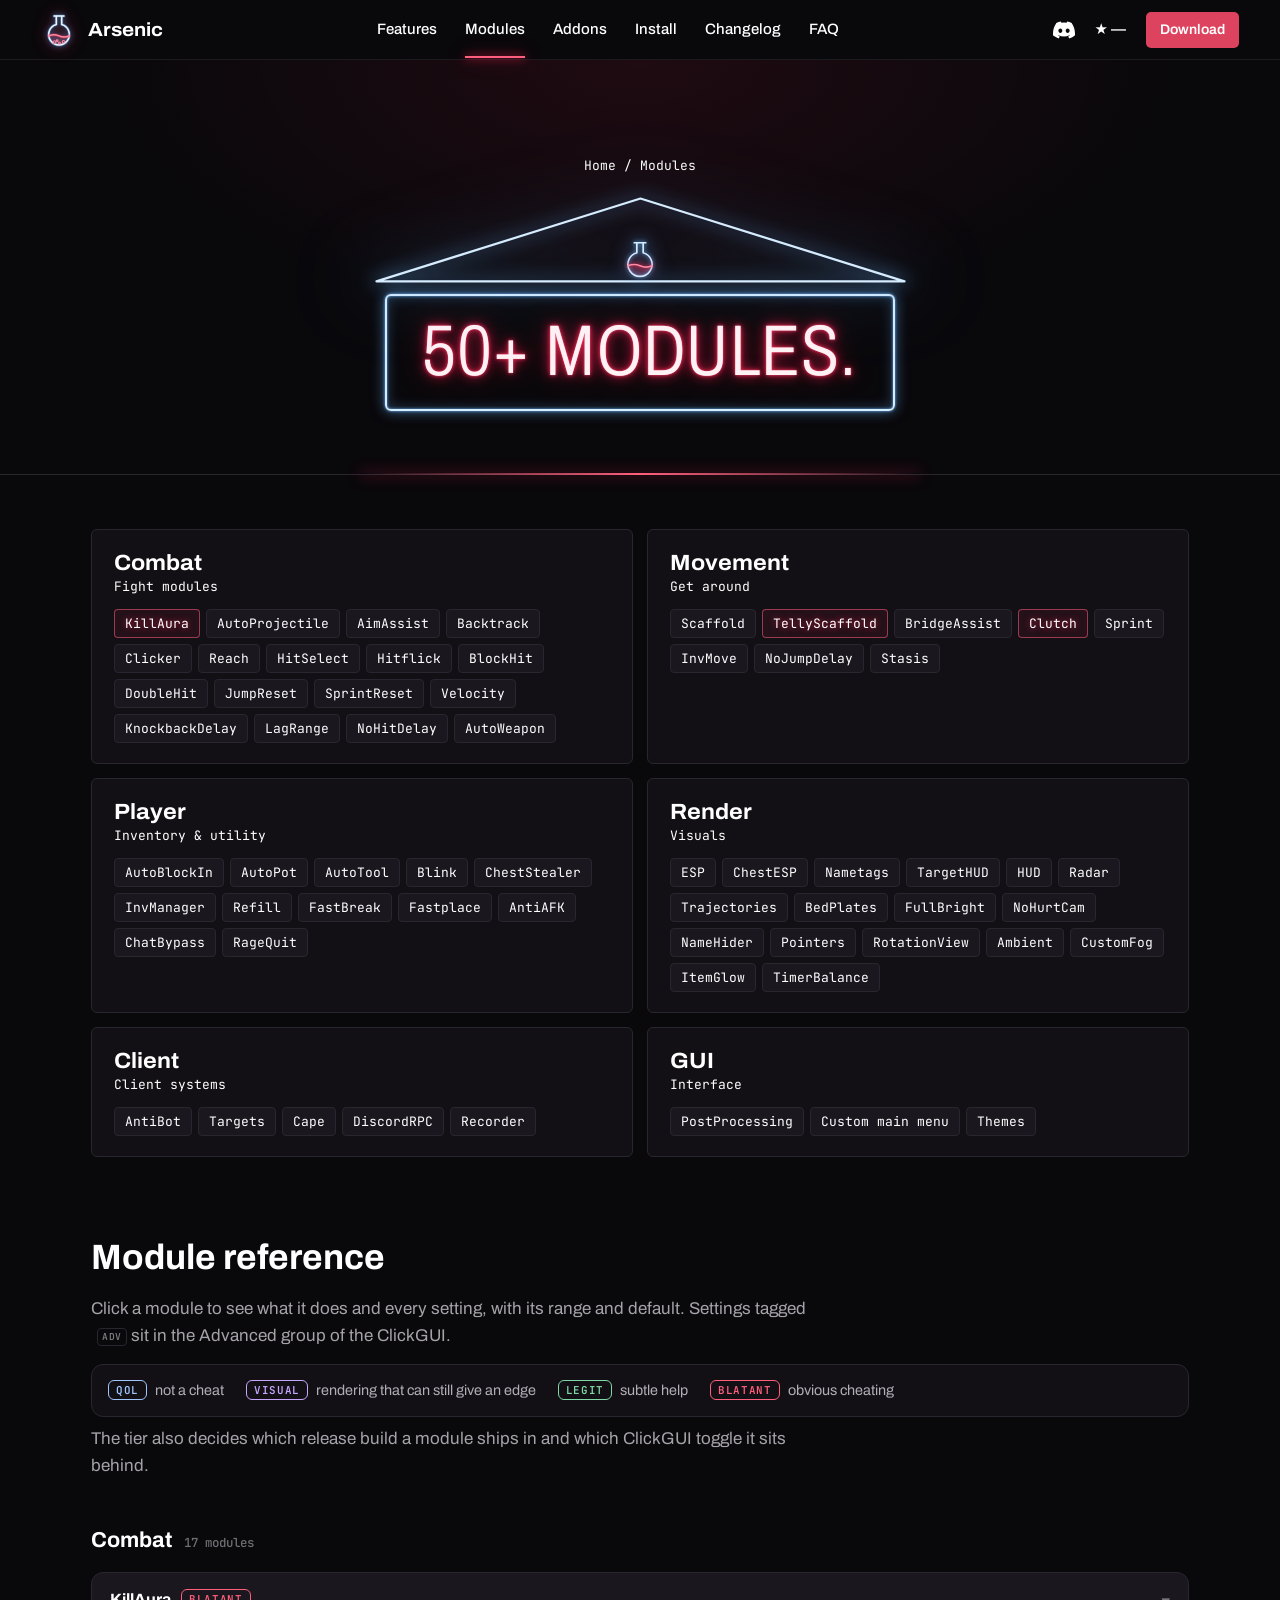
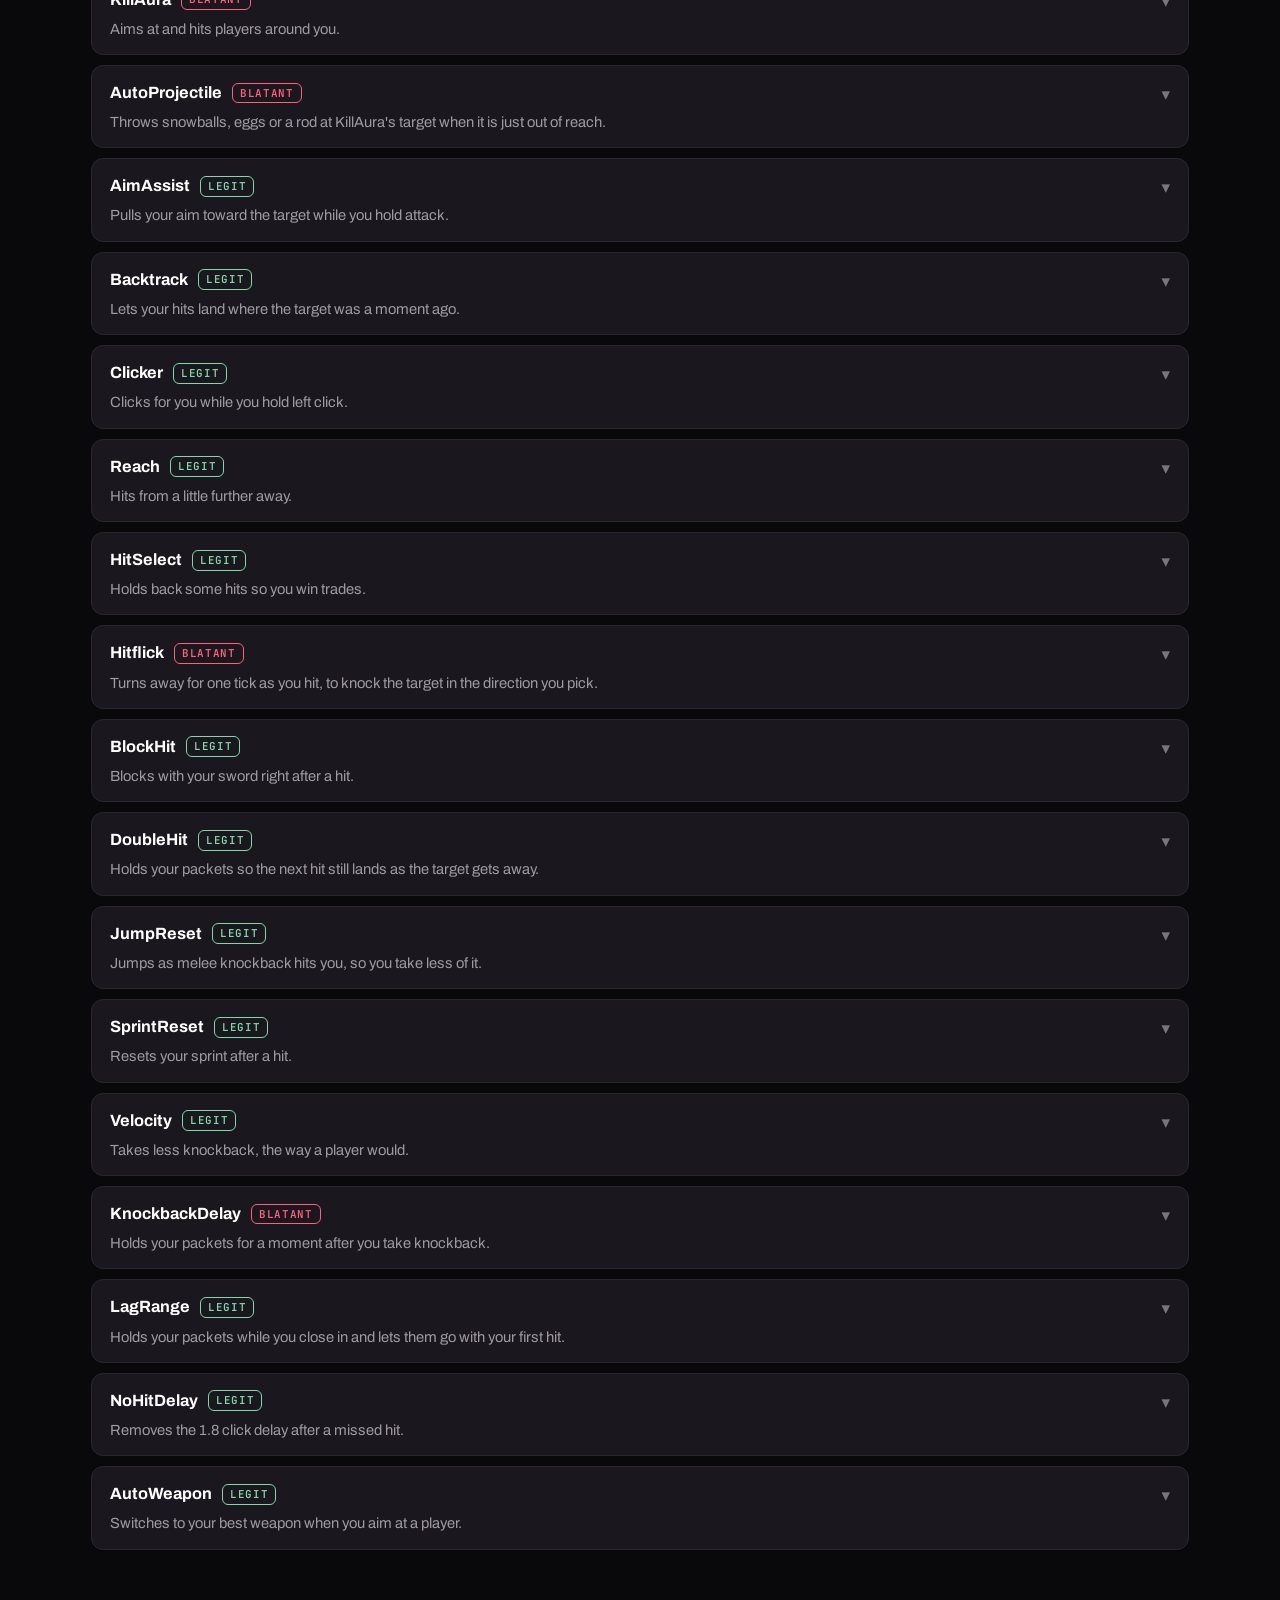
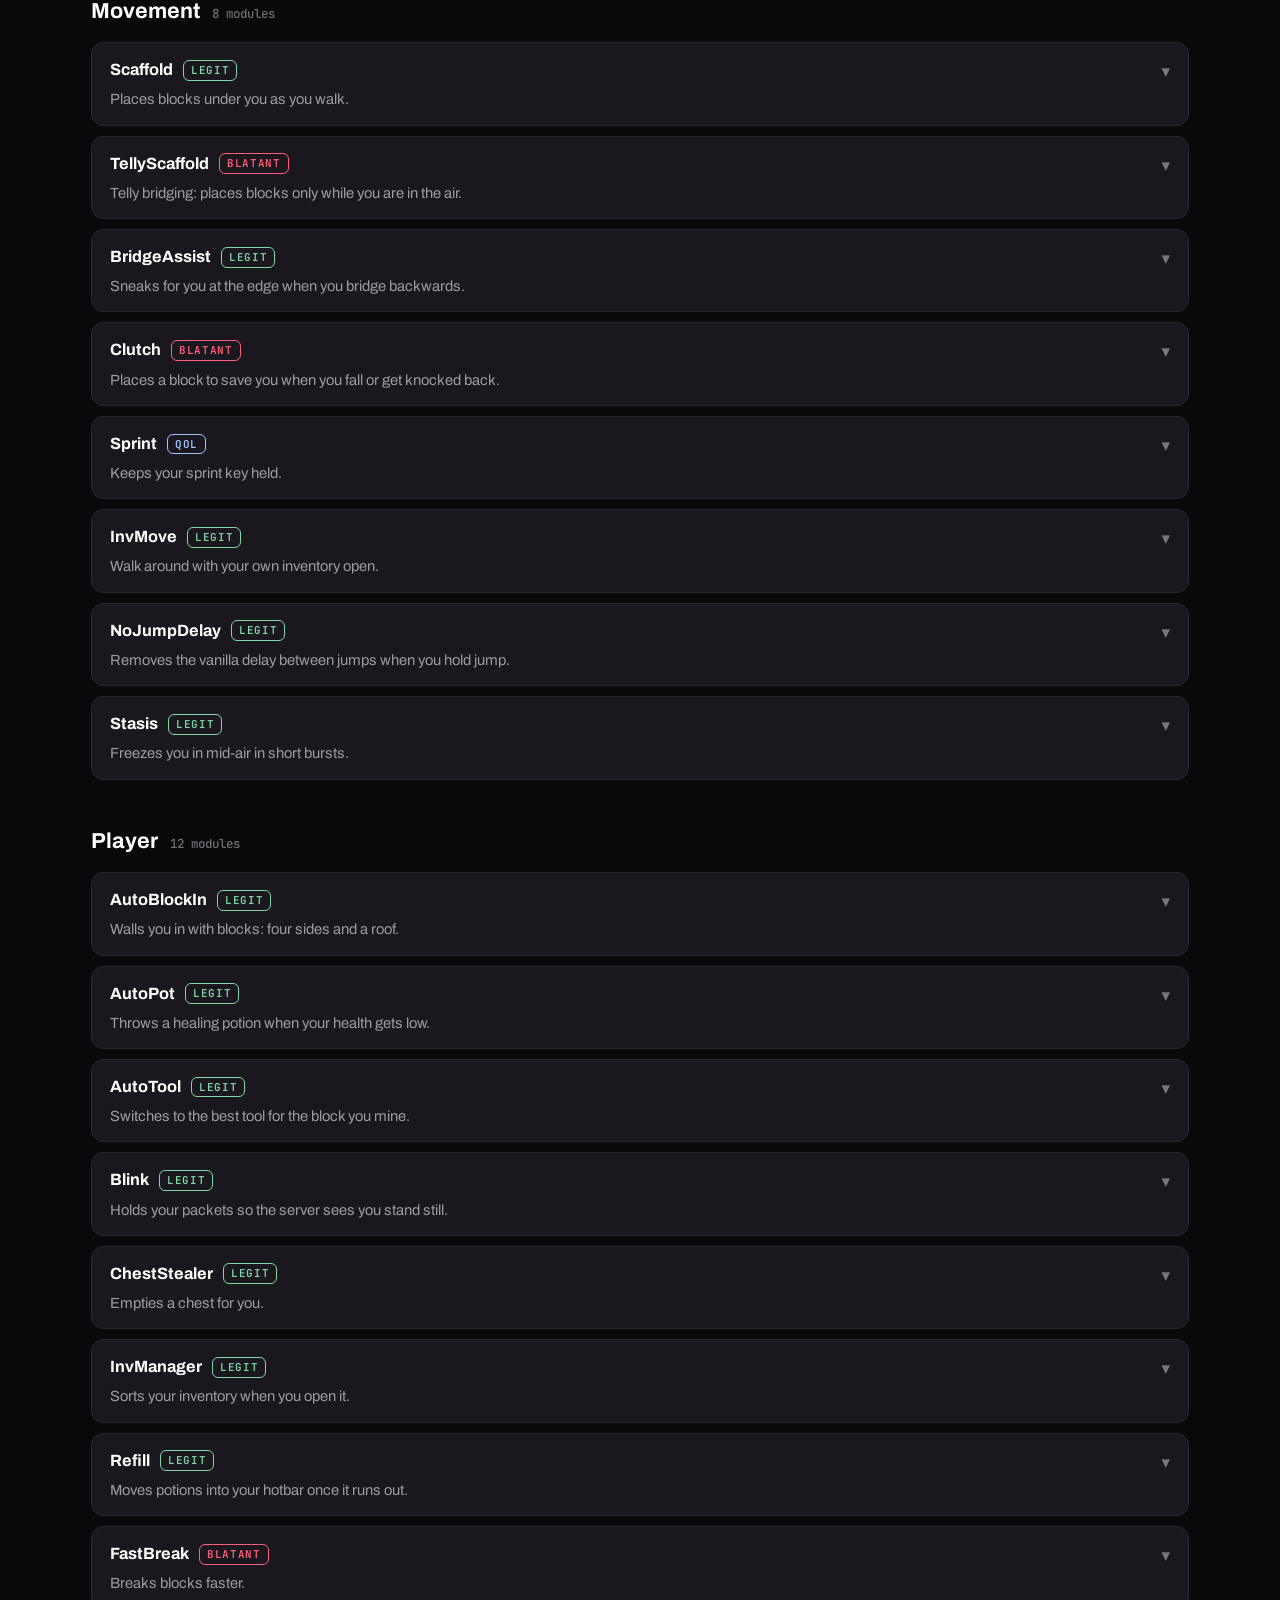
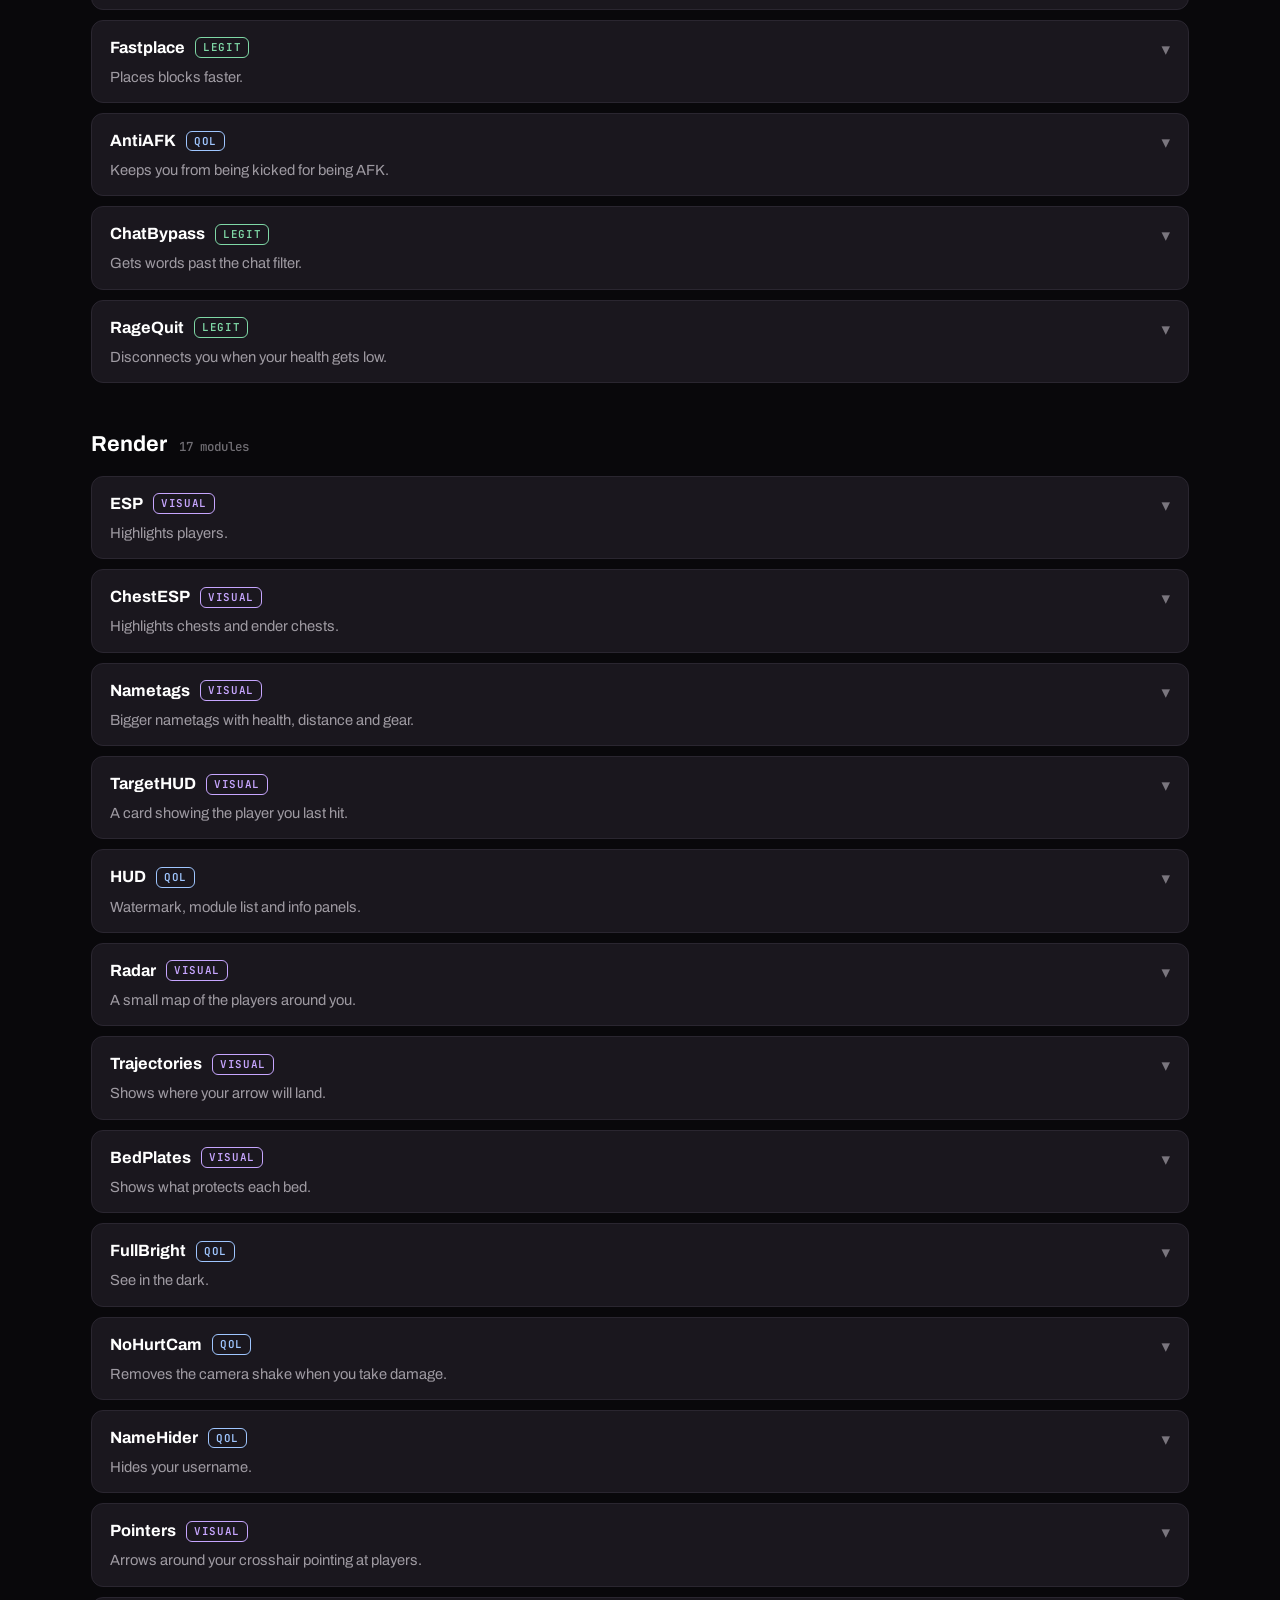
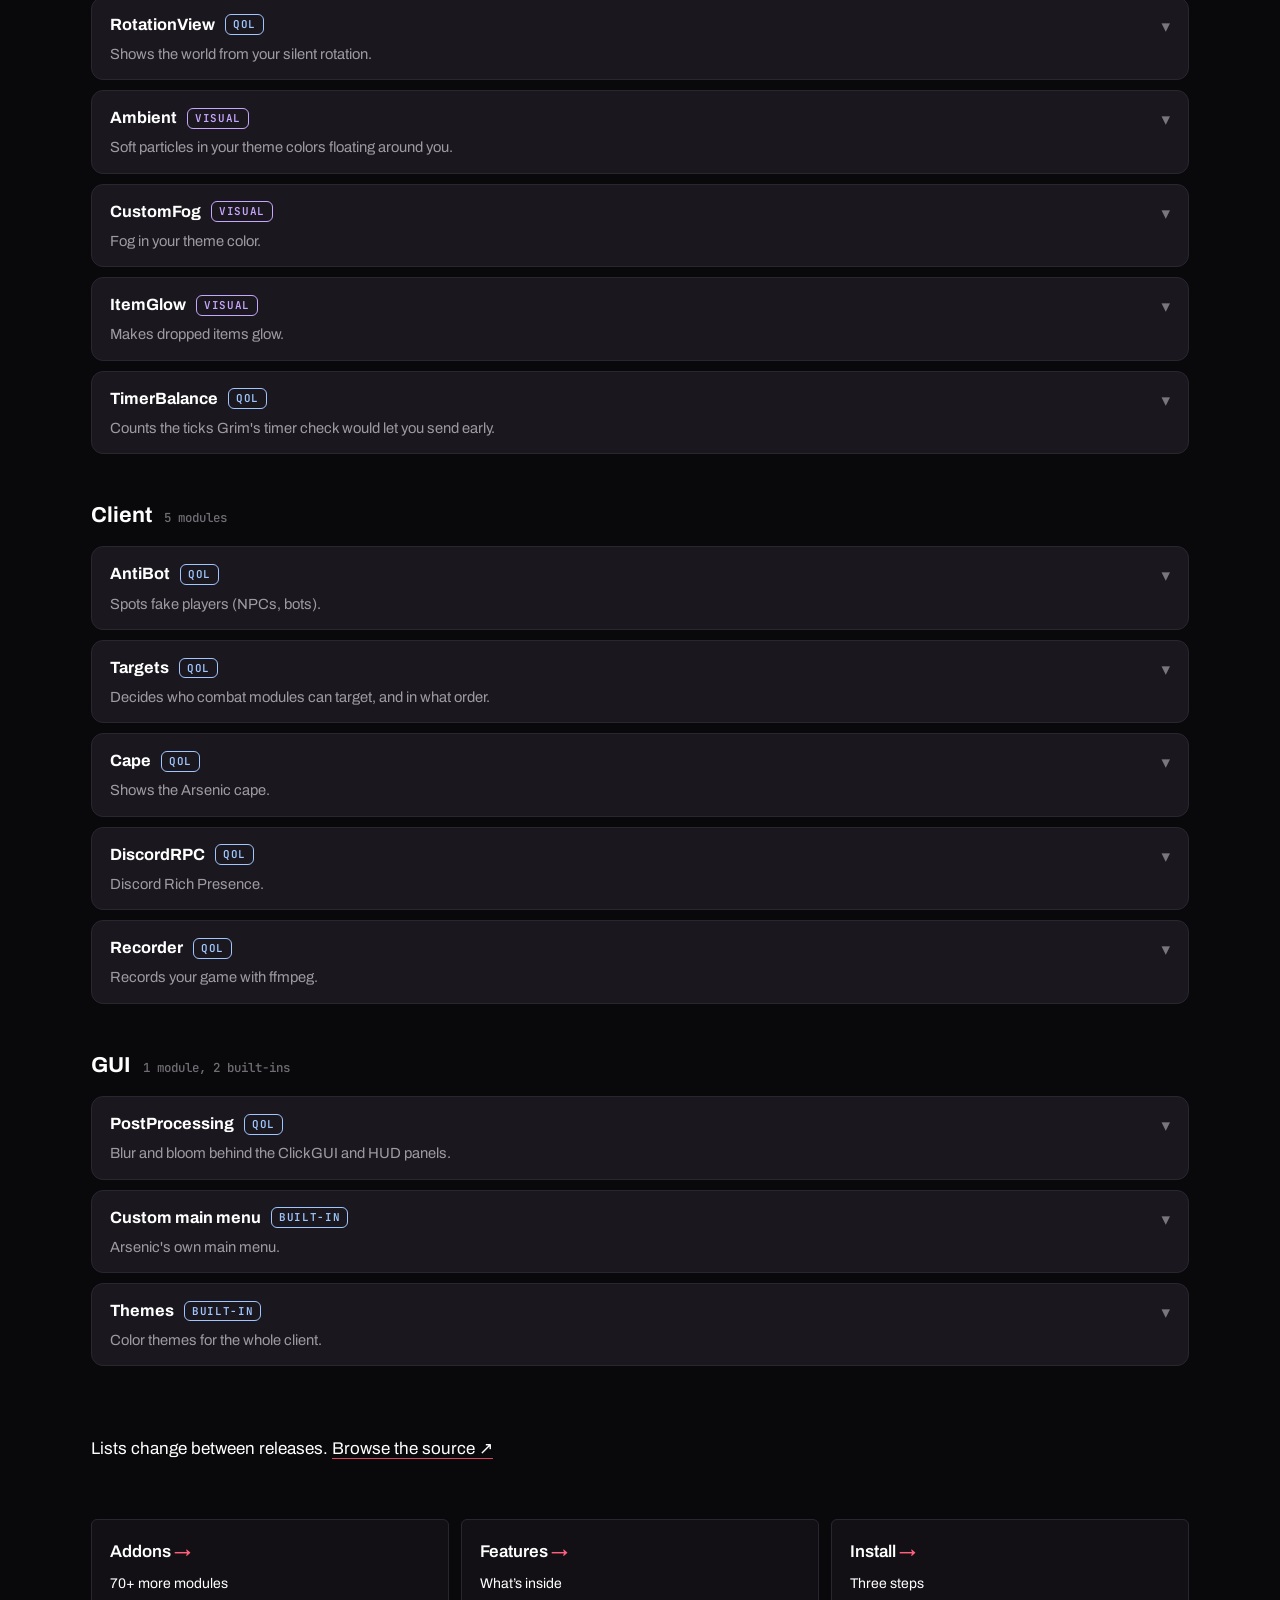
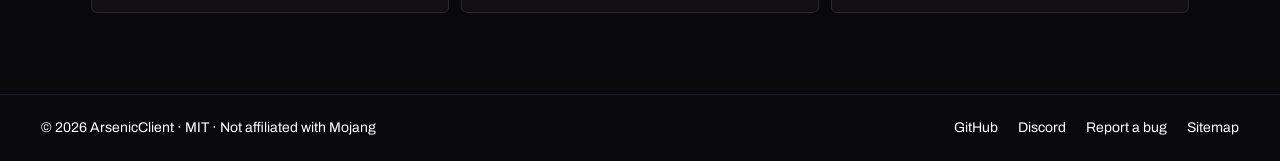
<file: modules.html>
<!DOCTYPE html>
<html lang="en">
<head>
<meta charset="UTF-8">
<meta name="viewport" content="width=device-width, initial-scale=1.0">
<title>Arsenic Client Modules — KillAura, AimAssist, Backtrack, Scaffold &amp; More</title>
<meta name="description" content="Every Arsenic Client module for Minecraft 1.8.9, what it does and each setting with its range and default: combat (KillAura, AimAssist, Backtrack), movement (Scaffold, Clutch), player, render and client.">
<meta name="robots" content="index, follow, max-snippet:-1, max-image-preview:large">
<meta name="author" content="ArsenicClient">
<meta name="theme-color" content="#09080b">
<link rel="canonical" href="https://arsenicclient.github.io/modules.html">
<link rel="icon" href="/favicon.ico" sizes="any">
<link rel="icon" type="image/png" sizes="48x48" href="/favicon-48.png">
<link rel="icon" type="image/svg+xml" href="data:image/svg+xml,%3Csvg xmlns="http://www.w3.org/2000/svg" viewBox="0 0 40 40"%3E%3Crect width="40" height="40" rx="9" fill="#09080b"/%3E%3Cpath d="M8.6 26.5Q14.3 24 20 26.5T31.4 26.5A11.5 11.5 0 0 1 8.6 26.5Z" fill="#dd425e"/%3E%3Cpath d="M14.5 4.5H25.5M17 4.5V14A11.5 11.5 0 1 0 23 14V4.5" fill="none" stroke="#d6ecff" stroke-width="2.6" stroke-linecap="round" stroke-linejoin="round"/%3E%3C/svg%3E">
<link rel="apple-touch-icon" href="/apple-touch-icon.png">
<meta property="og:type" content="website">
<meta property="og:url" content="https://arsenicclient.github.io/modules.html">
<meta property="og:title" content="Arsenic Client Modules — KillAura, AimAssist, Backtrack, Scaffold &amp; More">
<meta property="og:description" content="Every Arsenic Client module for Minecraft 1.8.9, what it does and each setting with its range and default: combat (KillAura, AimAssist, Backtrack), movement (Scaffold, Clutch), player, render and client.">
<meta property="og:image" content="https://img.youtube.com/vi/rcNm_LSZh-E/maxresdefault.jpg">
<meta property="og:site_name" content="Arsenic Client">
<meta property="og:locale" content="en_US">
<meta name="twitter:card" content="summary_large_image">
<meta name="twitter:title" content="Arsenic Client Modules — KillAura, AimAssist, Backtrack, Scaffold &amp; More">
<meta name="twitter:description" content="Every Arsenic Client module for Minecraft 1.8.9, what it does and each setting with its range and default: combat (KillAura, AimAssist, Backtrack), movement (Scaffold, Clutch), player, render and client.">
<meta name="twitter:image" content="https://img.youtube.com/vi/rcNm_LSZh-E/maxresdefault.jpg">
<script type="application/ld+json">
{
  "@context": "https://schema.org",
  "@type": "BreadcrumbList",
  "itemListElement": [
    {
      "@type": "ListItem",
      "position": 1,
      "name": "Arsenic Client",
      "item": "https://arsenicclient.github.io/"
    },
    {
      "@type": "ListItem",
      "position": 2,
      "name": "Modules",
      "item": "https://arsenicclient.github.io/modules.html"
    }
  ]
}
</script>
<link rel="preconnect" href="https://fonts.googleapis.com">
<link rel="preconnect" href="https://fonts.gstatic.com" crossorigin>
<link href="https://fonts.googleapis.com/css2?family=Archivo:wdth,wght@62..125,100..900&family=JetBrains+Mono:wght@400;500;700&display=swap" rel="stylesheet">
<link rel="stylesheet" href="assets/style.css">
<link rel="stylesheet" href="assets/docs.css">
</head>
<body>
<header class="nav" id="nav">
  <a class="brand" href="index.html" aria-label="Arsenic home"><svg class="mark" viewBox="0 0 40 40" aria-hidden="true"><path d="M8.6 26.5Q14.3 24 20 26.5T31.4 26.5A11.5 11.5 0 0 1 8.6 26.5Z" fill="rgba(255,60,104,.16)"/><g fill="none" stroke-linecap="round" stroke-linejoin="round"><path d="M14.5 4.5H25.5M17 4.5V14A11.5 11.5 0 1 0 23 14V4.5" stroke="#69b4ff" stroke-width="3.4" opacity=".35"/><path d="M14.5 4.5H25.5M17 4.5V14A11.5 11.5 0 1 0 23 14V4.5" stroke="#d6ecff" stroke-width="1.7"/><path d="M14.5 4.5H25.5M17 4.5V14A11.5 11.5 0 1 0 23 14V4.5" stroke="#fff" stroke-width=".6"/><path d="M8.6 26.5Q14.3 24 20 26.5T31.4 26.5" stroke="#ff2a58" stroke-width="3.2" opacity=".4"/><path d="M8.6 26.5Q14.3 24 20 26.5T31.4 26.5" stroke="#ff8aa2" stroke-width="1.6"/><g class="bubs" stroke="#ff8aa2" stroke-width="1.2"><circle cx="15" cy="33.5" r="1.5"/><circle cx="20.5" cy="34.5" r="1.1"/><circle cx="25" cy="33" r="1.4"/><circle cx="18" cy="32" r="1"/></g></g></svg>Arsenic</a>
  <nav class="links" aria-label="Pages"><a href="features.html">Features</a><a href="modules.html" aria-current="page">Modules</a><a href="addons.html">Addons</a><a href="install.html">Install</a><a href="changelog.html">Changelog</a><a href="faq.html">FAQ</a></nav>
  <div class="nav-r">
    <a class="dc" href="https://discord.gg/t6cJQVHupk" target="_blank" rel="noopener" aria-label="Discord"><svg viewBox="0 0 24 24" aria-hidden="true"><path fill="currentColor" d="M20.317 4.37a19.79 19.79 0 0 0-4.885-1.515.074.074 0 0 0-.079.037c-.21.375-.444.865-.608 1.25a18.27 18.27 0 0 0-5.487 0 12.64 12.64 0 0 0-.617-1.25.077.077 0 0 0-.079-.037A19.74 19.74 0 0 0 3.677 4.37a.07.07 0 0 0-.032.027C.533 9.046-.32 13.58.099 18.057a.082.082 0 0 0 .031.057 19.9 19.9 0 0 0 5.993 3.03.078.078 0 0 0 .084-.028c.462-.63.874-1.295 1.226-1.994a.076.076 0 0 0-.041-.106 13.1 13.1 0 0 1-1.872-.892.077.077 0 0 1-.008-.128 10.2 10.2 0 0 0 .372-.292.074.074 0 0 1 .077-.01c3.928 1.793 8.18 1.793 12.062 0a.074.074 0 0 1 .078.01c.12.098.246.198.373.292a.077.077 0 0 1-.006.127 12.3 12.3 0 0 1-1.873.892.077.077 0 0 0-.041.107c.36.698.772 1.362 1.225 1.993a.076.076 0 0 0 .084.028 19.84 19.84 0 0 0 6.002-3.03.077.077 0 0 0 .032-.054c.5-5.177-.838-9.674-3.549-13.66a.061.061 0 0 0-.031-.03zM8.02 15.33c-1.183 0-2.157-1.085-2.157-2.419 0-1.333.956-2.419 2.157-2.419 1.21 0 2.176 1.096 2.157 2.42 0 1.333-.956 2.418-2.157 2.418zm7.975 0c-1.183 0-2.157-1.085-2.157-2.419 0-1.333.955-2.419 2.157-2.419 1.21 0 2.176 1.096 2.157 2.42 0 1.333-.946 2.418-2.157 2.418z"/></svg></a>
    <a class="gh" href="https://github.com/ArsenicClient/Arsenic" target="_blank" rel="noopener">★ <b data-gh="stars">—</b></a>
    <a class="btn sm" href="download.html">Download</a>
  </div>
</header>
<main>
<header class="page-hero">
  <div class="crumbs"><a href="index.html">Home</a> / Modules</div>
  <div class="sign"><div class="roof" aria-hidden="true"><svg class="tri" viewBox="0 0 100 20" preserveAspectRatio="none"><path d="M1 19.5L50 1L99 19.5Z" vector-effect="non-scaling-stroke"/></svg><svg class="fl" viewBox="0 0 40 40"><path class="liq" d="M8.6 26.5Q14.3 24 20 26.5T31.4 26.5A11.5 11.5 0 0 1 8.6 26.5Z"/><path class="gl" d="M14.5 4.5H25.5M17 4.5V14A11.5 11.5 0 1 0 23 14V4.5"/><path class="wv" d="M8.6 26.5Q14.3 24 20 26.5T31.4 26.5"/></svg></div><h1>50+ <span>modules</span>.</h1></div>
</header>
<div class="wide">
<div class="cat-grid">
<div class="cat-card"><h3>Combat</h3><div class="cat-sub">Fight modules</div><div class="chips"><a class="chip hot" href="#killaura">KillAura</a><a class="chip" href="#autoprojectile">AutoProjectile</a><a class="chip" href="#aimassist">AimAssist</a><a class="chip" href="#backtrack">Backtrack</a><a class="chip" href="#clicker">Clicker</a><a class="chip" href="#reach">Reach</a><a class="chip" href="#hitselect">HitSelect</a><a class="chip" href="#hitflick">Hitflick</a><a class="chip" href="#blockhit">BlockHit</a><a class="chip" href="#doublehit">DoubleHit</a><a class="chip" href="#jumpreset">JumpReset</a><a class="chip" href="#sprintreset">SprintReset</a><a class="chip" href="#velocity">Velocity</a><a class="chip" href="#knockbackdelay">KnockbackDelay</a><a class="chip" href="#lagrange">LagRange</a><a class="chip" href="#nohitdelay">NoHitDelay</a><a class="chip" href="#autoweapon">AutoWeapon</a></div></div>
<div class="cat-card"><h3>Movement</h3><div class="cat-sub">Get around</div><div class="chips"><a class="chip" href="#scaffold">Scaffold</a><a class="chip hot" href="#tellyscaffold">TellyScaffold</a><a class="chip" href="#bridgeassist">BridgeAssist</a><a class="chip hot" href="#clutch">Clutch</a><a class="chip" href="#sprint">Sprint</a><a class="chip" href="#invmove">InvMove</a><a class="chip" href="#nojumpdelay">NoJumpDelay</a><a class="chip" href="#stasis">Stasis</a></div></div>
<div class="cat-card"><h3>Player</h3><div class="cat-sub">Inventory & utility</div><div class="chips"><a class="chip" href="#autoblockin">AutoBlockIn</a><a class="chip" href="#autopot">AutoPot</a><a class="chip" href="#autotool">AutoTool</a><a class="chip" href="#blink">Blink</a><a class="chip" href="#cheststealer">ChestStealer</a><a class="chip" href="#invmanager">InvManager</a><a class="chip" href="#refill">Refill</a><a class="chip" href="#fastbreak">FastBreak</a><a class="chip" href="#fastplace">Fastplace</a><a class="chip" href="#antiafk">AntiAFK</a><a class="chip" href="#chatbypass">ChatBypass</a><a class="chip" href="#ragequit">RageQuit</a></div></div>
<div class="cat-card"><h3>Render</h3><div class="cat-sub">Visuals</div><div class="chips"><a class="chip" href="#esp">ESP</a><a class="chip" href="#chestesp">ChestESP</a><a class="chip" href="#nametags">Nametags</a><a class="chip" href="#targethud">TargetHUD</a><a class="chip" href="#hud">HUD</a><a class="chip" href="#radar">Radar</a><a class="chip" href="#trajectories">Trajectories</a><a class="chip" href="#bedplates">BedPlates</a><a class="chip" href="#fullbright">FullBright</a><a class="chip" href="#nohurtcam">NoHurtCam</a><a class="chip" href="#namehider">NameHider</a><a class="chip" href="#pointers">Pointers</a><a class="chip" href="#rotationview">RotationView</a><a class="chip" href="#ambient">Ambient</a><a class="chip" href="#customfog">CustomFog</a><a class="chip" href="#itemglow">ItemGlow</a><a class="chip" href="#timerbalance">TimerBalance</a></div></div>
<div class="cat-card"><h3>Client</h3><div class="cat-sub">Client systems</div><div class="chips"><a class="chip" href="#antibot">AntiBot</a><a class="chip" href="#targets">Targets</a><a class="chip" href="#cape">Cape</a><a class="chip" href="#discordrpc">DiscordRPC</a><a class="chip" href="#recorder">Recorder</a></div></div>
<div class="cat-card"><h3>GUI</h3><div class="cat-sub">Interface</div><div class="chips"><a class="chip" href="#postprocessing">PostProcessing</a><a class="chip" href="#mainmenu">Custom main menu</a><a class="chip" href="#themes">Themes</a></div></div>
</div>

<section class="mod-docs" aria-labelledby="docs-title">
<h2 id="docs-title">Module reference</h2>
<p class="mod-lead">Click a module to see what it does and every setting, with its range and default. Settings tagged <span class="adv">adv</span> sit in the Advanced group of the ClickGUI.</p>
<div class="tier-legend"><span><b class="tier tier-qol">QoL</b> not a cheat</span><span><b class="tier tier-visual">Visual</b> rendering that can still give an edge</span><span><b class="tier tier-legit">Legit</b> subtle help</span><span><b class="tier tier-blatant">Blatant</b> obvious cheating</span></div>
<p class="mod-lead">The tier also decides which release build a module ships in and which ClickGUI toggle it sits behind.</p>

<section class="mod-cat" id="combat"><h3>Combat <small>17 modules</small></h3><div class="mod-list">

<details class="mod" id="killaura"><summary><span class="mod-name">KillAura</span><span class="tier tier-blatant">Blatant</span><span class="mod-short">Aims at and hits players around you.</span></summary><div class="mod-body"><p>Attacks players within 3 blocks, and starts turning toward a lone target from up to 7 blocks. Who counts as a target, and in what order, comes from <a href="#targets">Targets</a>. Lets <a href="#hitflick">Hitflick</a> and <a href="#autoprojectile">AutoProjectile</a> take over while they act.</p><div class="set-wrap"><table class="set"><thead><tr><th>Setting</th><th>Range</th><th>Default</th><th>What it does</th></tr></thead><tbody>
<tr><td>Speed</td><td>1–360</td><td>20–50</td><td>How fast it turns toward the target.</td></tr>
<tr><td>Return Speed<span class="adv">adv</span></td><td>1–90</td><td>5–15</td><td>How fast it turns back after losing the target.</td></tr>
<tr><td>CPS</td><td>1–20</td><td>8–12</td><td>Clicks per second.</td></tr>
<tr><td>Rotation Mode</td><td>Lazy, Heuristics…</td><td>Lazy</td><td>How the aim moves.</td></tr>
<tr><td>Miss Chance<span class="adv">adv</span></td><td>0–50 %</td><td>5</td><td>Chance of a deliberate miss. Heuristics only.</td></tr>
<tr><td>Pitch Band<span class="adv">adv</span></td><td>on / off</td><td>Off</td><td>Keeps your pitch inside Pitch Range. Heuristics only.</td></tr>
<tr><td>Pitch Range<span class="adv">adv</span></td><td>−90–90</td><td>15–25</td><td>The pitch band used by Pitch Band.</td></tr>
<tr><td>Silent Rotations</td><td>on / off</td><td>On</td><td>Off makes your camera turn too.</td></tr>
<tr><td>Disable On Flag</td><td>on / off</td><td>On</td><td>Turns KillAura off when the server sets you back.</td></tr>
<tr><td>Weapon Only<span class="adv">adv</span></td><td>on / off</td><td>Off</td><td>Only attacks with a weapon in hand.</td></tr>
<tr><td>Circle</td><td>style</td><td>Classic</td><td>Ring drawn under the target.</td></tr>
<tr><td>Auto Block</td><td>None, Legit, packet modes</td><td>None</td><td>Blocks with your sword between hits (for example Hypixel Hold).</td></tr>
<tr><td>Block Tracker</td><td>on / off</td><td>Off</td><td>Says in chat whether each hit you took was blocked.</td></tr>
</tbody></table></div></div></details>

<details class="mod" id="autoprojectile"><summary><span class="mod-name">AutoProjectile</span><span class="tier tier-blatant">Blatant</span><span class="mod-short">Throws snowballs, eggs or a rod at KillAura's target when it is just out of reach.</span></summary><div class="mod-body"><p>Works with <a href="#killaura">KillAura</a>: when its target is between 3 blocks and Range away and not already hurt, it switches to a snowball or egg from your hotbar (a fishing rod only within 6 blocks), aims where the target is going to be, throws, and switches back a few ticks later. Waits 250–550 ms between throws, less the further away the target is. Paused while Scaffold or TellyScaffold is on.</p><div class="set-wrap"><table class="set"><thead><tr><th>Setting</th><th>Range</th><th>Default</th><th>What it does</th></tr></thead><tbody>
<tr><td>Range</td><td>4–10</td><td>6</td><td>Furthest target it throws at.</td></tr>
<tr><td>Rotation Speed</td><td>10–180</td><td>60</td><td>How fast it turns to aim.</td></tr>
<tr><td>Rods</td><td>on / off</td><td>On</td><td>Allows fishing rods (6 blocks or closer).</td></tr>
<tr><td>Line Of Sight</td><td>on / off</td><td>On</td><td>Doesn't throw when blocks are in the way.</td></tr>
</tbody></table></div></div></details>

<details class="mod" id="aimassist"><summary><span class="mod-name">AimAssist</span><span class="tier tier-legit">Legit</span><span class="mod-short">Pulls your aim toward the target while you hold attack.</span></summary><div class="mod-body"><p>Only while attack is held and no screen is open, and never through walls. Steps aside when KillAura or Hitflick is aiming.</p><div class="set-wrap"><table class="set"><thead><tr><th>Setting</th><th>Range</th><th>Default</th><th>What it does</th></tr></thead><tbody>
<tr><td>Turn Speed</td><td>1–90</td><td>8–12</td><td>How hard it pulls.</td></tr>
<tr><td>Mode</td><td>Additive, Override</td><td>Override</td><td>Additive adds your mouse movement on top. Override takes over the axes it moves.</td></tr>
<tr><td>Rotation Mode</td><td>Lazy, Heuristics…</td><td>Lazy</td><td>How the aim moves.</td></tr>
<tr><td>Miss Chance<span class="adv">adv</span></td><td>0–50 %</td><td>5</td><td>Chance of a deliberate miss. Heuristics only.</td></tr>
</tbody></table></div></div></details>

<details class="mod" id="backtrack"><summary><span class="mod-name">Backtrack</span><span class="tier tier-legit">Legit</span><span class="mod-short">Lets your hits land where the target was a moment ago.</span></summary><div class="mod-body"><p>Holds back the target's movement packets so you hit its older, closer position. Only in the second after your last hit, and it lets go on teleports or knockback.</p><div class="set-wrap"><table class="set"><thead><tr><th>Setting</th><th>Range</th><th>Default</th><th>What it does</th></tr></thead><tbody>
<tr><td>Delay (ms)</td><td>10–500</td><td>100</td><td>How far back in time.</td></tr>
<tr><td>Cooldown (ticks)</td><td>0–40</td><td>10</td><td>Pause between two uses.</td></tr>
<tr><td>Target Dist</td><td>0–10</td><td>2–6</td><td>Only for targets in this distance range.</td></tr>
<tr><td>Max Hurt Time</td><td>0–10</td><td>10</td><td>Only while the target's hurt time is at most this.</td></tr>
<tr><td>Require Mouse Pressed</td><td>on / off</td><td>Off</td><td>Only while you hold attack.</td></tr>
<tr><td>Require Weapon</td><td>on / off</td><td>Off</td><td>Only with a weapon in hand.</td></tr>
<tr><td>Disable On Hit</td><td>on / off</td><td>On</td><td>Lets go of the held packets on a hit.</td></tr>
<tr><td>ESP</td><td>None, Box, Filled, Model</td><td>Box</td><td>How the held position is drawn.</td></tr>
<tr><td>Rotate Box</td><td>on / off</td><td>On</td><td>The box turns with the target.</td></tr>
<tr><td>Line Width</td><td>1–5</td><td>2</td><td>Outline width.</td></tr>
<tr><td>Color</td><td>color</td><td>—</td><td>ESP color.</td></tr>
</tbody></table></div></div></details>

<details class="mod" id="clicker"><summary><span class="mod-name">Clicker</span><span class="tier tier-legit">Legit</span><span class="mod-short">Clicks for you while you hold left click.</span></summary><div class="mod-body"><div class="set-wrap"><table class="set"><thead><tr><th>Setting</th><th>Range</th><th>Default</th><th>What it does</th></tr></thead><tbody>
<tr><td>CPS</td><td>1–20</td><td>7–9</td><td>Clicks per second.</td></tr>
<tr><td>Weapon Only</td><td>on / off</td><td>On</td><td>Only clicks with a weapon in hand.</td></tr>
<tr><td>Click Sounds</td><td>on / off</td><td>On</td><td>Plays a click sound.</td></tr>
</tbody></table></div></div></details>

<details class="mod" id="reach"><summary><span class="mod-name">Reach</span><span class="tier tier-legit">Legit</span><span class="mod-short">Hits from a little further away.</span></summary><div class="mod-body"><p>A new distance is picked inside the range for every hit.</p><div class="set-wrap"><table class="set"><thead><tr><th>Setting</th><th>Range</th><th>Default</th><th>What it does</th></tr></thead><tbody>
<tr><td>Reach</td><td>3–6</td><td>3–3.1</td><td>Hit distance in blocks (step 0.05).</td></tr>
</tbody></table></div></div></details>

<details class="mod" id="hitselect"><summary><span class="mod-name">HitSelect</span><span class="tier tier-legit">Legit</span><span class="mod-short">Holds back some hits so you win trades.</span></summary><div class="mod-body"><p>Blocks a hit when the timing is bad for you. The fight resets after 2.5 s without a hit.</p><div class="set-wrap"><table class="set"><thead><tr><th>Setting</th><th>Range</th><th>Default</th><th>What it does</th></tr></thead><tbody>
<tr><td>Mode</td><td>WaitForFirstHit, HitLaterInTrades, HurtTime</td><td>WaitForFirstHit</td><td>WaitForFirstHit: don't hit first until you were hit or 0.8 s passed. HitLaterInTrades: when you are both hurt, wait 150 ms. HurtTime: only hit after you were hit, once your hurt time is 9 or less.</td></tr>
</tbody></table></div></div></details>

<details class="mod" id="hitflick"><summary><span class="mod-name">Hitflick</span><span class="tier tier-blatant">Blatant</span><span class="mod-short">Turns away for one tick as you hit, to knock the target in the direction you pick.</span></summary><div class="mod-body"><p>Your server-side aim flicks to the chosen side for one tick, then the hit lands, so the knockback goes that way. Void simulates the knockback and only flicks when it would push the target off an edge; it needs extra knockback (sprinting or a Knockback enchant) and draws an arrow showing the push. Void2 picks the side of the target with more open drop. No hit goes out if the server sees you blocking.</p><div class="set-wrap"><table class="set"><thead><tr><th>Setting</th><th>Range</th><th>Default</th><th>What it does</th></tr></thead><tbody>
<tr><td>Direction</td><td>Left, Right, Back, Custom, Void, Void2</td><td>Right</td><td>Which way to flick.</td></tr>
<tr><td>Blink</td><td>on / off</td><td>Off</td><td>Holds your packets during the flick.</td></tr>
<tr><td>Stay On Hitbox</td><td>on / off</td><td>On</td><td>Keeps the flick small enough for the hit to still connect.</td></tr>
<tr><td>Cooldown</td><td>0–1000 ms</td><td>250</td><td>Minimum time between flicks.</td></tr>
<tr><td>Angle</td><td>1–180</td><td>90</td><td>Custom only: flick angle.</td></tr>
<tr><td>Max angle</td><td>15–180</td><td>180</td><td>Void only: widest angle it searches.</td></tr>
<tr><td>Void2 Angle</td><td>1–180</td><td>90</td><td>Void2 only: flick angle, give or take 5°.</td></tr>
</tbody></table></div></div></details>

<details class="mod" id="blockhit"><summary><span class="mod-name">BlockHit</span><span class="tier tier-legit">Legit</span><span class="mod-short">Blocks with your sword right after a hit.</span></summary><div class="mod-body"><p>With a sword, it holds right click after your hit while the target's hurt time is above Hurtime, then lets go. The target is forgotten past 8 blocks.</p><div class="set-wrap"><table class="set"><thead><tr><th>Setting</th><th>Range</th><th>Default</th><th>What it does</th></tr></thead><tbody>
<tr><td>Hurtime</td><td>0–10</td><td>2</td><td>Stops blocking once the target's hurt time gets down to this.</td></tr>
</tbody></table></div></div></details>

<details class="mod" id="doublehit"><summary><span class="mod-name">DoubleHit</span><span class="tier tier-legit">Legit</span><span class="mod-short">Holds your packets so the next hit still lands as the target gets away.</span></summary><div class="mod-body"><p>After a hit, if the target is about to leave reach, all your outgoing packets are held so the next hit goes through. Released at 4 blocks or more, or after Max Hold, with a sound to confirm.</p><div class="set-wrap"><table class="set"><thead><tr><th>Setting</th><th>Range</th><th>Default</th><th>What it does</th></tr></thead><tbody>
<tr><td>Max Hold (ms)</td><td>50–1500</td><td>400</td><td>Longest hold.</td></tr>
<tr><td>Delay (ms)</td><td>0–5000</td><td>900</td><td>Pause between two holds.</td></tr>
</tbody></table></div></div></details>

<details class="mod" id="jumpreset"><summary><span class="mod-name">JumpReset</span><span class="tier tier-legit">Legit</span><span class="mod-short">Jumps as melee knockback hits you, so you take less of it.</span></summary><div class="mod-body"><p>Triggers when a nearby player swung in the last 400 ms without a projectile in hand, while you are on the ground and not in water.</p><div class="set-wrap"><table class="set"><thead><tr><th>Setting</th><th>Range</th><th>Default</th><th>What it does</th></tr></thead><tbody>
<tr><td>Chance</td><td>0–1</td><td>1</td><td>Chance to jump on each hit.</td></tr>
<tr><td>Sound</td><td>on / off</td><td>On</td><td>Plays a sound when it jumps.</td></tr>
</tbody></table></div></div></details>

<details class="mod" id="sprintreset"><summary><span class="mod-name">SprintReset</span><span class="tier tier-legit">Legit</span><span class="mod-short">Resets your sprint after a hit.</span></summary><div class="mod-body"><p>The reset is timed from your ping.</p><div class="set-wrap"><table class="set"><thead><tr><th>Setting</th><th>Range</th><th>Default</th><th>What it does</th></tr></thead><tbody>
<tr><td>Mode</td><td>Normal, Unsprint</td><td>Normal</td><td>Normal cuts forward input for a tick. Unsprint lets go of the sprint key.</td></tr>
</tbody></table></div></div></details>

<details class="mod" id="velocity"><summary><span class="mod-name">Velocity</span><span class="tier tier-legit">Legit</span><span class="mod-short">Takes less knockback, the way a player would.</span></summary><div class="mod-body"><div class="set-wrap"><table class="set"><thead><tr><th>Setting</th><th>Range</th><th>Default</th><th>What it does</th></tr></thead><tbody>
<tr><td>Mode</td><td>Legit</td><td>Legit</td><td>Only mode for now.</td></tr>
<tr><td>Reduce Ticks</td><td>1–3</td><td>2</td><td>Hits an enemy in reach during these ticks to get the 0.6× slowdown that comes with attacking.</td></tr>
<tr><td>Jump Reset</td><td>on / off</td><td>On</td><td>Also jumps when the knockback arrives.</td></tr>
</tbody></table></div></div></details>

<details class="mod" id="knockbackdelay"><summary><span class="mod-name">KnockbackDelay</span><span class="tier tier-blatant">Blatant</span><span class="mod-short">Holds your packets for a moment after you take knockback.</span></summary><div class="mod-body"><div class="set-wrap"><table class="set"><thead><tr><th>Setting</th><th>Range</th><th>Default</th><th>What it does</th></tr></thead><tbody>
<tr><td>Delay (ms)</td><td>0–300</td><td>80–150</td><td>How long to hold (step 10).</td></tr>
<tr><td>Mode</td><td>Normal, AntiCombo</td><td>AntiCombo</td><td>AntiCombo skips it during close back-and-forth trades.</td></tr>
<tr><td>Cooldown (ms)</td><td>0–3000</td><td>800</td><td>Pause between two holds.</td></tr>
</tbody></table></div></div></details>

<details class="mod" id="lagrange"><summary><span class="mod-name">LagRange</span><span class="tier tier-legit">Legit</span><span class="mod-short">Holds your packets while you close in and lets them go with your first hit.</span></summary><div class="mod-body"><p>Picks the nearest valid player within 20 blocks (not in singleplayer). From more than 5 blocks away your packets are held, with a delay that builds up over 0.6 s, so the server and the target still see you further back. Your first attack releases everything; it also lets go when you back off or the target is gone.</p><div class="set-wrap"><table class="set"><thead><tr><th>Setting</th><th>Range</th><th>Default</th><th>What it does</th></tr></thead><tbody>
<tr><td>Delay</td><td>0–1000 ms</td><td>300–500</td><td>Longest hold.</td></tr>
<tr><td>Speed Up</td><td>on / off</td><td>On</td><td>While you walk at a target within 60° of your view, runs extra ticks from your timer balance so you arrive just inside reach.</td></tr>
<tr><td>Slow Down</td><td>on / off</td><td>On</td><td>In reach while the target is still invulnerable, skips up to 3 ticks to save time for the next approach.</td></tr>
<tr><td>Dodge</td><td>on / off</td><td>On</td><td>On the extra ticks, strafes away from where the target is aiming.</td></tr>
<tr><td>Safety Margin (ms)<span class="adv">adv</span></td><td>0–200</td><td>50</td><td>Spare time kept for ping jitter. Raise it if Timer still flags.</td></tr>
</tbody></table></div></div></details>

<details class="mod" id="nohitdelay"><summary><span class="mod-name">NoHitDelay</span><span class="tier tier-legit">Legit</span><span class="mod-short">Removes the 1.8 click delay after a missed hit.</span></summary><div class="mod-body"><p class="mod-none">No settings. The module file itself is empty, so this description follows its name.</p></div></details>

<details class="mod" id="autoweapon"><summary><span class="mod-name">AutoWeapon</span><span class="tier tier-legit">Legit</span><span class="mod-short">Switches to your best weapon when you aim at a player.</span></summary><div class="mod-body"><p>Picks the best sword or tool (damage plus Sharpness) while you look at a player who isn't a friend, then goes back to your slot.</p><p class="mod-none">No settings.</p></div></details>

</div></section>

<section class="mod-cat" id="movement"><h3>Movement <small>8 modules</small></h3><div class="mod-list">

<details class="mod" id="scaffold"><summary><span class="mod-name">Scaffold</span><span class="tier tier-legit">Legit</span><span class="mod-short">Places blocks under you as you walk.</span></summary><div class="mod-body"><p>Places blocks below you with silent rotations and switches to a block slot by itself. Turns sprint off when enabled, highlights the block it aims at and shows a block counter (count, %, BPS/BPM).</p><div class="set-wrap"><table class="set"><thead><tr><th>Setting</th><th>Range</th><th>Default</th><th>What it does</th></tr></thead><tbody>
<tr><td>Rotation Speed</td><td>1–360</td><td>180–360</td><td>How fast it turns to place.</td></tr>
<tr><td>Eagle</td><td>on / off</td><td>On</td><td>Sneaks at block edges.</td></tr>
<tr><td>Safety</td><td>0–3</td><td>2</td><td>How early Eagle sneaks before the edge (step 0.1). Only with Eagle on.</td></tr>
</tbody></table></div></div></details>

<details class="mod" id="tellyscaffold"><summary><span class="mod-name">TellyScaffold</span><span class="tier tier-blatant">Blatant</span><span class="mod-short">Telly bridging: places blocks only while you are in the air.</span></summary><div class="mod-body"><p>Jumps with your normal rotations, turns around and places only while airborne, then turns back. Hold jump to go up one block per jump. Does nothing while <a href="#scaffold">Scaffold</a> is on.</p><div class="set-wrap"><table class="set"><thead><tr><th>Setting</th><th>Range</th><th>Default</th><th>What it does</th></tr></thead><tbody>
<tr><td>Rotations</td><td>Heuristics, Snap</td><td>Heuristics</td><td>Heuristics flicks 135° from your camera and turns back once the landing block is down. Snap turns at Rotation Speed and snaps back when you land.</td></tr>
<tr><td>Turn Ticks<span class="adv">adv</span></td><td>3–8</td><td>5</td><td>Heuristics: ticks spent on the turn.</td></tr>
<tr><td>Max Turn Step<span class="adv">adv</span></td><td>30–180</td><td>70</td><td>Heuristics: largest turn in one tick.</td></tr>
<tr><td>Bridge Speed</td><td>20–180</td><td>90</td><td>Heuristics: turn speed while bridging.</td></tr>
<tr><td>Side Angle<span class="adv">adv</span></td><td>0–60</td><td>45</td><td>Heuristics: sideways angle used to place.</td></tr>
<tr><td>Climb</td><td>on / off</td><td>On</td><td>Heuristics: holding jump builds up.</td></tr>
<tr><td>Rotation Speed</td><td>1–360</td><td>180–360</td><td>Snap: turn speed.</td></tr>
<tr><td>Start Tick<span class="adv">adv</span></td><td>1–8</td><td>1</td><td>Air tick on which it starts turning.</td></tr>
<tr><td>Auto Jump</td><td>on / off</td><td>On</td><td>Jumps for you.</td></tr>
<tr><td>Sprint</td><td>on / off</td><td>Off</td><td>Off gives shorter jumps and more time to place.</td></tr>
</tbody></table></div></div></details>

<details class="mod" id="bridgeassist"><summary><span class="mod-name">BridgeAssist</span><span class="tier tier-legit">Legit</span><span class="mod-short">Sneaks for you at the edge when you bridge backwards.</span></summary><div class="mod-body"><p>Kicks in on the ground with blocks in hand, while you hold back (S) and look down at least 65°. Does nothing while <a href="#scaffold">Scaffold</a> is on.</p><div class="set-wrap"><table class="set"><thead><tr><th>Setting</th><th>Range</th><th>Default</th><th>What it does</th></tr></thead><tbody>
<tr><td>Safety</td><td>0–3</td><td>1</td><td>How many ticks ahead it sneaks (step 0.1).</td></tr>
<tr><td>Smart Mode</td><td>on / off</td><td>Off</td><td>Turns your body slightly to keep you in line.</td></tr>
<tr><td>Auto Correct Keys</td><td>on / off</td><td>On</td><td>Corrects your movement keys to keep you in line and shows arrows.</td></tr>
<tr><td>Only On Shift<span class="adv">adv</span></td><td>on / off</td><td>Off</td><td>Only bridges while you hold sneak, then decides when to sneak.</td></tr>
</tbody></table></div></div></details>

<details class="mod" id="clutch"><summary><span class="mod-name">Clutch</span><span class="tier tier-blatant">Blatant</span><span class="mod-short">Places a block to save you when you fall or get knocked back.</span></summary><div class="mod-body"><p>Turns and places a block to catch you, switching to blocks by itself. Does nothing while <a href="#scaffold">Scaffold</a> is on.</p><div class="set-wrap"><table class="set"><thead><tr><th>Setting</th><th>Range</th><th>Default</th><th>What it does</th></tr></thead><tbody>
<tr><td>Rotation Speed</td><td>10–360</td><td>200</td><td>How fast it turns to place.</td></tr>
</tbody></table></div></div></details>

<details class="mod" id="sprint"><summary><span class="mod-name">Sprint</span><span class="tier tier-qol">QoL</span><span class="mod-short">Keeps your sprint key held.</span></summary><div class="mod-body"><p class="mod-none">No settings.</p></div></details>

<details class="mod" id="invmove"><summary><span class="mod-name">InvMove</span><span class="tier tier-legit">Legit</span><span class="mod-short">Walk around with your own inventory open.</span></summary><div class="mod-body"><p>Only your own inventory, not chests or other containers. The server isn't told the inventory is open until your first click.</p><div class="set-wrap"><table class="set"><thead><tr><th>Setting</th><th>Range</th><th>Default</th><th>What it does</th></tr></thead><tbody>
<tr><td>Mode</td><td>Legit, Blatant</td><td>Legit</td><td>Legit: move freely until your first click, then stand still until you close it. Blatant: move the whole time; clicks are held and sent together when you close.</td></tr>
</tbody></table></div></div></details>

<details class="mod" id="nojumpdelay"><summary><span class="mod-name">NoJumpDelay</span><span class="tier tier-legit">Legit</span><span class="mod-short">Removes the vanilla delay between jumps when you hold jump.</span></summary><div class="mod-body"><p class="mod-none">No settings. The module file itself is empty, so this description follows its name.</p></div></details>

<details class="mod" id="stasis"><summary><span class="mod-name">Stasis</span><span class="tier tier-legit">Legit</span><span class="mod-short">Freezes you in mid-air in short bursts.</span></summary><div class="mod-body"><p>Freezes you for 45 ticks, lets go for 1 tick, and repeats. Stops when you land and gives your momentum back when you turn it off. Position packets are cancelled unless you get hit.</p><p class="mod-warn">Flags on most servers. Opt-in only.</p><p class="mod-none">No settings.</p></div></details>

</div></section>

<section class="mod-cat" id="player"><h3>Player <small>12 modules</small></h3><div class="mod-list">

<details class="mod" id="autoblockin"><summary><span class="mod-name">AutoBlockIn</span><span class="tier tier-legit">Legit</span><span class="mod-short">Walls you in with blocks: four sides and a roof.</span></summary><div class="mod-body"><p>Once you stand on the ground it locks your spot and plans every block: one over your head, then both blocks on each side, starting with the side you face. When a spot can't be reached it places support blocks first. The strongest blocks in your hotbar go into the walls (sponge, obsidian, end stone, glass, wood, clay, then wool) and the weakest into supports. It aims with silent rotations and draws the planned blocks in your theme colors.</p><p>Turns itself off when it's done, or if you leave your block, have nothing under you or don't have enough blocks in your hotbar. Switching slot yourself pauses it until you go back, and your slot comes back at the end.</p><div class="set-wrap"><table class="set"><thead><tr><th>Setting</th><th>Range</th><th>Default</th><th>What it does</th></tr></thead><tbody>
<tr><td>Speed</td><td>1–20</td><td>15</td><td>Blocks placed per second.</td></tr>
<tr><td>Mode</td><td>Silent</td><td>Silent</td><td>Only mode for now.</td></tr>
</tbody></table></div></div></details>

<details class="mod" id="autopot"><summary><span class="mod-name">AutoPot</span><span class="tier tier-legit">Legit</span><span class="mod-short">Throws a healing potion when your health gets low.</span></summary><div class="mod-body"><p>Below Health %, it switches to an Instant Health splash potion in your hotbar, looks down for 200 ms, throws it and goes back to your slot.</p><div class="set-wrap"><table class="set"><thead><tr><th>Setting</th><th>Range</th><th>Default</th><th>What it does</th></tr></thead><tbody>
<tr><td>Health %</td><td>1–100</td><td>40</td><td>Health, in percent of your max, under which it throws.</td></tr>
<tr><td>Delay (ms)</td><td>100–3000</td><td>500</td><td>Pause between two potions (step 50).</td></tr>
</tbody></table></div></div></details>

<details class="mod" id="autotool"><summary><span class="mod-name">AutoTool</span><span class="tier tier-legit">Legit</span><span class="mod-short">Switches to the best tool for the block you mine.</span></summary><div class="mod-body"><p>While you hold left click on a block, it switches to the best tool and goes back when you let go. Not while you hold right click or have a screen open.</p><div class="set-wrap"><table class="set"><thead><tr><th>Setting</th><th>Range</th><th>Default</th><th>What it does</th></tr></thead><tbody>
<tr><td>Shift Only</td><td>on / off</td><td>Off</td><td>Only while you sneak.</td></tr>
</tbody></table></div></div></details>

<details class="mod" id="blink"><summary><span class="mod-name">Blink</span><span class="tier tier-legit">Legit</span><span class="mod-short">Holds your packets so the server sees you stand still.</span></summary><div class="mod-body"><p>A box marks where the server still sees you, and everything held is sent every Max Blink ticks. Not in singleplayer, nor in the 10 s after you join a server. The HUD shows how many ticks are held.</p><div class="set-wrap"><table class="set"><thead><tr><th>Setting</th><th>Range</th><th>Default</th><th>What it does</th></tr></thead><tbody>
<tr><td>Max Blink ticks</td><td>1–20</td><td>20</td><td>Ticks held before everything is sent.</td></tr>
</tbody></table></div></div></details>

<details class="mod" id="cheststealer"><summary><span class="mod-name">ChestStealer</span><span class="tier tier-legit">Legit</span><span class="mod-short">Empties a chest for you.</span></summary><div class="mod-body"><p>When a chest or ender chest you clicked in the last 3 s opens, it shift-clicks every item along a short mouse path, with a rising note per item and a Stealing bar, then closes the chest.</p><div class="set-wrap"><table class="set"><thead><tr><th>Setting</th><th>Range</th><th>Default</th><th>What it does</th></tr></thead><tbody>
<tr><td>Delay (ms)</td><td>0–500</td><td>110</td><td>Time between two items (step 10).</td></tr>
</tbody></table></div></div></details>

<details class="mod" id="invmanager"><summary><span class="mod-name">InvManager</span><span class="tier tier-legit">Legit</span><span class="mod-short">Sorts your inventory when you open it.</span></summary><div class="mod-body"><p>Puts on your best armor, throws away what you don't need and lays out your hotbar: 1 weapon, 2 projectiles, 3 blocks, 4 ender pearls, 5 golden apples, 6 bow, 7 pickaxe, 8 axe, 9 shovel.</p><div class="set-wrap"><table class="set"><thead><tr><th>Setting</th><th>Range</th><th>Default</th><th>What it does</th></tr></thead><tbody>
<tr><td>Delay (ms)</td><td>0–500</td><td>110</td><td>Time between two actions (step 10).</td></tr>
<tr><td>Drop Items</td><td>on / off</td><td>On</td><td>Throws away useless items.</td></tr>
<tr><td>Auto Close</td><td>on / off</td><td>On</td><td>Closes your inventory when it's done.</td></tr>
</tbody></table></div></div></details>

<details class="mod" id="refill"><summary><span class="mod-name">Refill</span><span class="tier tier-legit">Legit</span><span class="mod-short">Moves potions into your hotbar once it runs out.</span></summary><div class="mod-body"><p>When your hotbar has no potion left and your inventory still has some, it opens your inventory on the server side and shift-clicks them into the hotbar.</p><div class="set-wrap"><table class="set"><thead><tr><th>Setting</th><th>Range</th><th>Default</th><th>What it does</th></tr></thead><tbody>
<tr><td>Delay (ms)</td><td>0–500</td><td>80</td><td>Time between two clicks (step 10).</td></tr>
</tbody></table></div></div></details>

<details class="mod" id="fastbreak"><summary><span class="mod-name">FastBreak</span><span class="tier tier-blatant">Blatant</span><span class="mod-short">Breaks blocks faster.</span></summary><div class="mod-body"><p>Gives each block a head start and cuts the pause between blocks. Not in creative.</p><div class="set-wrap"><table class="set"><thead><tr><th>Setting</th><th>Range</th><th>Default</th><th>What it does</th></tr></thead><tbody>
<tr><td>Speed (%)</td><td>1–100</td><td>15</td><td>Head start: at 100 % a block counts as 30 % mined as soon as you start.</td></tr>
<tr><td>Delay (ticks)</td><td>0–4</td><td>0</td><td>Pause before the next block (5 in vanilla).</td></tr>
</tbody></table></div></div></details>

<details class="mod" id="fastplace"><summary><span class="mod-name">Fastplace</span><span class="tier tier-legit">Legit</span><span class="mod-short">Places blocks faster.</span></summary><div class="mod-body"><p>Only with blocks in hand.</p><div class="set-wrap"><table class="set"><thead><tr><th>Setting</th><th>Range</th><th>Default</th><th>What it does</th></tr></thead><tbody>
<tr><td>Tick Delay</td><td>0–4</td><td>0–4</td><td>Ticks between two placements (4 in vanilla).</td></tr>
</tbody></table></div></div></details>

<details class="mod" id="antiafk"><summary><span class="mod-name">AntiAFK</span><span class="tier tier-qol">QoL</span><span class="mod-short">Keeps you from being kicked for being AFK.</span></summary><div class="mod-body"><p>After Delay without input, it presses the Action key for half a second and turns you 15°.</p><div class="set-wrap"><table class="set"><thead><tr><th>Setting</th><th>Range</th><th>Default</th><th>What it does</th></tr></thead><tbody>
<tr><td>Delay (s)</td><td>5–300</td><td>30</td><td>Idle time before it acts.</td></tr>
<tr><td>Action</td><td>Jump, Forward, Backward, Strafe</td><td>Jump</td><td>What it presses.</td></tr>
</tbody></table></div></div></details>

<details class="mod" id="chatbypass"><summary><span class="mod-name">ChatBypass</span><span class="tier tier-legit">Legit</span><span class="mod-short">Gets words past the chat filter.</span></summary><div class="mod-body"><p>Swaps the first vowel of a word for an accented one. Commands (/) and messages starting with a dot are left alone.</p><div class="set-wrap"><table class="set"><thead><tr><th>Setting</th><th>Range</th><th>Default</th><th>What it does</th></tr></thead><tbody>
<tr><td>Mode</td><td>Filtered, All</td><td>Filtered</td><td>Filtered only changes swear words. All changes every word longer than 2 letters.</td></tr>
</tbody></table></div></div></details>

<details class="mod" id="ragequit"><summary><span class="mod-name">RageQuit</span><span class="tier tier-legit">Legit</span><span class="mod-short">Disconnects you when your health gets low.</span></summary><div class="mod-body"><div class="set-wrap"><table class="set"><thead><tr><th>Setting</th><th>Range</th><th>Default</th><th>What it does</th></tr></thead><tbody>
<tr><td>Health</td><td>1–20</td><td>6</td><td>Leaves at or below this health, in half hearts.</td></tr>
</tbody></table></div></div></details>

</div></section>

<section class="mod-cat" id="render"><h3>Render <small>17 modules</small></h3><div class="mod-list">

<details class="mod" id="esp"><summary><span class="mod-name">ESP</span><span class="tier tier-visual">Visual</span><span class="mod-short">Highlights players.</span></summary><div class="mod-body"><p>Friends get the complementary hue of your theme. Other players take the color of their leather chestplate (their team in Bed Wars) or your theme color. Bots are skipped.</p><div class="set-wrap"><table class="set"><thead><tr><th>Setting</th><th>Range</th><th>Default</th><th>What it does</th></tr></thead><tbody>
<tr><td>Mode</td><td>Box, Glow, Chams</td><td>Box</td><td>Box draws a box around each player, Glow makes them glow. Chams shows players through walls.</td></tr>
<tr><td>Health Bar</td><td>on / off</td><td>On</td><td>Draws a health bar next to each player.</td></tr>
</tbody></table></div></div></details>

<details class="mod" id="chestesp"><summary><span class="mod-name">ChestESP</span><span class="tier tier-visual">Visual</span><span class="mod-short">Highlights chests and ender chests.</span></summary><div class="mod-body"><p>Chests use your theme's primary color, ender chests its tertiary color.</p><div class="set-wrap"><table class="set"><thead><tr><th>Setting</th><th>Range</th><th>Default</th><th>What it does</th></tr></thead><tbody>
<tr><td>Chests</td><td>on / off</td><td>On</td><td>Highlights chests.</td></tr>
<tr><td>Ender Chests</td><td>on / off</td><td>On</td><td>Highlights ender chests.</td></tr>
</tbody></table></div></div></details>

<details class="mod" id="nametags"><summary><span class="mod-name">Nametags</span><span class="tier tier-visual">Visual</span><span class="mod-short">Bigger nametags with health, distance and gear.</span></summary><div class="mod-body"><p>Each player gets a card with distance, name, a health chip and bar, and their held item and armor with enchantments (P, Th, U, S, KB, F, Pw, Pn, Fl, E; God for an enchanted golden apple). Friends get an outline and bots are skipped. Shown up to 250 blocks away.</p><div class="set-wrap"><table class="set"><thead><tr><th>Setting</th><th>Range</th><th>Default</th><th>What it does</th></tr></thead><tbody>
<tr><td>Scale</td><td>0.5–3</td><td>1</td><td>Size (step 0.1).</td></tr>
<tr><td>Show Health</td><td>on / off</td><td>On</td><td>Health chip and bar.</td></tr>
<tr><td>Show Distance</td><td>on / off</td><td>On</td><td>Distance to the player.</td></tr>
<tr><td>Show Armor</td><td>on / off</td><td>On</td><td>Held item and armor.</td></tr>
<tr><td>Show Enchants</td><td>on / off</td><td>On</td><td>Enchantment tags. Needs Show Armor.</td></tr>
<tr><td>Show Invisibles</td><td>on / off</td><td>On</td><td>Also tags invisible players.</td></tr>
</tbody></table></div></div></details>

<details class="mod" id="targethud"><summary><span class="mod-name">TargetHUD</span><span class="tier tier-visual">Visual</span><span class="mod-short">A card showing the player you last hit.</span></summary><div class="mod-body"><p>Face shows the head, name, an HP chip, distance, armor % (or absorption), a health bar with a trail and an armor bar. Simple shows the name, HP/max and a bar. The card flashes red when the target takes damage.</p><div class="set-wrap"><table class="set"><thead><tr><th>Setting</th><th>Range</th><th>Default</th><th>What it does</th></tr></thead><tbody>
<tr><td>Mode</td><td>Face, Simple</td><td>Face</td><td>Card style.</td></tr>
<tr><td>Fade Time (s)</td><td>1–10</td><td>3</td><td>How long the card stays after the fight (step 0.5).</td></tr>
<tr><td>Edit Position</td><td>on / off</td><td>Off</td><td>Shows a preview card of yourself so you can place it.</td></tr>
<tr><td>Stick</td><td>on / off</td><td>Off</td><td>Puts the card above the target's head instead.</td></tr>
</tbody></table></div></div></details>

<details class="mod" id="hud"><summary><span class="mod-name">HUD</span><span class="tier tier-qol">QoL</span><span class="mod-short">Watermark, module list and info panels.</span></summary><div class="mod-body"><div class="set-wrap"><table class="set"><thead><tr><th>Setting</th><th>Range</th><th>Default</th><th>What it does</th></tr></thead><tbody>
<tr><td>Color Mode</td><td>Theme, Rainbow</td><td>Theme</td><td>HUD colors.</td></tr>
<tr><td>Watermark</td><td>Text, FPS, Coords, IP</td><td>FPS</td><td>What the chip next to the Arsenic watermark shows.</td></tr>
<tr><td>Sort</td><td>Length, ABC</td><td>Length</td><td>Order of the module list.</td></tr>
<tr><td>Background</td><td>Panel, Rectangle, Bar, None</td><td>Panel</td><td>Background of the module list.</td></tr>
<tr><td>Module Info</td><td>on / off</td><td>On</td><td>Extra info next to module names.</td></tr>
<tr><td>Show Coords</td><td>on / off</td><td>Off</td><td>Your coordinates.</td></tr>
<tr><td>Show Keybinds</td><td>on / off</td><td>Off</td><td>Modules with a key bound; the dot lights up when one is on.</td></tr>
<tr><td>Show Ping</td><td>on / off</td><td>Off</td><td>Green under 100, theme color under 180, red above. ~ means it comes from the tab list.</td></tr>
<tr><td>Show Potions</td><td>on / off</td><td>Off</td><td>Active effects; they flash red under 10 s.</td></tr>
<tr><td>Show Keystrokes</td><td>on / off</td><td>Off</td><td>WASD, mouse buttons with CPS, jump and sprint.</td></tr>
<tr><td>Show Scoreboard</td><td>on / off</td><td>Off</td><td>Replaces the vanilla scoreboard.</td></tr>
<tr><td>Opacity</td><td>0–100</td><td>58</td><td>Panel background opacity.</td></tr>
<tr><td>Edit Position</td><td>on / off</td><td>Off</td><td>Opens the HUD editor to move the elements.</td></tr>
</tbody></table></div></div></details>

<details class="mod" id="radar"><summary><span class="mod-name">Radar</span><span class="tier tier-visual">Visual</span><span class="mod-short">A small map of the players around you.</span></summary><div class="mod-body"><p>A 90×90 map on the HUD with players as dots (not invisible ones), range rings and a north marker. The edge is about 36 blocks away. Move it in the HUD editor.</p><p class="mod-none">No settings.</p></div></details>

<details class="mod" id="trajectories"><summary><span class="mod-name">Trajectories</span><span class="tier tier-visual">Visual</span><span class="mod-short">Shows where your arrow will land.</span></summary><div class="mod-body"><p>While you draw a bow, it draws the arrow's path and a cross where it lands. The line turns red when it would hit a player or mob.</p><p class="mod-none">No settings.</p></div></details>

<details class="mod" id="bedplates"><summary><span class="mod-name">BedPlates</span><span class="tier tier-visual">Visual</span><span class="mod-short">Shows what protects each bed.</span></summary><div class="mod-body"><p>Above each bed (except yours in Bed Wars), icons of the blocks covering it, one per type, up to Max Layers out. Uncovered shows in red when there is nothing. Counts wool, planks, logs, end stone, obsidian, clay, glass, ladders and water.</p><div class="set-wrap"><table class="set"><thead><tr><th>Setting</th><th>Range</th><th>Default</th><th>What it does</th></tr></thead><tbody>
<tr><td>Range</td><td>10–100</td><td>50</td><td>Furthest bed shown (step 5).</td></tr>
<tr><td>Max Layers</td><td>1–5</td><td>3</td><td>How many layers it checks.</td></tr>
<tr><td>Scale</td><td>0.5–3</td><td>1</td><td>Size (step 0.1).</td></tr>
</tbody></table></div></div></details>

<details class="mod" id="fullbright"><summary><span class="mod-name">FullBright</span><span class="tier tier-qol">QoL</span><span class="mod-short">See in the dark.</span></summary><div class="mod-body"><p>Bound to F by default. Your gamma is restored when you turn it off.</p><div class="set-wrap"><table class="set"><thead><tr><th>Setting</th><th>Range</th><th>Default</th><th>What it does</th></tr></thead><tbody>
<tr><td>Mode</td><td>Gamma, Potion</td><td>Gamma</td><td>Gamma raises brightness. Potion gives you client-side night vision.</td></tr>
</tbody></table></div></div></details>

<details class="mod" id="nohurtcam"><summary><span class="mod-name">NoHurtCam</span><span class="tier tier-qol">QoL</span><span class="mod-short">Removes the camera shake when you take damage.</span></summary><div class="mod-body"><p class="mod-none">No settings. The module class is empty, so this description follows its name.</p></div></details>

<details class="mod" id="namehider"><summary><span class="mod-name">NameHider</span><span class="tier tier-qol">QoL</span><span class="mod-short">Hides your username.</span></summary><div class="mod-body"><p>Replaces your name everywhere with Name. &amp; color codes work.</p><div class="set-wrap"><table class="set"><thead><tr><th>Setting</th><th>Range</th><th>Default</th><th>What it does</th></tr></thead><tbody>
<tr><td>Name</td><td>text</td><td>ArsenicClient</td><td>Shown instead of your name.</td></tr>
</tbody></table></div></div></details>

<details class="mod" id="pointers"><summary><span class="mod-name">Pointers</span><span class="tier tier-visual">Visual</span><span class="mod-short">Arrows around your crosshair pointing at players.</span></summary><div class="mod-body"><p>One arrow per visible player (not invisible ones or bots), fading out with distance up to 48 blocks. Friends use your theme's tertiary color; players under 30 % health are red.</p><p class="mod-none">No settings.</p></div></details>

<details class="mod" id="rotationview"><summary><span class="mod-name">RotationView</span><span class="tier tier-qol">QoL</span><span class="mod-short">Shows the world from your silent rotation.</span></summary><div class="mod-body"><p>An inset of what your server-side rotation is looking at, handy to tune <a href="#scaffold">Scaffold</a> or <a href="#killaura">KillAura</a>. The footer says SILENT or CAMERA, with yaw and pitch.</p><div class="set-wrap"><table class="set"><thead><tr><th>Setting</th><th>Range</th><th>Default</th><th>What it does</th></tr></thead><tbody>
<tr><td>Size</td><td>15–50</td><td>25</td><td>Width, in percent of the screen.</td></tr>
<tr><td>Only When Rotating</td><td>on / off</td><td>Off</td><td>Only shows while a module rotates silently.</td></tr>
<tr><td>Crosshair</td><td>on / off</td><td>On</td><td>Draws a crosshair in the inset.</td></tr>
</tbody></table></div></div></details>

<details class="mod" id="ambient"><summary><span class="mod-name">Ambient</span><span class="tier tier-visual">Visual</span><span class="mod-short">Soft particles in your theme colors floating around you.</span></summary><div class="mod-body"><div class="set-wrap"><table class="set"><thead><tr><th>Setting</th><th>Range</th><th>Default</th><th>What it does</th></tr></thead><tbody>
<tr><td>Density</td><td>6–80</td><td>32</td><td>Number of particles (step 2).</td></tr>
<tr><td>Radius</td><td>3–18</td><td>9</td><td>How far around you (step 0.5).</td></tr>
<tr><td>Speed</td><td>0.1–2</td><td>0.6</td><td>How fast they drift.</td></tr>
<tr><td>Height</td><td>0.5–8</td><td>3.5</td><td>How high they go (step 0.5).</td></tr>
<tr><td>Two Tone</td><td>on / off</td><td>On</td><td>Mixes your theme's primary and tertiary colors.</td></tr>
<tr><td>Additive</td><td>on / off</td><td>On</td><td>Additive blending, for brighter particles.</td></tr>
</tbody></table></div></div></details>

<details class="mod" id="customfog"><summary><span class="mod-name">CustomFog</span><span class="tier tier-visual">Visual</span><span class="mod-short">Fog in your theme color.</span></summary><div class="mod-body"><p>The fog starts at 55 % of Fog distance.</p><div class="set-wrap"><table class="set"><thead><tr><th>Setting</th><th>Range</th><th>Default</th><th>What it does</th></tr></thead><tbody>
<tr><td>Fog distance</td><td>10–255</td><td>80</td><td>How far the fog reaches (step 5).</td></tr>
</tbody></table></div></div></details>

<details class="mod" id="itemglow"><summary><span class="mod-name">ItemGlow</span><span class="tier tier-visual">Visual</span><span class="mod-short">Makes dropped items glow.</span></summary><div class="mod-body"><p>Same shader as the Glow mode of <a href="#esp">ESP</a>.</p><div class="set-wrap"><table class="set"><thead><tr><th>Setting</th><th>Range</th><th>Default</th><th>What it does</th></tr></thead><tbody>
<tr><td>Range</td><td>4–64</td><td>24</td><td>Furthest item that glows.</td></tr>
<tr><td>Outline</td><td>on / off</td><td>On</td><td>Glowing outline.</td></tr>
<tr><td>Soft Fill</td><td>on / off</td><td>Off</td><td>Fills items with a soft glow.</td></tr>
</tbody></table></div></div></details>

<details class="mod" id="timerbalance"><summary><span class="mod-name">TimerBalance</span><span class="tier tier-qol">QoL</span><span class="mod-short">Counts the ticks Grim's timer check would let you send early.</span></summary><div class="mod-body"><p>A bar of your balance against the maximum, in ms, next to your ping. Handy with <a href="#lagrange">LagRange</a>, which spends this balance.</p><div class="set-wrap"><table class="set"><thead><tr><th>Setting</th><th>Range</th><th>Default</th><th>What it does</th></tr></thead><tbody>
<tr><td>Update Rate (ms)<span class="adv">adv</span></td><td>50–2000</td><td>250</td><td>How often it refreshes (step 50).</td></tr>
<tr><td>Show Predicted Flags<span class="adv">adv</span></td><td>on / off</td><td>Off</td><td>Shows the flags it predicts instead of your ping.</td></tr>
</tbody></table></div></div></details>

</div></section>

<section class="mod-cat" id="client"><h3>Client <small>5 modules</small></h3><div class="mod-list">

<details class="mod" id="antibot"><summary><span class="mod-name">AntiBot</span><span class="tier tier-qol">QoL</span><span class="mod-short">Spots fake players (NPCs, bots).</span></summary><div class="mod-body"><p>Bots are left out of ESP and nametags, and out of targeting when Target Bots is off in <a href="#targets">Targets</a>. Checks that rely on the tab list don't run in singleplayer or LAN.</p><div class="set-wrap"><table class="set"><thead><tr><th>Setting</th><th>Range</th><th>Default</th><th>What it does</th></tr></thead><tbody>
<tr><td>Name Checks</td><td>on / off</td><td>On</td><td>A space in the name or an [NPC] tag always means bot. Looser name patterns only count when the player is missing from the tab list.</td></tr>
<tr><td>Invis Checks</td><td>on / off</td><td>Off</td><td>Checks invisible players.</td></tr>
<tr><td>Tab Checks</td><td>on / off</td><td>On</td><td>Missing from the tab list after Tab Grace.</td></tr>
<tr><td>Stationary Checks</td><td>on / off</td><td>On</td><td>Missing from the tab list and standing still for Stationary Time.</td></tr>
<tr><td>NoPush Checks</td><td>on / off</td><td>Off</td><td>Checks players that don't get pushed.</td></tr>
<tr><td>Ping Checks</td><td>on / off</td><td>Off</td><td>Ping of 0 or less.</td></tr>
<tr><td>Twice UUID Checks</td><td>on / off</td><td>Off</td><td>Checks UUIDs seen twice.</td></tr>
<tr><td>Dead Checks</td><td>on / off</td><td>Off</td><td>Checks dead entities.</td></tr>
<tr><td>Ticks Existed Checks</td><td>on / off</td><td>Off</td><td>Spawned less than 20 ticks ago.</td></tr>
<tr><td>Entity ID Checks</td><td>on / off</td><td>Off</td><td>Checks entity IDs.</td></tr>
<tr><td>Always Close Checks</td><td>on / off</td><td>Off</td><td>Checks players that always stay close to you.</td></tr>
<tr><td>Tab Grace (s)</td><td>0–10</td><td>2</td><td>How long a new player may be missing from the tab list (step 0.5).</td></tr>
<tr><td>Stationary Time (s)</td><td>5–60</td><td>15</td><td>How long a player must stand still for Stationary Checks.</td></tr>
</tbody></table></div></div></details>

<details class="mod" id="targets"><summary><span class="mod-name">Targets</span><span class="tier tier-qol">QoL</span><span class="mod-short">Decides who combat modules can target, and in what order.</span></summary><div class="mod-body"><p>Always on; it can't be turned off. Friends are never targeted: middle-click a player to add or remove a friend, and the list is saved.</p><div class="set-wrap"><table class="set"><thead><tr><th>Setting</th><th>Range</th><th>Default</th><th>What it does</th></tr></thead><tbody>
<tr><td>Sort Mode</td><td>SmartSwitch, Fov, Health</td><td>SmartSwitch</td><td>SmartSwitch: the player whose hurt time ends first on the server, estimated from ping. Fov: closest to your crosshair. Health: players one hit from death first, then the lowest effective health counting armor and Resistance.</td></tr>
<tr><td>Target Teammates</td><td>on / off</td><td>On</td><td>Targets your teammates.</td></tr>
<tr><td>Target Invis</td><td>on / off</td><td>On</td><td>Targets invisible players.</td></tr>
<tr><td>Target Bots</td><td>on / off</td><td>On</td><td>Off lets <a href="#antibot">AntiBot</a> filter them out.</td></tr>
<tr><td>Target UnArmoured</td><td>on / off</td><td>On</td><td>Targets players without armor.</td></tr>
<tr><td>General FOV</td><td>0–360</td><td>180</td><td>Field of view for combat modules.</td></tr>
<tr><td>Aura FOV</td><td>0–360</td><td>360</td><td>Field of view used while KillAura is on.</td></tr>
<tr><td>Distance</td><td>3–10</td><td>8</td><td>Furthest target (step 0.1).</td></tr>
</tbody></table></div></div></details>

<details class="mod" id="cape"><summary><span class="mod-name">Cape</span><span class="tier tier-qol">QoL</span><span class="mod-short">Shows the Arsenic cape.</span></summary><div class="mod-body"><p>On by default.</p><p class="mod-none">No settings.</p></div></details>

<details class="mod" id="discordrpc"><summary><span class="mod-name">DiscordRPC</span><span class="tier tier-qol">QoL</span><span class="mod-short">Discord Rich Presence.</span></summary><div class="mod-body"><p>Shows the server you're on and your username on your Discord profile.</p><p class="mod-none">No settings.</p></div></details>

<details class="mod" id="recorder"><summary><span class="mod-name">Recorder</span><span class="tier tier-qol">QoL</span><span class="mod-short">Records your game with ffmpeg.</span></summary><div class="mod-body"><p>Needs ffmpeg on your PATH or at <code>Arsenic/ffmpeg.exe</code>, and you have to be in a world. File saves an .mp4 to <code>Arsenic/Recordings</code>; Window opens a live window to grab with OBS Window Capture. It stops if ffmpeg crashes, the game window is resized or the output window is closed.</p><div class="set-wrap"><table class="set"><thead><tr><th>Setting</th><th>Range</th><th>Default</th><th>What it does</th></tr></thead><tbody>
<tr><td>Output</td><td>File, Window</td><td>File</td><td>Where the video goes.</td></tr>
<tr><td>FPS</td><td>24–120</td><td>60</td><td>Frame rate.</td></tr>
<tr><td>CRF</td><td>14–35</td><td>20</td><td>File only: quality, lower is better.</td></tr>
<tr><td>Perspective</td><td>Camera, Silent</td><td>Camera</td><td>Silent records the world from your server-side rotation, with the vanilla HUD and no client visuals.</td></tr>
<tr><td>Hide Visuals</td><td>on / off</td><td>On</td><td>Camera only: leaves client visuals out of the video.</td></tr>
<tr><td>Sounds</td><td>on / off</td><td>On</td><td>File only: records game audio, mixed in at the end.</td></tr>
</tbody></table></div></div></details>

</div></section>

<section class="mod-cat" id="gui"><h3>GUI <small>1 module, 2 built-ins</small></h3><div class="mod-list">

<details class="mod" id="postprocessing"><summary><span class="mod-name">PostProcessing</span><span class="tier tier-qol">QoL</span><span class="mod-short">Blur and bloom behind the ClickGUI and HUD panels.</span></summary><div class="mod-body"><p>Uses a Kawase blur and bloom.</p><p class="mod-none">No settings.</p></div></details>

<details class="mod" id="mainmenu"><summary><span class="mod-name">Custom main menu</span><span class="tier tier-qol">Built-in</span><span class="mod-short">Arsenic's own main menu.</span></summary><div class="mod-body"><p>Not a module, so it's always on. Its Vanilla Menu button shows the vanilla menu once; the next time you get Arsenic's menu again.</p></div></details>

<details class="mod" id="themes"><summary><span class="mod-name">Themes</span><span class="tier tier-qol">Built-in</span><span class="mod-short">Color themes for the whole client.</span></summary><div class="mod-body"><p>Nine themes: Classic (default), Ocean, Void, Specter, Ember, Jade, Obsidian, Sakura and Toxin. Each sets the colors the ClickGUI, HUD and visuals use, and its own shader background in the ClickGUI. Your choice is saved with the client config.</p></div></details>

</div></section>

</section>

<div class="prose flush">
<p>Lists change between releases. <a href="https://github.com/ArsenicClient/Arsenic/tree/main/src/main/java/arsenic/module" target="_blank" rel="noopener">Browse the source ↗</a></p>
<div class="related"><a href="addons.html"><b>Addons</b><span>70+ more modules</span></a><a href="features.html"><b>Features</b><span>What&rsquo;s inside</span></a><a href="install.html"><b>Install</b><span>Three steps</span></a></div>
</div>
</div>
</main>
<footer>
  <span id="footerCopy">© 2026 ArsenicClient · MIT · Not affiliated with Mojang</span>
  <nav aria-label="Footer"><a href="https://github.com/ArsenicClient/Arsenic" target="_blank" rel="noopener">GitHub</a><a href="https://discord.gg/t6cJQVHupk" target="_blank" rel="noopener">Discord</a><a href="https://github.com/ArsenicClient/Arsenic/issues" target="_blank" rel="noopener">Report a bug</a><a href="sitemap.xml">Sitemap</a></nav>
</footer>
<script src="assets/main.js"></script>
</body>
</html>
</file>
<file: assets/style.css>
/* Arsenic subpages: the same neon-on-void look as the landing page */
:root{
  --void:#09080b;--bg:#121015;--bg2:#1a171e;--fg:#fff;--mute:#fff;--line:#2a2630;--red:#dd425e;--red2:#ff5f7c;--amber:#ffd596;
  --font:'Archivo',system-ui,sans-serif;--code:'JetBrains Mono',ui-monospace,monospace;
  --pad:clamp(16px,3.2vw,48px);--nav:60px;
  --neon:0 0 2px #fff2f5,0 0 8px rgba(255,34,80,.9),0 0 22px rgba(255,34,80,.55),0 0 48px rgba(255,34,80,.3);
}
*,*::before,*::after{box-sizing:border-box;margin:0;padding:0}
html{background:var(--void);color:var(--fg);-webkit-text-size-adjust:100%}
body{font:400 17px/1.6 var(--font);background:var(--void);overflow-x:hidden;min-height:100svh;display:flex;flex-direction:column}
main{flex:1;padding-top:var(--nav)}
a{color:inherit;text-decoration:none}
button{font:inherit;color:inherit;background:none;border:0;cursor:pointer}
::selection{background:var(--red);color:#fff}
:focus-visible{outline:2px solid var(--red2);outline-offset:3px}

/* ---------- nav ---------- */
.nav{position:fixed;inset:0 0 auto;z-index:50;height:var(--nav);display:flex;align-items:center;justify-content:space-between;gap:24px;padding:0 var(--pad);background:var(--void);border-bottom:1px solid #1d1a21}
.brand{display:flex;align-items:center;gap:11px;font:700 19px/1 var(--font);font-stretch:108%;flex:0 0 auto}
.mark{width:36px;height:36px;flex:0 0 auto;overflow:visible;filter:drop-shadow(0 0 3px rgba(105,180,255,.55)) drop-shadow(0 0 8px rgba(255,40,85,.35))}
.bubs circle{transform-box:fill-box;transform-origin:center;animation:bub 2.4s ease-in infinite}
.bubs circle:nth-child(2){animation-duration:1.9s;animation-delay:-.7s}.bubs circle:nth-child(3){animation-duration:2.7s;animation-delay:-1.5s}.bubs circle:nth-child(4){animation-duration:2.1s;animation-delay:-1.1s}
@keyframes bub{0%{transform:translateY(0) scale(.5);opacity:0}15%{opacity:1}85%{opacity:1}100%{transform:translateY(-7.5px) scale(1);opacity:0}}
.links{display:flex;gap:28px;font:500 15px/1 var(--font);color:var(--mute)}
.links a{position:relative;transition:color .15s}
.links a:hover,.links a[aria-current]{color:var(--fg)}
.links a[aria-current]::after{content:"";position:absolute;left:0;right:0;bottom:-21px;height:2px;background:var(--red2);box-shadow:0 0 8px rgba(255,34,80,.9),0 0 18px rgba(255,34,80,.5)}
.nav-r{display:flex;align-items:center;gap:20px;color:var(--mute);flex:0 0 auto}
.dc{display:grid;place-items:center;width:34px;height:34px;margin:0 -6px;transition:color .15s}
.dc:hover{color:var(--fg)}
.dc svg{width:22px;height:22px}
.gh{font:500 15px/1 var(--font);transition:color .15s}.gh b{font-weight:600}
@media (max-width:900px){
  :root{--nav:104px}
  .gh{display:none}
  .nav{flex-wrap:wrap;height:auto;min-height:var(--nav);row-gap:0;padding-top:10px}
  .links{order:3;width:calc(100% + 2 * var(--pad));margin:0 calc(-1 * var(--pad));padding:0 var(--pad);overflow-x:auto;scrollbar-width:none;height:44px;align-items:center;gap:22px;white-space:nowrap}
  .links::-webkit-scrollbar{display:none}
  .links a[aria-current]::after{bottom:-15px}
}

/* ---------- buttons ---------- */
.btn,.btn-hero-dl{display:inline-flex;align-items:center;gap:11px;height:52px;padding:0 22px 0 20px;background:var(--red);color:#fff;font:600 17px/1 var(--font);border-radius:5px;transition:background .15s,box-shadow .2s;white-space:nowrap}
.btn:hover,.btn-hero-dl:hover{background:#e9566f;box-shadow:0 0 24px rgba(255,34,80,.45)}
.btn:active,.btn-hero-dl:active{transform:translateY(1px)}
.btn svg,.btn-hero-dl svg{width:18px;height:18px;flex:0 0 auto}
.btn.sm{height:36px;padding:0 14px;font-size:14px}
.btn-hero-dl{height:64px;padding:0 30px 0 26px;font-size:20px}

/* ---------- page header: a neon sign over the floor line ---------- */
.page-hero{position:relative;text-align:center;padding:clamp(56px,11vh,120px) var(--pad) clamp(40px,7vh,72px);border-bottom:1px solid var(--line);background:radial-gradient(60% 90% at 50% 0%,rgba(255,40,85,.09),transparent 70%)}
.page-hero::after{content:"";position:absolute;left:50%;bottom:-1px;width:min(560px,70%);height:2px;transform:translateX(-50%);background:linear-gradient(90deg,transparent,var(--red2),transparent);box-shadow:0 0 14px rgba(255,34,80,.7)}
.crumbs{font:400 13px/1 var(--code);color:#fff;margin-bottom:22px}
.crumbs a{color:var(--mute)}.crumbs a:hover{color:var(--fg)}
/* the page title is a neon sign under a pediment, like the temple on the landing page */
.sign{display:inline-flex;flex-direction:column;align-items:stretch;max-width:100%;animation:on .9s steps(1) both}
.roof{position:relative;height:clamp(54px,7vw,92px);margin:0 -14px 10px}
@media (max-width:560px){.roof{margin:0 2px 8px}}
.tri{position:absolute;inset:0;width:100%;height:100%;overflow:visible}
.tri path,.fl .gl{fill:none;stroke:#d6ecff;stroke-width:2.2;stroke-linejoin:round;stroke-linecap:round;filter:drop-shadow(0 0 2px rgb(105,180,255)) drop-shadow(0 0 8px rgba(105,180,255,.7))}
.fl{position:absolute;left:50%;bottom:4%;width:clamp(26px,3.4vw,42px);transform:translateX(-50%);overflow:visible}
.fl .gl{stroke-width:1.6}
.fl .wv{fill:none;stroke:#ff8aa2;stroke-width:1.5;stroke-linecap:round;filter:drop-shadow(0 0 2px rgb(255,34,80)) drop-shadow(0 0 6px rgba(255,34,80,.7))}
.fl .liq{fill:rgba(255,60,104,.2)}
.page-hero h1{font:300 clamp(34px,5.6vw,84px)/1 var(--font);font-stretch:78%;letter-spacing:.02em;text-transform:uppercase;text-wrap:balance;
  color:#fff2f5;text-shadow:0 0 1px #ff8aa2,0 0 4px #ff2a58,0 0 12px rgba(255,34,80,.85),0 0 30px rgba(255,34,80,.45);
  border:2px solid #d6ecff;border-radius:6px;padding:.28em .5em .3em;
  box-shadow:0 0 3px rgb(105,180,255),0 0 14px rgba(105,180,255,.55),inset 0 0 3px rgb(105,180,255),inset 0 0 14px rgba(105,180,255,.3)}
.page-hero h1 span{color:inherit;text-shadow:inherit}
@keyframes on{0%{opacity:0}12%{opacity:.8}18%{opacity:.1}30%{opacity:1}36%{opacity:.3}46%,100%{opacity:1}}
.page-hero p{margin:20px auto 0;max-width:34em;font-size:clamp(17px,1.4vw,20px);color:var(--mute)}
.page-hero p a{color:var(--fg);border-bottom:2px solid var(--red)}

/* ---------- body copy ---------- */
.prose{width:100%;max-width:820px;margin:0 auto;padding:clamp(36px,6vh,64px) var(--pad) clamp(56px,9vh,96px)}
.wide{width:100%;max-width:1180px;margin:0 auto;padding:clamp(36px,6vh,64px) var(--pad) clamp(56px,9vh,96px)}
.wide .prose{max-width:none}
.prose h2{font:700 clamp(26px,2.6vw,34px)/1.1 var(--font);font-stretch:106%;letter-spacing:-.015em;margin:56px 0 16px}
.prose h2:first-child{margin-top:0}
.prose h2.q{font-size:clamp(20px,1.8vw,24px);margin:40px 0 10px;padding-top:24px;border-top:1px solid var(--line)}
.prose h2.q:first-child{border-top:0;padding-top:0}
.prose h3{font:600 19px/1.3 var(--font);margin:28px 0 8px}
.prose p,.prose li{color:var(--mute)}
.prose p{margin-bottom:16px}
.prose ul,.prose ol{margin:0 0 20px 22px}
.prose li{margin-bottom:8px}
.prose li::marker{color:var(--red2)}
.prose strong{color:var(--fg);font-weight:600}
.prose a{color:var(--fg);border-bottom:1px solid var(--red);transition:color .15s,border-color .15s}
.prose a:hover{color:var(--red2);border-color:var(--red2)}
code{font:400 .86em var(--code);background:var(--bg2);border:1px solid var(--line);padding:.08em .35em;border-radius:3px;color:var(--fg)}
.prose pre{background:#0f0d12;border:1px solid var(--line);border-radius:6px;padding:16px 18px;margin:0 0 20px;overflow-x:auto}
.prose pre code{background:none;border:0;padding:0;font-size:13.5px;line-height:1.62;white-space:pre}

.note{border:1px solid rgba(255,184,80,.3);border-left:3px solid var(--amber);background:rgba(255,160,40,.05);border-radius:4px;padding:16px 18px;margin:0 0 28px;color:var(--mute);font-size:16px}
.note strong{color:var(--amber);font-weight:600}

/* numbered steps, same as the landing page */
.prose ol.steps{list-style:none;counter-reset:s;margin:0 0 28px;border-top:1px solid var(--line)}
.steps li{position:relative;padding:14px 0 14px 40px;margin:0;border-bottom:1px solid var(--line);color:var(--fg)}
.steps li::before{position:absolute;left:0;top:18px;counter-increment:s;content:counter(s);font:700 16px/1 var(--font);color:var(--red2);text-shadow:0 0 8px rgba(255,34,80,.7)}

/* ---------- module / pack cards ---------- */
.cat-grid{display:grid;grid-template-columns:repeat(2,minmax(0,1fr));gap:14px}
@media (max-width:760px){.cat-grid{grid-template-columns:1fr}}
.cat-card{background:var(--bg);border:1px solid var(--line);border-radius:6px;padding:22px 22px 20px;transition:border-color .2s}
.cat-card:hover{border-color:#3d3744}
.cat-card h3{font:700 22px/1 var(--font);font-stretch:106%;margin-bottom:6px}
.cat-sub{font:400 13px/1 var(--code);color:var(--mute);margin-bottom:16px}
.chips{display:flex;flex-wrap:wrap;gap:6px}
.cat-card .chips{margin-top:16px!important}
.cat-sub+.chips{margin-top:0!important}
.chip{font:400 13px/1 var(--code);padding:7px 10px;border:1px solid var(--line);border-radius:4px;color:var(--fg);background:var(--bg2)}
.chip.hot{color:#ffe6eb;border-color:rgba(255,95,124,.55);background:rgba(255,40,85,.08);text-shadow:0 0 6px rgba(255,34,80,.8)}

/* ---------- releases ---------- */
.release-meta{text-align:center;flex-wrap:wrap;font:400 13px/1.5 var(--code);color:var(--mute);min-height:17px;margin-top:12px}
.rel-list{display:flex;flex-direction:column;gap:8px;margin-bottom:28px}
.prose .rel-row,.rel-card summary{display:grid;grid-template-columns:80px minmax(0,1fr) auto;gap:16px;align-items:baseline;padding:14px 16px;border:1px solid var(--line);border-radius:6px;background:var(--bg);color:var(--fg);transition:border-color .15s}
.prose .rel-row:hover{border-color:rgba(255,95,124,.55);color:var(--fg)}
.rel-tag{font:700 14px/1 var(--code);color:var(--red2)}
.rel-name{white-space:nowrap;overflow:hidden;text-overflow:ellipsis}
.rel-meta{font:400 13px/1 var(--code);color:var(--mute);white-space:nowrap}
.rel-card summary{grid-template-columns:80px minmax(0,1fr) auto auto;cursor:pointer;list-style:none}
.rel-card summary::-webkit-details-marker{display:none}
.rel-card summary::after{content:"▾";color:var(--mute);transition:transform .2s}
.rel-card[open] summary{border-color:rgba(255,95,124,.55);border-radius:6px 6px 0 0}
.rel-card[open] summary::after{transform:rotate(180deg)}
.rel-builds{display:flex;flex-direction:column;border:1px solid rgba(255,95,124,.55);border-top:0;border-radius:0 0 6px 6px;overflow:hidden}
.prose .rel-build{grid-template-columns:minmax(0,1fr) auto;border:0;border-radius:0;border-top:1px solid var(--line);background:#0f0d12}
@media (max-width:560px){.prose .rel-row,.rel-card summary{grid-template-columns:56px minmax(0,1fr) auto}.rel-card summary .rel-meta{display:none}}

/* ---------- changelog ---------- */
.cl-entry{position:relative;border-left:2px solid var(--line);padding:0 0 32px 26px;margin-left:6px}
.cl-entry::before{content:"";position:absolute;left:-7px;top:6px;width:12px;height:12px;border-radius:50%;background:var(--void);border:2px solid var(--red2);box-shadow:0 0 10px rgba(255,34,80,.7)}
.cl-entry:first-child::before{background:var(--red2)}
.cl-entry h3{margin:0 0 4px;font:700 26px/1 var(--font);font-stretch:106%}
.cl-date{font:400 13px/1 var(--code);color:var(--mute);margin-bottom:12px}

/* ---------- related links ---------- */
.related{display:grid;grid-template-columns:repeat(3,minmax(0,1fr));gap:12px;margin-top:56px}
@media (max-width:700px){.related{grid-template-columns:1fr}}
.prose .related a{display:block;padding:18px 18px 16px;border:1px solid var(--line);border-radius:6px;background:var(--bg);transition:border-color .15s,transform .15s}
.prose .related a:hover{border-color:rgba(255,95,124,.55);transform:translateY(-2px);color:var(--fg)}
.related b{display:block;color:var(--fg);font-weight:600;margin-bottom:4px}
.related b::after{content:" →";color:var(--red2)}
.related span{font-size:14px;color:var(--mute)}

/* ---------- footer ---------- */
footer{display:flex;justify-content:space-between;flex-wrap:wrap;gap:12px;padding:22px var(--pad);border-top:1px solid #1d1a21;font-size:14px;color:var(--mute);background:var(--void)}
footer nav{display:flex;gap:20px;flex-wrap:wrap}
footer a:hover{color:var(--fg)}

@media (prefers-reduced-motion:reduce){.bubs circle,.sign{animation:none}*{transition:none!important}}

/* ---------- minimal-copy pages ---------- */
.wide.flush,.prose.flush{padding-top:0}
.wide .prose.flush{padding:clamp(28px,5vh,48px) 0 0}
.cat-card p{color:var(--mute);font-size:16px;margin:0}
.cat-card p a{color:var(--fg);border-bottom:1px solid var(--red);white-space:nowrap}
.cat-card p a:hover{color:var(--red2)}
.feats .cat-card h3{margin-bottom:10px}
.get{text-align:center;margin-bottom:36px}
.get .release-meta{margin-top:14px}
.prose .alt{font-size:14px;margin:8px 0 0}
.prose .more{margin-top:40px}
.cl-entry h4{font:600 13px/1 var(--code);letter-spacing:.12em;text-transform:uppercase;color:var(--amber);margin:18px 0 10px}
.cl-entry ul{margin-bottom:0}
.cl-date a{color:var(--mute);border:0}
.cl-date a:hover{color:var(--fg)}
.wide-h{font:700 clamp(26px,2.6vw,34px)/1.1 var(--font);font-stretch:106%;letter-spacing:-.015em;margin:0 0 20px}
</file>
<file: assets/docs.css>
/* Module reference (modules.html) */
.chips a.chip{color:inherit;text-decoration:none;cursor:pointer;transition:border-color .15s,color .15s}
.chips a.chip:hover,.chips a.chip:focus-visible{border-color:var(--red);color:#fff}
.mod-docs{margin:72px 0 24px}
.mod-docs>h2{font-size:clamp(1.6rem,3vw,2.2rem);margin:0 0 10px}
.mod-lead{color:rgba(240,236,244,.68);max-width:72ch;line-height:1.6;margin:0 0 14px}
.tier-legend{display:flex;flex-wrap:wrap;gap:10px 22px;margin:0 0 8px;padding:14px 16px;border:1px solid var(--line);border-radius:12px;background:var(--bg)}
.tier-legend span{display:inline-flex;align-items:center;gap:8px;color:rgba(240,236,244,.72);font-size:.9rem}
.tier{display:inline-block;font:600 .68rem/1 var(--code);letter-spacing:.06em;text-transform:uppercase;padding:4px 7px;border-radius:6px;border:1px solid currentColor;white-space:nowrap}
.tier-qol{color:#9fc6ff}
.tier-visual{color:#c7a6ff}
.tier-legit{color:#7fd8a6}
.tier-blatant{color:var(--red2)}
.mod-cat{margin-top:44px;scroll-margin-top:90px}
.mod-cat>h3{display:flex;align-items:baseline;gap:12px;font-size:1.35rem;margin:0 0 14px}
.mod-cat>h3 small{font:500 .78rem var(--code);color:rgba(240,236,244,.45)}
.mod-list{display:grid;gap:10px}
.mod{background:var(--bg2);border:1px solid var(--line);border-radius:12px;scroll-margin-top:90px;transition:border-color .15s}
.mod:hover,.mod[open]{border-color:rgba(221,66,94,.45)}
.mod:target{border-color:var(--red);box-shadow:0 0 0 1px var(--red)}
.mod>summary{list-style:none;cursor:pointer;display:flex;flex-wrap:wrap;align-items:center;gap:6px 10px;padding:14px 44px 14px 18px;position:relative}
.mod>summary::-webkit-details-marker{display:none}
.mod>summary::after{content:"\25BE";position:absolute;right:18px;top:15px;color:rgba(240,236,244,.45);transition:transform .2s}
.mod[open]>summary::after{transform:rotate(180deg)}
.mod>summary:focus-visible{outline:2px solid var(--red2);outline-offset:2px;border-radius:12px}
.mod-name{font-weight:700;font-size:1.02rem;color:#fff}
.mod-short{flex-basis:100%;color:rgba(240,236,244,.62);font-size:.92rem;line-height:1.45}
.mod-body{padding:2px 18px 18px;border-top:1px solid var(--line)}
.mod-body p{margin:14px 0 0;color:rgba(240,236,244,.8);line-height:1.6;max-width:80ch}
.mod-body a{color:var(--red2)}
.mod-none{color:rgba(240,236,244,.5);font-style:italic}
.mod-warn{color:var(--amber)}
.set-wrap{overflow-x:auto;margin-top:14px;-webkit-overflow-scrolling:touch}
.set{width:100%;min-width:560px;border-collapse:collapse;font-size:.88rem}
.set th,.set td{text-align:left;vertical-align:top;padding:8px 10px;border-bottom:1px solid var(--line)}
.set tr:last-child td{border-bottom:0}
.set th{font:600 .68rem var(--code);letter-spacing:.06em;text-transform:uppercase;color:rgba(240,236,244,.45)}
.set td:first-child{color:#fff;font-weight:600;white-space:nowrap}
.set td:nth-child(2),.set td:nth-child(3){font-family:var(--code);font-size:.8rem;white-space:nowrap;color:var(--amber)}
.set td:last-child{color:rgba(240,236,244,.75);line-height:1.5}
.adv{display:inline-block;margin-left:6px;font:600 .6rem/1 var(--code);letter-spacing:.06em;text-transform:uppercase;color:rgba(240,236,244,.5);border:1px solid var(--line);border-radius:4px;padding:3px 4px;vertical-align:middle}
@media (max-width:640px){.mod>summary{padding:12px 40px 12px 14px}.mod>summary::after{right:14px;top:13px}.mod-body{padding:2px 14px 14px}.tier-legend{gap:8px 16px}}
@media (prefers-reduced-motion:reduce){.mod,.mod>summary::after,.chips a.chip{transition:none}}
</file>
